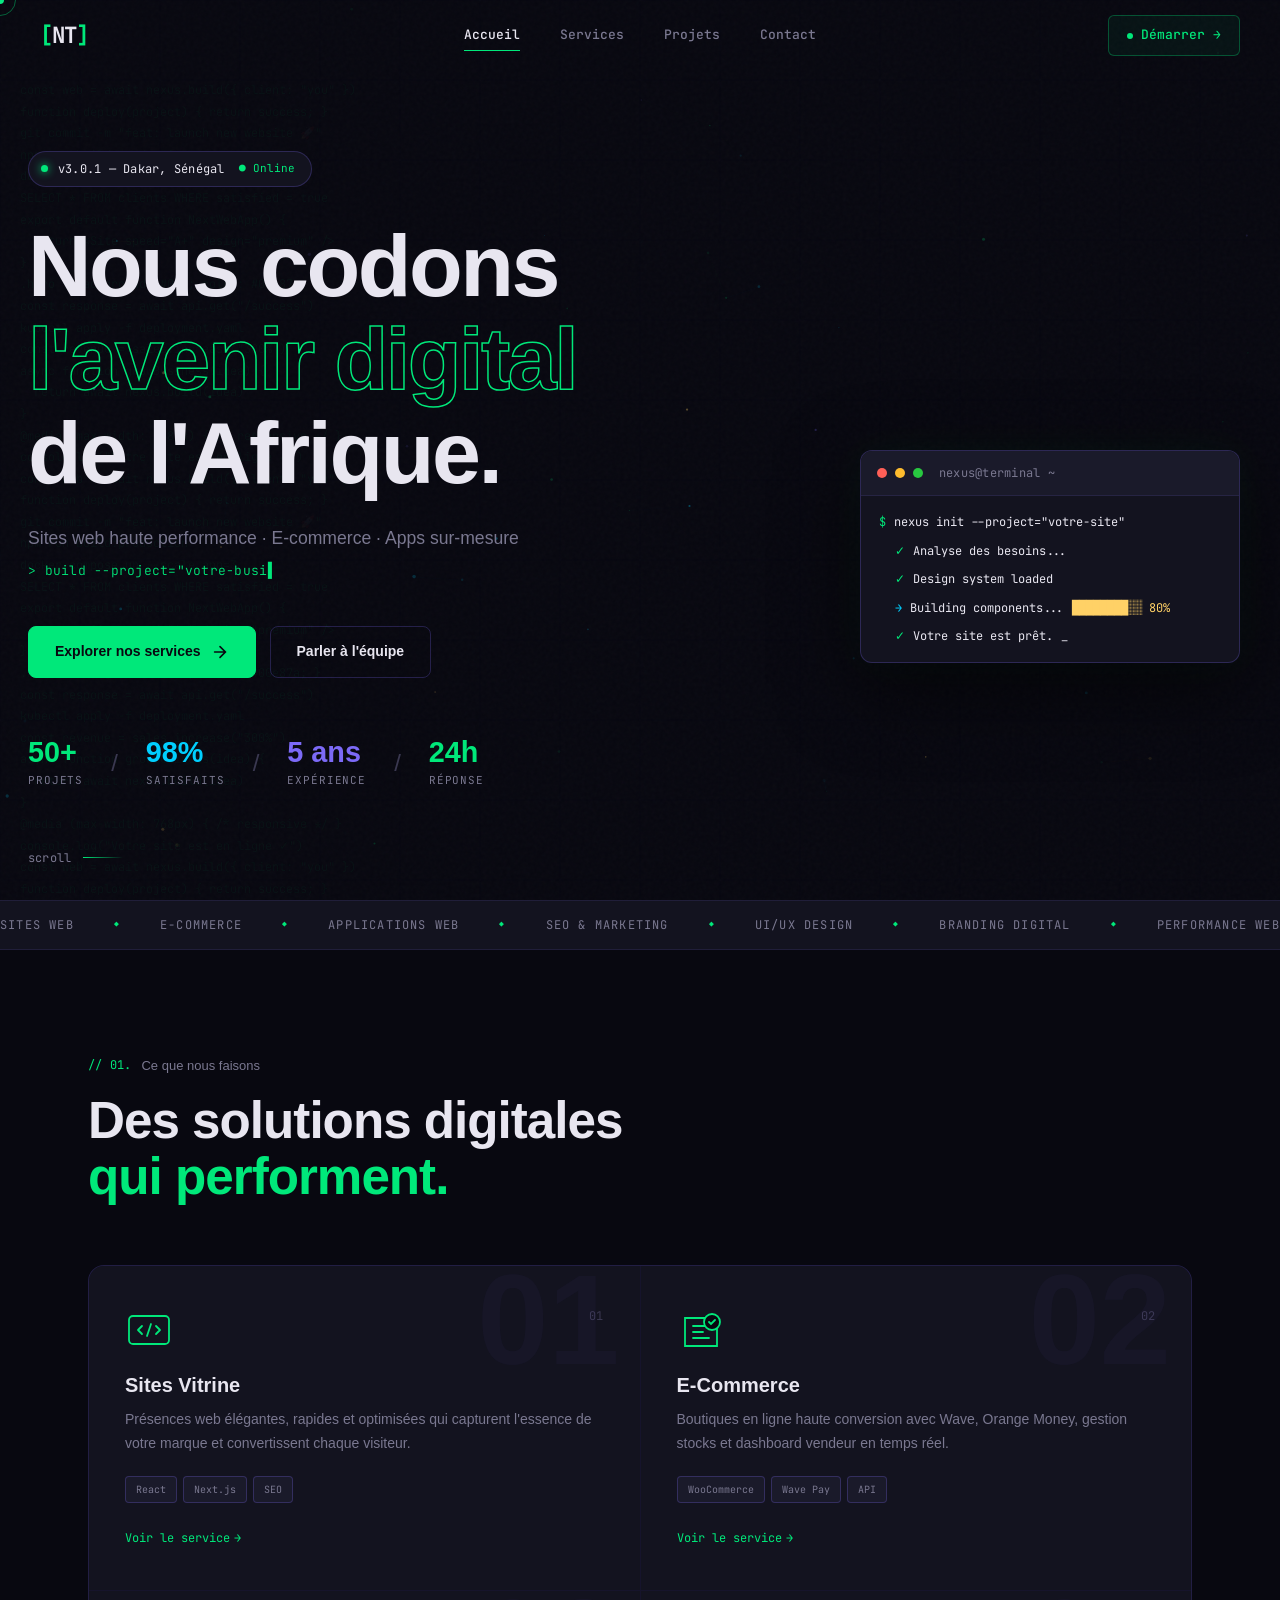
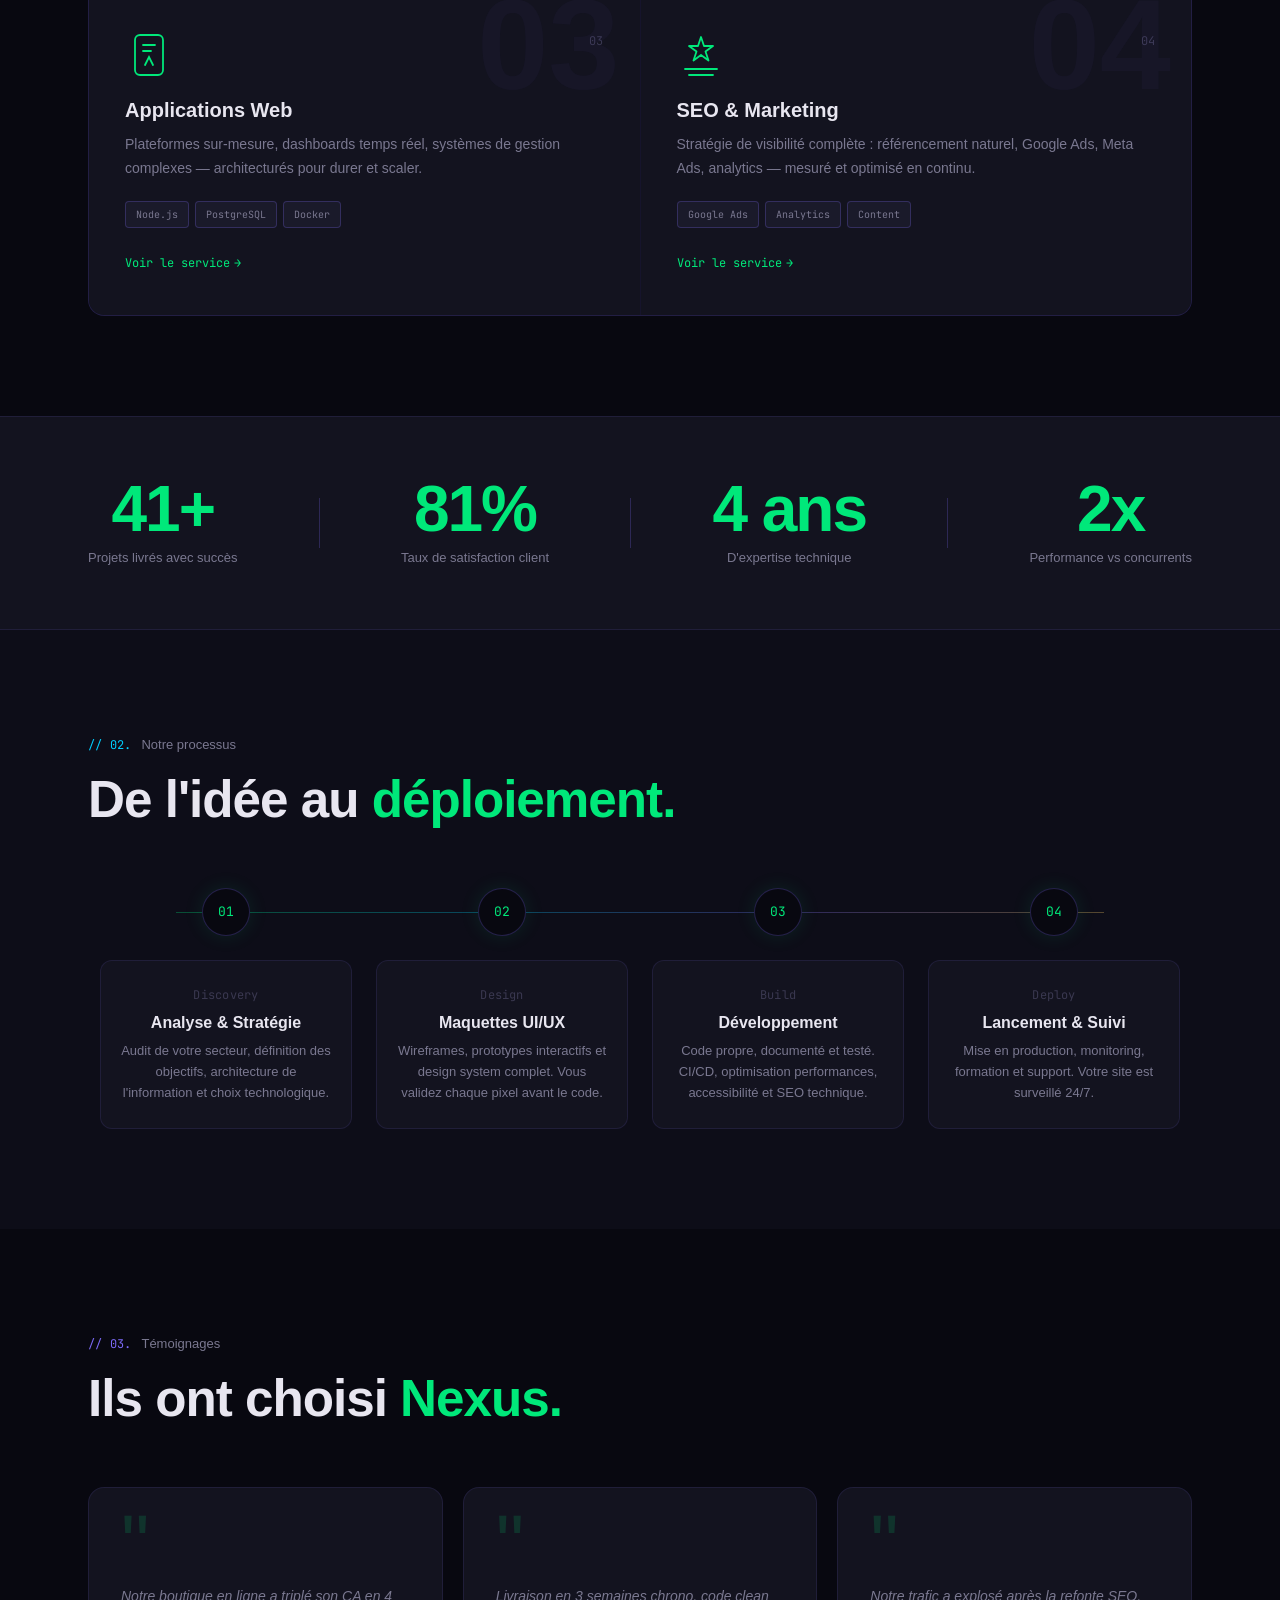
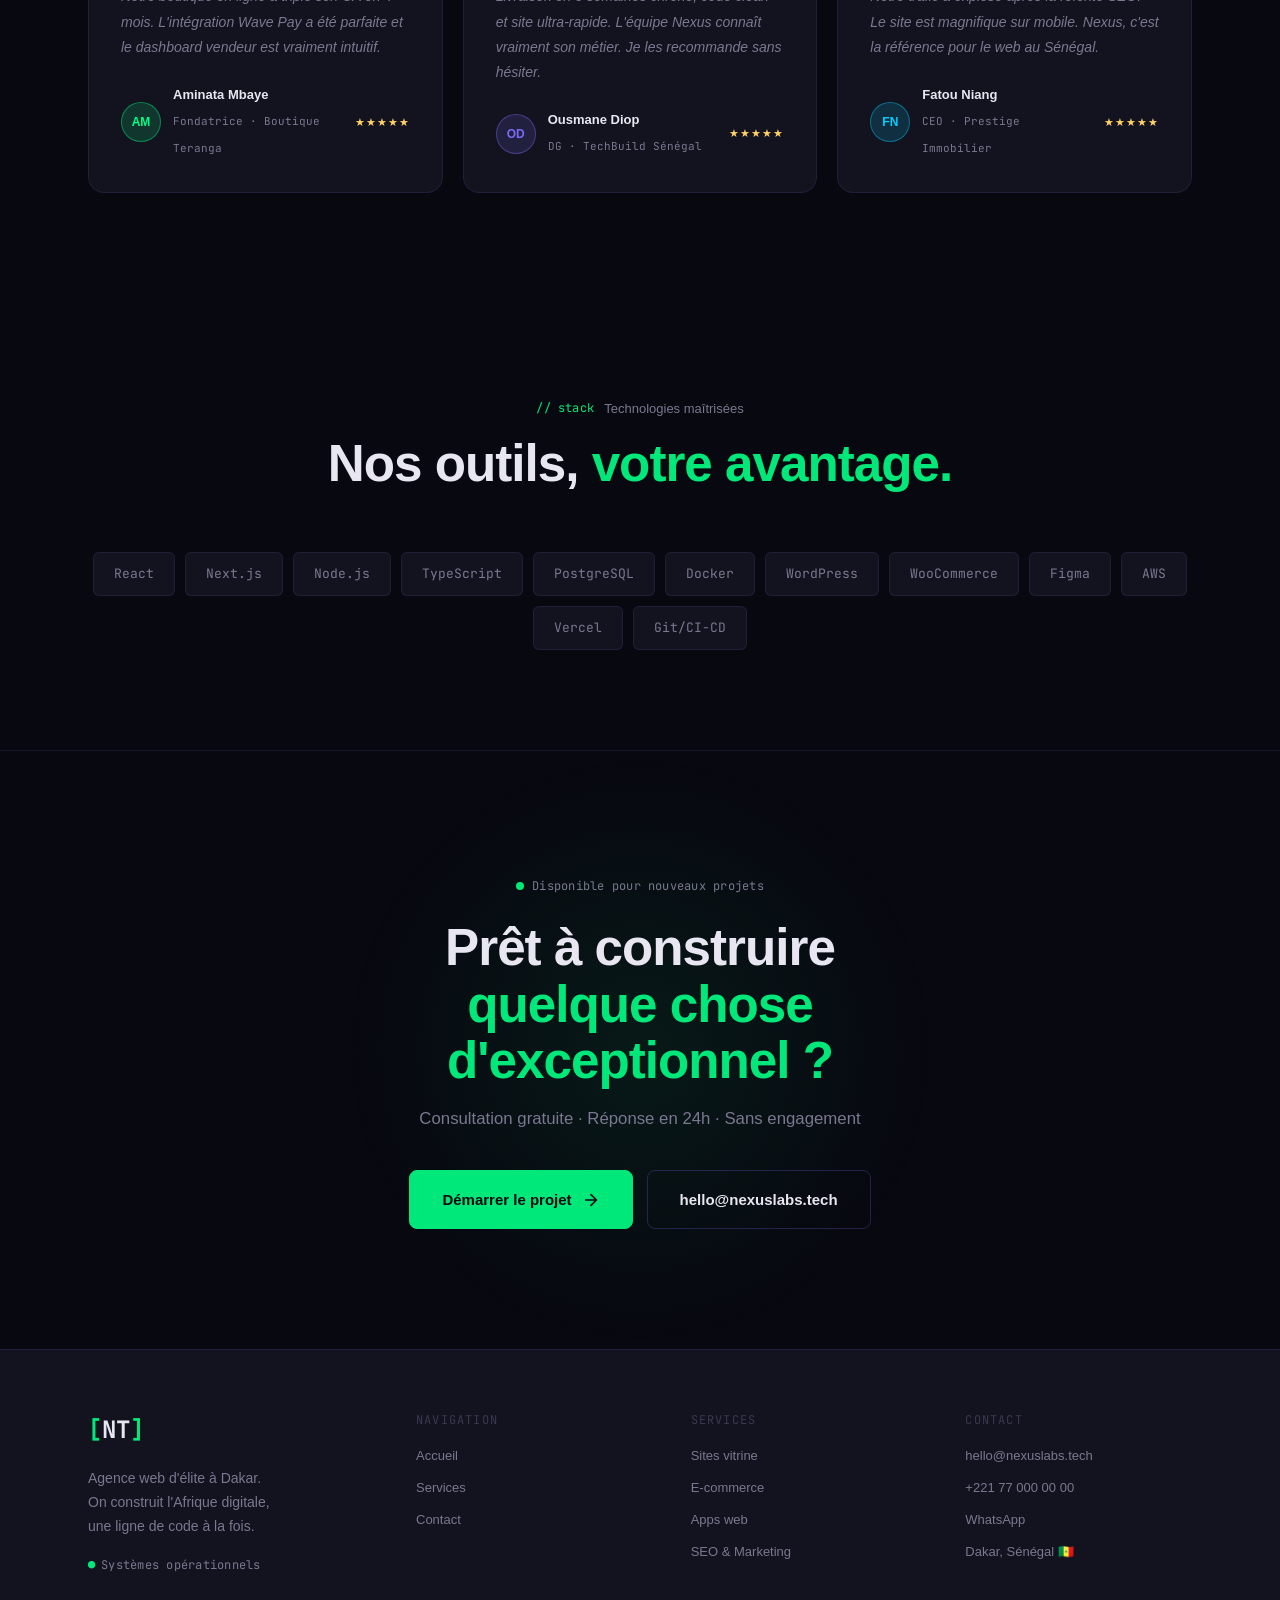
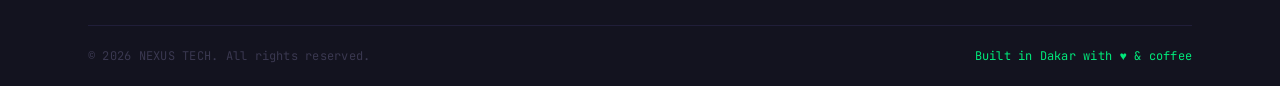
<file: index.html>
<!DOCTYPE html>
<html lang="fr">
<head>
  <meta charset="UTF-8"/>
  <meta name="viewport" content="width=device-width, initial-scale=1.0"/>
  <title>NEXUS TECH — Agence Web d'Élite · Dakar</title>
  <link rel="icon" type="image/png" href="logo-nt.png">
  <link rel="stylesheet" href="style.css"/>
  <link href="https://fonts.googleapis.com/css2?family=JetBrains+Mono:wght@300;400;500;700&family=Clash+Display:wght@400;500;600;700&family=Cabinet+Grotesk:wght@300;400;500;700;800&display=swap" rel="stylesheet"/>
  <!-- Fallback for Clash Display -->
  <link href="https://api.fontshare.com/v2/css?f[]=clash-display@400,500,600,700&f[]=cabinet-grotesk@300,400,500,700,800&display=swap" rel="stylesheet"/>
</head>
<body>

<!-- CUSTOM CURSOR -->
<div class="cursor" id="cursor"></div>
<div class="cursor-follower" id="cursorFollower"></div>

<!-- CANVAS BACKGROUND -->
<canvas id="bgCanvas"></canvas>

<!-- NOISE OVERLAY -->
<div class="noise"></div>

<!-- NAV -->
<nav class="nav" id="nav">
  <a href="index.html" class="nav-logo">
    <span class="logo-bracket">[</span>NT<span class="logo-bracket">]</span>
  </a>
  <div class="nav-center">
    <a href="index.html" class="nav-link active" data-text="Accueil">Accueil</a>
    <a href="services.html" class="nav-link" data-text="Services">Services</a>
    <a href="projets.html" class="nav-link" data-text="Projets">Projets</a>
    <a href="contact.html" class="nav-link" data-text="Contact">Contact</a>
  </div>
  <a href="contact.html" class="nav-cta">
    <span class="cta-dot"></span>
    Démarrer →
  </a>
  <button class="burger" id="burger">
    <div class="burger-lines">
      <span></span><span></span><span></span>
    </div>
  </button>
</nav>

<!-- MOBILE MENU -->
<div class="mobile-menu" id="mobileMenu">
  <div class="mobile-menu-inner">
    <a href="index.html" class="mob-link">
      <span class="mob-num">01.</span> Accueil
    </a>
    <a href="services.html" class="mob-link">
      <span class="mob-num">02.</span> Services
    </a>
    <a href="contact.html" class="mob-link">
      <span class="mob-num">03.</span> Contact
    </a>
    <a href="contact.html" class="mob-cta">Démarrer un projet →</a>
    <div class="mob-footer">
      <span class="mono-sm">hello@nexuslabs.tech</span>
      <span class="mono-sm">+221 77 000 00 00</span>
    </div>
  </div>
</div>

<!-- ===== HERO ===== -->
<section class="hero" id="hero">
  <div class="hero-code-bg" id="codeBg"></div>

  <div class="hero-content">
    <div class="hero-tag reveal">
      <span class="tag-dot"></span>
      <span class="mono-sm">v3.0.1 — Dakar, Sénégal</span>
      <span class="tag-status">● Online</span>
    </div>

    <div class="glitch-wrapper reveal delay-1">
      <h1 class="hero-title" data-text="Nous codons">Nous codons</h1>
      <h1 class="hero-title accent-line" data-text="l'avenir digital">l'avenir digital</h1>
      <h1 class="hero-title" data-text="de l'Afrique.">de l'Afrique.</h1>
    </div>

    <p class="hero-sub reveal delay-2">
      Sites web haute performance · E-commerce · Apps sur-mesure<br/>
      <span class="mono-sm typed-text" id="typedText"></span>
    </p>

    <div class="hero-actions reveal delay-3">
      <a href="services.html" class="btn btn-primary">
        <span>Explorer nos services</span>
        <svg viewBox="0 0 20 20" fill="none"><path d="M4 10h12M10 4l6 6-6 6" stroke="currentColor" stroke-width="1.8" stroke-linecap="round"/></svg>
      </a>
      <a href="contact.html" class="btn btn-outline">
        <span>Parler à l'équipe</span>
      </a>
    </div>
  </div>

  <div class="hero-terminal reveal delay-4">
    <div class="terminal">
      <div class="term-bar">
        <span class="term-dot red"></span>
        <span class="term-dot yellow"></span>
        <span class="term-dot green"></span>
        <span class="term-title mono-sm">nexus@terminal ~ </span>
      </div>
      <div class="term-body" id="termBody">
        <div class="term-line"><span class="term-prompt">$</span> <span class="term-cmd">nexus init --project="votre-site"</span></div>
        <div class="term-line out"><span class="c-green">✓</span> Analyse des besoins...</div>
        <div class="term-line out"><span class="c-green">✓</span> Design system loaded</div>
        <div class="term-line out"><span class="c-cyan">→</span> Building components... <span class="c-yellow">████████░░ 80%</span></div>
        <div class="term-line out blink-line"><span class="c-green">✓</span> Votre site est prêt. <span class="term-blink">_</span></div>
      </div>
    </div>
  </div>

  <div class="hero-metrics reveal delay-4">
    <div class="metric-pill">
      <span class="mpill-n c-green">50+</span>
      <span class="mpill-l">Projets</span>
    </div>
    <div class="metric-sep">/</div>
    <div class="metric-pill">
      <span class="mpill-n c-cyan">98%</span>
      <span class="mpill-l">Satisfaits</span>
    </div>
    <div class="metric-sep">/</div>
    <div class="metric-pill">
      <span class="mpill-n c-violet">5 ans</span>
      <span class="mpill-l">Expérience</span>
    </div>
    <div class="metric-sep">/</div>
    <div class="metric-pill">
      <span class="mpill-n c-green">24h</span>
      <span class="mpill-l">Réponse</span>
    </div>
  </div>

  <div class="scroll-hint">
    <span class="mono-sm">scroll</span>
    <div class="scroll-line"></div>
  </div>
</section>

<!-- ===== MARQUEE ===== -->
<div class="marquee-wrap">
  <div class="marquee-track">
    <span>Sites Web</span><span class="sep">◆</span>
    <span>E-Commerce</span><span class="sep">◆</span>
    <span>Applications Web</span><span class="sep">◆</span>
    <span>SEO & Marketing</span><span class="sep">◆</span>
    <span>UI/UX Design</span><span class="sep">◆</span>
    <span>Branding Digital</span><span class="sep">◆</span>
    <span>Performance Web</span><span class="sep">◆</span>
    <span>Sites Web</span><span class="sep">◆</span>
    <span>E-Commerce</span><span class="sep">◆</span>
    <span>Applications Web</span><span class="sep">◆</span>
    <span>SEO & Marketing</span><span class="sep">◆</span>
    <span>UI/UX Design</span><span class="sep">◆</span>
    <span>Branding Digital</span><span class="sep">◆</span>
    <span>Performance Web</span><span class="sep">◆</span>
  </div>
</div>

<!-- ===== SERVICES ===== -->
<section class="section services" id="services">
  <div class="container">
    <div class="section-head">
      <div class="section-label reveal">
        <span class="mono-sm c-green">// 01.</span>
        <span>Ce que nous faisons</span>
      </div>
      <h2 class="section-title reveal delay-1">
        Des solutions digitales<br/><em>qui performent.</em>
      </h2>
    </div>

    <div class="srv-grid">
      <div class="srv-card reveal" data-index="01">
        <div class="srv-top">
          <div class="srv-icon">
            <svg viewBox="0 0 48 48" fill="none"><rect x="4" y="10" width="40" height="28" rx="4" stroke="currentColor" stroke-width="1.8"/><path d="M17 28l-4-4 4-4M31 20l4 4-4 4M22 30l4-12" stroke="currentColor" stroke-width="1.8" stroke-linecap="round" stroke-linejoin="round"/></svg>
          </div>
          <span class="srv-num mono-sm">01</span>
        </div>
        <h3>Sites Vitrine</h3>
        <p>Présences web élégantes, rapides et optimisées qui capturent l'essence de votre marque et convertissent chaque visiteur.</p>
        <div class="srv-tags">
          <span>React</span><span>Next.js</span><span>SEO</span>
        </div>
        <a href="services.html" class="srv-link">Voir le service <span>→</span></a>
      </div>

      <div class="srv-card reveal delay-1" data-index="02">
        <div class="srv-top">
          <div class="srv-icon">
            <svg viewBox="0 0 48 48" fill="none"><path d="M8 12h32v28H8z" rx="3" stroke="currentColor" stroke-width="1.8"/><path d="M16 20h16M16 26h10M32 32H16" stroke="currentColor" stroke-width="1.8" stroke-linecap="round"/><circle cx="35" cy="16" r="8" fill="var(--bg)" stroke="currentColor" stroke-width="1.8"/><path d="M32 16l2 2 4-4" stroke="currentColor" stroke-width="1.8" stroke-linecap="round"/></svg>
          </div>
          <span class="srv-num mono-sm">02</span>
        </div>
        <h3>E-Commerce</h3>
        <p>Boutiques en ligne haute conversion avec Wave, Orange Money, gestion stocks et dashboard vendeur en temps réel.</p>
        <div class="srv-tags">
          <span>WooCommerce</span><span>Wave Pay</span><span>API</span>
        </div>
        <a href="services.html" class="srv-link">Voir le service <span>→</span></a>
      </div>

      <div class="srv-card reveal delay-2" data-index="03">
        <div class="srv-top">
          <div class="srv-icon">
            <svg viewBox="0 0 48 48" fill="none"><rect x="10" y="4" width="28" height="40" rx="5" stroke="currentColor" stroke-width="1.8"/><path d="M18 14h12M18 20h8M20 34l4-8 4 8" stroke="currentColor" stroke-width="1.8" stroke-linecap="round"/></svg>
          </div>
          <span class="srv-num mono-sm">03</span>
        </div>
        <h3>Applications Web</h3>
        <p>Plateformes sur-mesure, dashboards temps réel, systèmes de gestion complexes — architecturés pour durer et scaler.</p>
        <div class="srv-tags">
          <span>Node.js</span><span>PostgreSQL</span><span>Docker</span>
        </div>
        <a href="services.html" class="srv-link">Voir le service <span>→</span></a>
      </div>

      <div class="srv-card reveal delay-3" data-index="04">
        <div class="srv-top">
          <div class="srv-icon">
            <svg viewBox="0 0 48 48" fill="none"><path d="M24 6l3 9h9l-7.5 5.5 3 9L24 24l-7.5 5.5 3-9L12 15h9z" stroke="currentColor" stroke-width="1.8" stroke-linejoin="round"/><path d="M8 38h32M12 44h24" stroke="currentColor" stroke-width="1.8" stroke-linecap="round"/></svg>
          </div>
          <span class="srv-num mono-sm">04</span>
        </div>
        <h3>SEO & Marketing</h3>
        <p>Stratégie de visibilité complète : référencement naturel, Google Ads, Meta Ads, analytics — mesuré et optimisé en continu.</p>
        <div class="srv-tags">
          <span>Google Ads</span><span>Analytics</span><span>Content</span>
        </div>
        <a href="services.html" class="srv-link">Voir le service <span>→</span></a>
      </div>
    </div>
  </div>
</section>

<!-- ===== STATS BAND ===== -->
<div class="stats-band">
  <div class="container">
    <div class="stats-row">
      <div class="stat-block reveal">
        <div class="stat-num" data-count="50" data-suffix="+">0+</div>
        <div class="stat-lbl">Projets livrés avec succès</div>
      </div>
      <div class="stat-divider"></div>
      <div class="stat-block reveal delay-1">
        <div class="stat-num" data-count="98" data-suffix="%">0%</div>
        <div class="stat-lbl">Taux de satisfaction client</div>
      </div>
      <div class="stat-divider"></div>
      <div class="stat-block reveal delay-2">
        <div class="stat-num" data-count="5" data-suffix=" ans">0 ans</div>
        <div class="stat-lbl">D'expertise technique</div>
      </div>
      <div class="stat-divider"></div>
      <div class="stat-block reveal delay-3">
        <div class="stat-num" data-count="3" data-suffix="x">0x</div>
        <div class="stat-lbl">Performance vs concurrents</div>
      </div>
    </div>
  </div>
</div>

<!-- ===== PROCESS ===== -->
<section class="section process">
  <div class="container">
    <div class="section-head">
      <div class="section-label reveal">
        <span class="mono-sm c-cyan">// 02.</span>
        <span>Notre processus</span>
      </div>
      <h2 class="section-title reveal delay-1">
        De l'idée au <em>déploiement.</em>
      </h2>
    </div>

    <div class="process-timeline">
      <div class="process-line"></div>
      <div class="proc-step reveal">
        <div class="proc-num">01</div>
        <div class="proc-card">
          <span class="proc-tag mono-sm">Discovery</span>
          <h4>Analyse & Stratégie</h4>
          <p>Audit de votre secteur, définition des objectifs, architecture de l'information et choix technologique.</p>
        </div>
      </div>
      <div class="proc-step reveal delay-1">
        <div class="proc-num">02</div>
        <div class="proc-card">
          <span class="proc-tag mono-sm">Design</span>
          <h4>Maquettes UI/UX</h4>
          <p>Wireframes, prototypes interactifs et design system complet. Vous validez chaque pixel avant le code.</p>
        </div>
      </div>
      <div class="proc-step reveal delay-2">
        <div class="proc-num">03</div>
        <div class="proc-card">
          <span class="proc-tag mono-sm">Build</span>
          <h4>Développement</h4>
          <p>Code propre, documenté et testé. CI/CD, optimisation performances, accessibilité et SEO technique.</p>
        </div>
      </div>
      <div class="proc-step reveal delay-3">
        <div class="proc-num">04</div>
        <div class="proc-card">
          <span class="proc-tag mono-sm">Deploy</span>
          <h4>Lancement & Suivi</h4>
          <p>Mise en production, monitoring, formation et support. Votre site est surveillé 24/7.</p>
        </div>
      </div>
    </div>
  </div>
</section>

<!-- ===== TESTIMONIALS ===== -->
<section class="section testi-section">
  <div class="container">
    <div class="section-head">
      <div class="section-label reveal">
        <span class="mono-sm c-violet">// 03.</span>
        <span>Témoignages</span>
      </div>
      <h2 class="section-title reveal delay-1">Ils ont choisi <em>Nexus.</em></h2>
    </div>
    <div class="testi-grid">
      <div class="testi-card reveal">
        <div class="testi-quote">"</div>
        <p>Notre boutique en ligne a triplé son CA en 4 mois. L'intégration Wave Pay a été parfaite et le dashboard vendeur est vraiment intuitif.</p>
        <div class="testi-meta">
          <div class="testi-av" style="--av-color:#00ff88">AM</div>
          <div>
            <strong>Aminata Mbaye</strong>
            <span>Fondatrice · Boutique Teranga</span>
          </div>
          <div class="stars">★★★★★</div>
        </div>
      </div>
      <div class="testi-card reveal delay-1">
        <div class="testi-quote">"</div>
        <p>Livraison en 3 semaines chrono, code clean et site ultra-rapide. L'équipe Nexus connaît vraiment son métier. Je les recommande sans hésiter.</p>
        <div class="testi-meta">
          <div class="testi-av" style="--av-color:#7c6af7">OD</div>
          <div>
            <strong>Ousmane Diop</strong>
            <span>DG · TechBuild Sénégal</span>
          </div>
          <div class="stars">★★★★★</div>
        </div>
      </div>
      <div class="testi-card reveal delay-2">
        <div class="testi-quote">"</div>
        <p>Notre trafic a explosé après la refonte SEO. Le site est magnifique sur mobile. Nexus, c'est la référence pour le web au Sénégal.</p>
        <div class="testi-meta">
          <div class="testi-av" style="--av-color:#00cfff">FN</div>
          <div>
            <strong>Fatou Niang</strong>
            <span>CEO · Prestige Immobilier</span>
          </div>
          <div class="stars">★★★★★</div>
        </div>
      </div>
    </div>
  </div>
</section>

<!-- ===== TECH STACK ===== -->
<section class="section tech-section">
  <div class="container">
    <div class="section-head center">
      <div class="section-label reveal">
        <span class="mono-sm c-green">// stack</span>
        <span>Technologies maîtrisées</span>
      </div>
      <h2 class="section-title reveal delay-1">Nos outils, <em>votre avantage.</em></h2>
    </div>
    <div class="tech-grid reveal delay-2">
      <div class="tech-item">React</div>
      <div class="tech-item">Next.js</div>
      <div class="tech-item">Node.js</div>
      <div class="tech-item">TypeScript</div>
      <div class="tech-item">PostgreSQL</div>
      <div class="tech-item">Docker</div>
      <div class="tech-item">WordPress</div>
      <div class="tech-item">WooCommerce</div>
      <div class="tech-item">Figma</div>
      <div class="tech-item">AWS</div>
      <div class="tech-item">Vercel</div>
      <div class="tech-item">Git/CI-CD</div>
    </div>
  </div>
</section>

<!-- ===== CTA ===== -->
<section class="cta-section">
  <div class="cta-glow"></div>
  <div class="container">
    <div class="cta-inner reveal">
      <div class="cta-tag mono-sm">
        <span class="cta-dot pulsing"></span> Disponible pour nouveaux projets
      </div>
      <h2>Prêt à construire<br/><em>quelque chose d'exceptionnel ?</em></h2>
      <p>Consultation gratuite · Réponse en 24h · Sans engagement</p>
      <div class="cta-actions">
        <a href="contact.html" class="btn btn-primary btn-lg">
          <span>Démarrer le projet</span>
          <svg viewBox="0 0 20 20" fill="none"><path d="M4 10h12M10 4l6 6-6 6" stroke="currentColor" stroke-width="1.8" stroke-linecap="round"/></svg>
        </a>
        <a href="mailto:hello@nexuslabs.tech" class="btn btn-outline btn-lg">
          hello@nexuslabs.tech
        </a>
      </div>
    </div>
  </div>
</section>

<!-- ===== FOOTER ===== -->
<footer class="footer">
  <div class="container">
    <div class="footer-grid">
      <div class="footer-brand">
        <div class="foot-logo">
          <span class="logo-bracket">[</span>NT<span class="logo-bracket">]</span>
        </div>
        <p>Agence web d'élite à Dakar.<br/>On construit l'Afrique digitale,<br/>une ligne de code à la fois.</p>
        <div class="foot-badge mono-sm">
          <span class="c-green">●</span> Systèmes opérationnels
        </div>
      </div>
      <div class="footer-col">
        <div class="foot-label mono-sm">Navigation</div>
        <a href="index.html">Accueil</a>
        <a href="services.html">Services</a>
        <a href="contact.html">Contact</a>
      </div>
      <div class="footer-col">
        <div class="foot-label mono-sm">Services</div>
        <a href="services.html">Sites vitrine</a>
        <a href="services.html">E-commerce</a>
        <a href="services.html">Apps web</a>
        <a href="services.html">SEO & Marketing</a>
      </div>
      <div class="footer-col">
        <div class="foot-label mono-sm">Contact</div>
        <a href="mailto:hello@nexuslabs.tech">hello@nexuslabs.tech</a>
        <a href="tel:+221770000000">+221 77 000 00 00</a>
        <a href="#">WhatsApp</a>
        <span>Dakar, Sénégal 🇸🇳</span>
      </div>
    </div>
    <div class="footer-bottom">
      <span class="mono-sm">© 2026 NEXUS TECH. All rights reserved.</span>
      <span class="mono-sm c-green">Built in Dakar with ♥ &amp; coffee</span>
    </div>
  </div>
</footer>

<script src="main.js"></script>
</body>
</html>
</file>
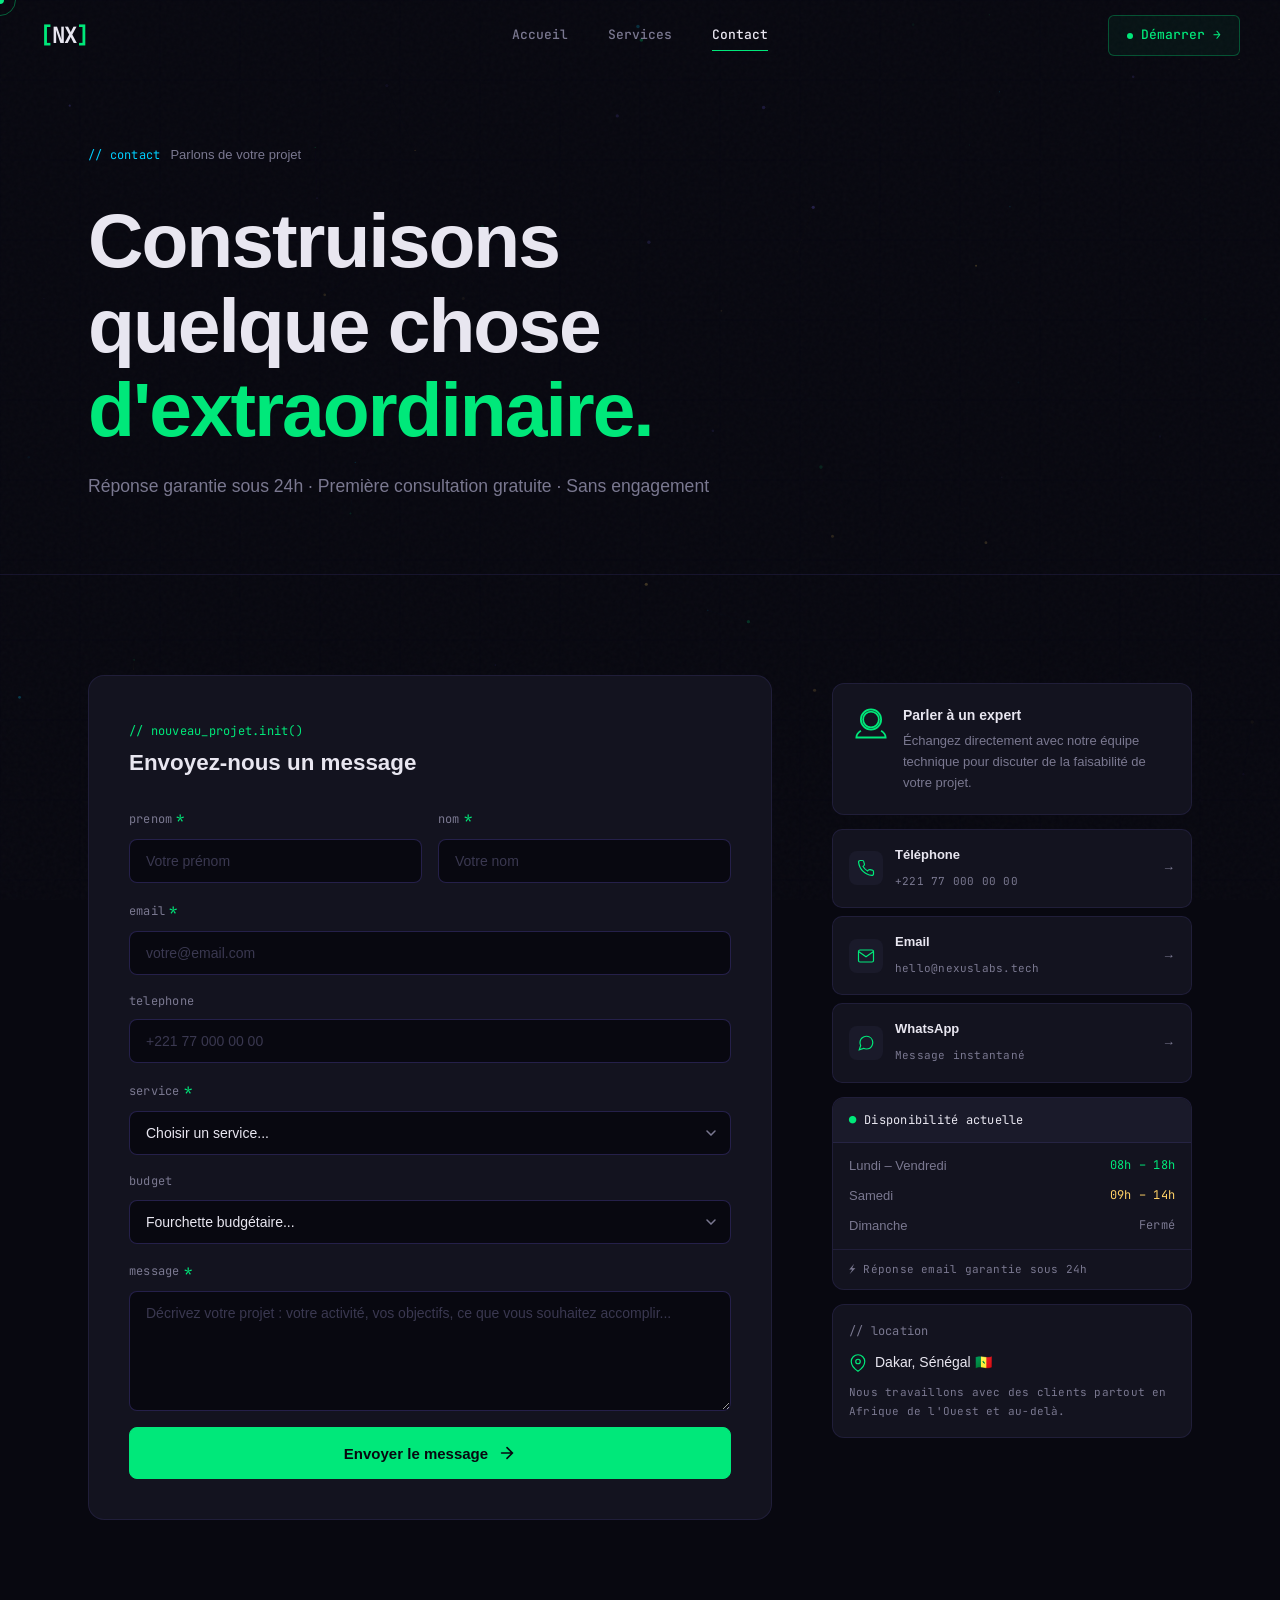
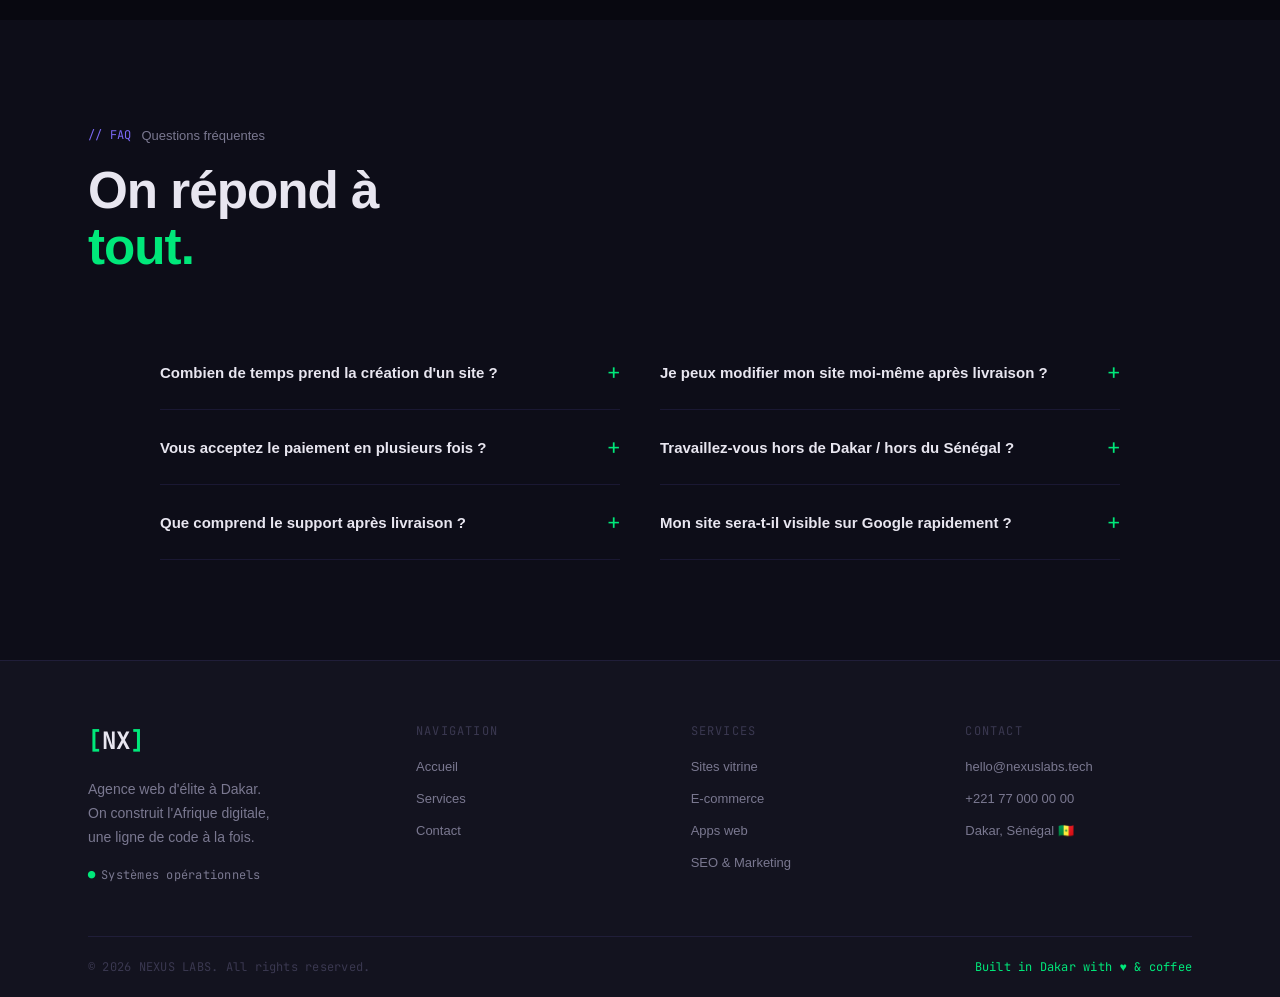
<file: Contact.html>
<!DOCTYPE html>
<html lang="fr">
<head>
  <meta charset="UTF-8"/>
  <meta name="viewport" content="width=device-width, initial-scale=1.0"/>
  <title>Contact — NEXUS LABS · Agence Web Dakar</title>
  <link rel="stylesheet" href="style.css"/>
  <link href="https://api.fontshare.com/v2/css?f[]=clash-display@400,500,600,700&f[]=cabinet-grotesk@300,400,500,700,800&display=swap" rel="stylesheet"/>
  <link href="https://fonts.googleapis.com/css2?family=JetBrains+Mono:wght@300;400;500;700&display=swap" rel="stylesheet"/>
</head>
<body>

<div class="cursor" id="cursor"></div>
<div class="cursor-follower" id="cursorFollower"></div>
<canvas id="bgCanvas"></canvas>
<div class="noise"></div>

<nav class="nav" id="nav">
  <a href="index.html" class="nav-logo"><span class="logo-bracket">[</span>NX<span class="logo-bracket">]</span></a>
  <div class="nav-center">
    <a href="index.html" class="nav-link">Accueil</a>
    <a href="services.html" class="nav-link">Services</a>
    <a href="contact.html" class="nav-link active">Contact</a>
  </div>
  <a href="contact.html" class="nav-cta"><span class="cta-dot"></span>Démarrer →</a>
  <button class="burger" id="burger">
    <div class="burger-lines"><span></span><span></span><span></span></div>
  </button>
</nav>

<div class="mobile-menu" id="mobileMenu">
  <div class="mobile-menu-inner">
    <a href="index.html" class="mob-link"><span class="mob-num">01.</span> Accueil</a>
    <a href="services.html" class="mob-link"><span class="mob-num">02.</span> Services</a>
    <a href="projets.html" class="mob-link"><span class="mob-num">03.</span> Projets</a>
    <a href="contact.html" class="mob-link"><span class="mob-num">04.</span> Contact</a>
    <a href="contact.html" class="mob-cta">Démarrer un projet →</a>
    <div class="mob-footer"><span class="mono-sm">hello@nexuslabs.tech</span></div>
  </div>
</div>

<!-- PAGE HERO -->
<section class="page-hero">
  <div class="container">
    <div class="ph-content">
      <div class="section-label reveal">
        <span class="mono-sm c-cyan">// contact</span>
        <span>Parlons de votre projet</span>
      </div>
      <h1 class="reveal delay-1">
        Construisons quelque chose<br/><em>d'extraordinaire.</em>
      </h1>
      <p class="ph-sub reveal delay-2">
        Réponse garantie sous 24h · Première consultation gratuite · Sans engagement
      </p>
    </div>
  </div>
</section>

<!-- CONTACT MAIN -->
<section class="section contact-section">
  <div class="container">
    <div class="contact-layout">

      <!-- FORM -->
      <div class="contact-form-box reveal">
        <div class="form-header">
          <span class="mono-sm c-green">// nouveau_projet.init()</span>
          <h3>Envoyez-nous un message</h3>
        </div>

        <form class="contact-form" id="contactForm" novalidate>
          <div class="field-row">
            <div class="field-group">
              <label class="field-label">
                <span class="mono-sm c-text2">prenom</span>
                <span class="req c-green">*</span>
              </label>
              <input type="text" name="prenom" placeholder="Votre prénom" required/>
            </div>
            <div class="field-group">
              <label class="field-label">
                <span class="mono-sm c-text2">nom</span>
                <span class="req c-green">*</span>
              </label>
              <input type="text" name="nom" placeholder="Votre nom" required/>
            </div>
          </div>

          <div class="field-group">
            <label class="field-label">
              <span class="mono-sm c-text2">email</span>
              <span class="req c-green">*</span>
            </label>
            <input type="email" name="email" placeholder="votre@email.com" required/>
          </div>

          <div class="field-group">
            <label class="field-label">
              <span class="mono-sm c-text2">telephone</span>
            </label>
            <input type="tel" name="tel" placeholder="+221 77 000 00 00"/>
          </div>

          <div class="field-group">
            <label class="field-label">
              <span class="mono-sm c-text2">service</span>
              <span class="req c-green">*</span>
            </label>
            <select name="service" required>
              <option value="" disabled selected>Choisir un service...</option>
              <option>Site vitrine</option>
              <option>E-commerce</option>
              <option>Application web</option>
              <option>SEO & Marketing</option>
              <option>Je ne sais pas encore</option>
            </select>
          </div>

          <div class="field-group">
            <label class="field-label">
              <span class="mono-sm c-text2">budget</span>
            </label>
            <select name="budget">
              <option value="" disabled selected>Fourchette budgétaire...</option>
              <option>250 000 – 500 000 FCFA</option>
              <option>500 000 – 1 000 000 FCFA</option>
              <option>Plus de 1 000 000 FCFA</option>
              <option>Je ne sais pas encore</option>
            </select>
          </div>

          <div class="field-group">
            <label class="field-label">
              <span class="mono-sm c-text2">message</span>
              <span class="req c-green">*</span>
            </label>
            <textarea name="message" rows="5" placeholder="Décrivez votre projet : votre activité, vos objectifs, ce que vous souhaitez accomplir..." required></textarea>
          </div>

          <button type="submit" class="btn btn-primary btn-full btn-lg" id="submitBtn">
            <span id="btnText">Envoyer le message</span>
            <svg viewBox="0 0 20 20" fill="none"><path d="M4 10h12M10 4l6 6-6 6" stroke="currentColor" stroke-width="1.8" stroke-linecap="round"/></svg>
          </button>
        </form>

        <div class="form-success" id="formSuccess">
          <div class="success-ring">
            <svg viewBox="0 0 60 60" fill="none"><circle cx="30" cy="30" r="28" stroke="var(--green)" stroke-width="2"/><path d="M18 30l9 9 15-18" stroke="var(--green)" stroke-width="2.5" stroke-linecap="round" stroke-linejoin="round"/></svg>
          </div>
          <h3>Message envoyé !</h3>
          <p>Notre équipe vous répondra dans les <span class="c-green">24 heures</span>. On a hâte de travailler avec vous.</p>
          <a href="index.html" class="btn btn-outline" style="margin-top:2rem">Retour à l'accueil</a>
        </div>
      </div>

      <!-- INFOS -->
      <div class="contact-sidebar">
        <div class="contact-info-block reveal delay-1">
          <div class="cib-icon">
            <svg viewBox="0 0 32 32" fill="none"><path d="M16 3a9 9 0 100 18A9 9 0 0016 3zm0 2a7 7 0 110 14A7 7 0 0116 5zM7 22c-2.8 1.8-4 4-4 6h26c0-2-1.2-4.2-4-6" stroke="currentColor" stroke-width="1.6"/></svg>
          </div>
          <div>
            <strong>Parler à un expert</strong>
            <p>Échangez directement avec notre équipe technique pour discuter de la faisabilité de votre projet.</p>
          </div>
        </div>

        <div class="contact-channels reveal delay-2">
          <a href="tel:+221770000000" class="channel-btn">
            <div class="channel-icon">
              <svg viewBox="0 0 24 24" fill="none"><path d="M22 16.9v3a2 2 0 01-2.2 2A19.8 19.8 0 012.1 4.2 2 2 0 014.1 2h3a2 2 0 012 1.7c.1 1 .4 2 .7 2.8a2 2 0 01-.4 2.1L8.1 9.9a16 16 0 006 6l1.3-1.3a2 2 0 012.1-.4c.8.4 1.8.6 2.8.7A2 2 0 0122 16.9z" stroke="currentColor" stroke-width="1.6"/></svg>
            </div>
            <div>
              <strong>Téléphone</strong>
              <span class="mono-sm">+221 77 000 00 00</span>
            </div>
            <span class="channel-arrow">→</span>
          </a>

          <a href="mailto:hello@nexuslabs.tech" class="channel-btn">
            <div class="channel-icon">
              <svg viewBox="0 0 24 24" fill="none"><path d="M4 4h16c1.1 0 2 .9 2 2v12c0 1.1-.9 2-2 2H4c-1.1 0-2-.9-2-2V6c0-1.1.9-2 2-2z" stroke="currentColor" stroke-width="1.6"/><path d="M22 6l-10 7L2 6" stroke="currentColor" stroke-width="1.6"/></svg>
            </div>
            <div>
              <strong>Email</strong>
              <span class="mono-sm">hello@nexuslabs.tech</span>
            </div>
            <span class="channel-arrow">→</span>
          </a>

          <a href="#" class="channel-btn">
            <div class="channel-icon">
              <svg viewBox="0 0 24 24" fill="none"><path d="M21 11.5a8.4 8.4 0 01-.9 3.8 8.5 8.5 0 01-7.6 4.7 8.4 8.4 0 01-3.8-.9L3 21l1.9-5.7a8.4 8.4 0 01-.9-3.8 8.5 8.5 0 014.7-7.6 8.4 8.4 0 013.8-.9h.5a8.5 8.5 0 018 8v.5z" stroke="currentColor" stroke-width="1.6"/></svg>
            </div>
            <div>
              <strong>WhatsApp</strong>
              <span class="mono-sm">Message instantané</span>
            </div>
            <span class="channel-arrow">→</span>
          </a>
        </div>

        <div class="availability-card reveal delay-3">
          <div class="avail-header mono-sm">
            <span class="c-green">●</span> Disponibilité actuelle
          </div>
          <div class="avail-body">
            <div class="avail-row">
              <span>Lundi – Vendredi</span>
              <span class="c-green mono-sm">08h – 18h</span>
            </div>
            <div class="avail-row">
              <span>Samedi</span>
              <span class="c-yellow mono-sm">09h – 14h</span>
            </div>
            <div class="avail-row">
              <span>Dimanche</span>
              <span class="c-text2 mono-sm">Fermé</span>
            </div>
          </div>
          <div class="avail-note mono-sm">
            ⚡ Réponse email garantie sous 24h
          </div>
        </div>

        <div class="location-card reveal delay-4">
          <div class="loc-header mono-sm c-text2">// location</div>
          <div class="loc-body">
            <svg viewBox="0 0 24 24" fill="none" width="18" height="18"><path d="M21 10c0 7-9 13-9 13s-9-6-9-13a9 9 0 1118 0z" stroke="var(--green)" stroke-width="1.6"/><circle cx="12" cy="10" r="3" stroke="var(--green)" stroke-width="1.6"/></svg>
            <span>Dakar, Sénégal 🇸🇳</span>
          </div>
          <p class="mono-sm" style="font-size:11px;color:var(--text2);margin-top:8px">Nous travaillons avec des clients partout en Afrique de l'Ouest et au-delà.</p>
        </div>
      </div>
    </div>
  </div>
</section>

<!-- FAQ -->
<section class="section faq-section">
  <div class="container">
    <div class="section-head">
      <div class="section-label reveal">
        <span class="mono-sm c-violet">// FAQ</span>
        <span>Questions fréquentes</span>
      </div>
      <h2 class="section-title reveal delay-1">On répond à<br/><em>tout.</em></h2>
    </div>
    <div class="faq-grid">
      <div class="faq-item reveal">
        <button class="faq-q" onclick="toggleFaq(this)">
          Combien de temps prend la création d'un site ?
          <span class="faq-ico">+</span>
        </button>
        <div class="faq-ans">
          <p>Site vitrine : 2–3 semaines. E-commerce : 3–5 semaines. Application sur-mesure : défini lors du kick-off. On respecte toujours les délais contractuels — c'est notre réputation.</p>
        </div>
      </div>
      <div class="faq-item reveal delay-1">
        <button class="faq-q" onclick="toggleFaq(this)">
          Je peux modifier mon site moi-même après livraison ?
          <span class="faq-ico">+</span>
        </button>
        <div class="faq-ans">
          <p>Absolument. Chaque site est livré avec un CMS intuitif. Formation complète incluse dans tous les forfaits. Vous n'avez besoin d'aucune compétence technique pour mettre à jour vos contenus.</p>
        </div>
      </div>
      <div class="faq-item reveal delay-2">
        <button class="faq-q" onclick="toggleFaq(this)">
          Vous acceptez le paiement en plusieurs fois ?
          <span class="faq-ico">+</span>
        </button>
        <div class="faq-ans">
          <p>Oui. Acompte 50% au démarrage, solde à la livraison. Pour les projets importants, un échelonnement en 3 paiements peut être négocié. On accepte Wave, Orange Money et virement bancaire.</p>
        </div>
      </div>
      <div class="faq-item reveal delay-3">
        <button class="faq-q" onclick="toggleFaq(this)">
          Travaillez-vous hors de Dakar / hors du Sénégal ?
          <span class="faq-ico">+</span>
        </button>
        <div class="faq-ans">
          <p>Oui. On travaille avec des clients dans tout le Sénégal et en Afrique de l'Ouest. Toute la coordination se fait via WhatsApp, Zoom ou Notion. La distance n'a jamais été un obstacle.</p>
        </div>
      </div>
      <div class="faq-item reveal delay-4">
        <button class="faq-q" onclick="toggleFaq(this)">
          Que comprend le support après livraison ?
          <span class="faq-ico">+</span>
        </button>
        <div class="faq-ans">
          <p>Chaque forfait inclut une période de support (1, 3 ou 12 mois selon le plan). On propose ensuite des contrats de maintenance mensuelle : mises à jour sécurité, backups, hébergement et modifications mineures.</p>
        </div>
      </div>
      <div class="faq-item reveal delay-5">
        <button class="faq-q" onclick="toggleFaq(this)">
          Mon site sera-t-il visible sur Google rapidement ?
          <span class="faq-ico">+</span>
        </button>
        <div class="faq-ans">
          <p>Le SEO de base est inclus dans tous les forfaits (structure, balises, sitemap, vitesse). Pour des résultats en première page, notre service SEO mensuel optimise et propulse votre site progressivement.</p>
        </div>
      </div>
    </div>
  </div>
</section>

<footer class="footer">
  <div class="container">
    <div class="footer-grid">
      <div class="footer-brand">
        <div class="foot-logo"><span class="logo-bracket">[</span>NX<span class="logo-bracket">]</span></div>
        <p>Agence web d'élite à Dakar.<br/>On construit l'Afrique digitale,<br/>une ligne de code à la fois.</p>
        <div class="foot-badge mono-sm"><span class="c-green">●</span> Systèmes opérationnels</div>
      </div>
      <div class="footer-col">
        <div class="foot-label mono-sm">Navigation</div>
        <a href="index.html">Accueil</a><a href="services.html">Services</a><a href="contact.html">Contact</a>
      </div>
      <div class="footer-col">
        <div class="foot-label mono-sm">Services</div>
        <a href="services.html">Sites vitrine</a><a href="services.html">E-commerce</a><a href="services.html">Apps web</a><a href="services.html">SEO & Marketing</a>
      </div>
      <div class="footer-col">
        <div class="foot-label mono-sm">Contact</div>
        <a href="mailto:hello@nexuslabs.tech">hello@nexuslabs.tech</a>
        <a href="tel:+221770000000">+221 77 000 00 00</a>
        <span>Dakar, Sénégal 🇸🇳</span>
      </div>
    </div>
    <div class="footer-bottom">
      <span class="mono-sm">© 2026 NEXUS LABS. All rights reserved.</span>
      <span class="mono-sm c-green">Built in Dakar with ♥ &amp; coffee</span>
    </div>
  </div>
</footer>

<script src="main.js"></script>
</body>
</html>
</file>
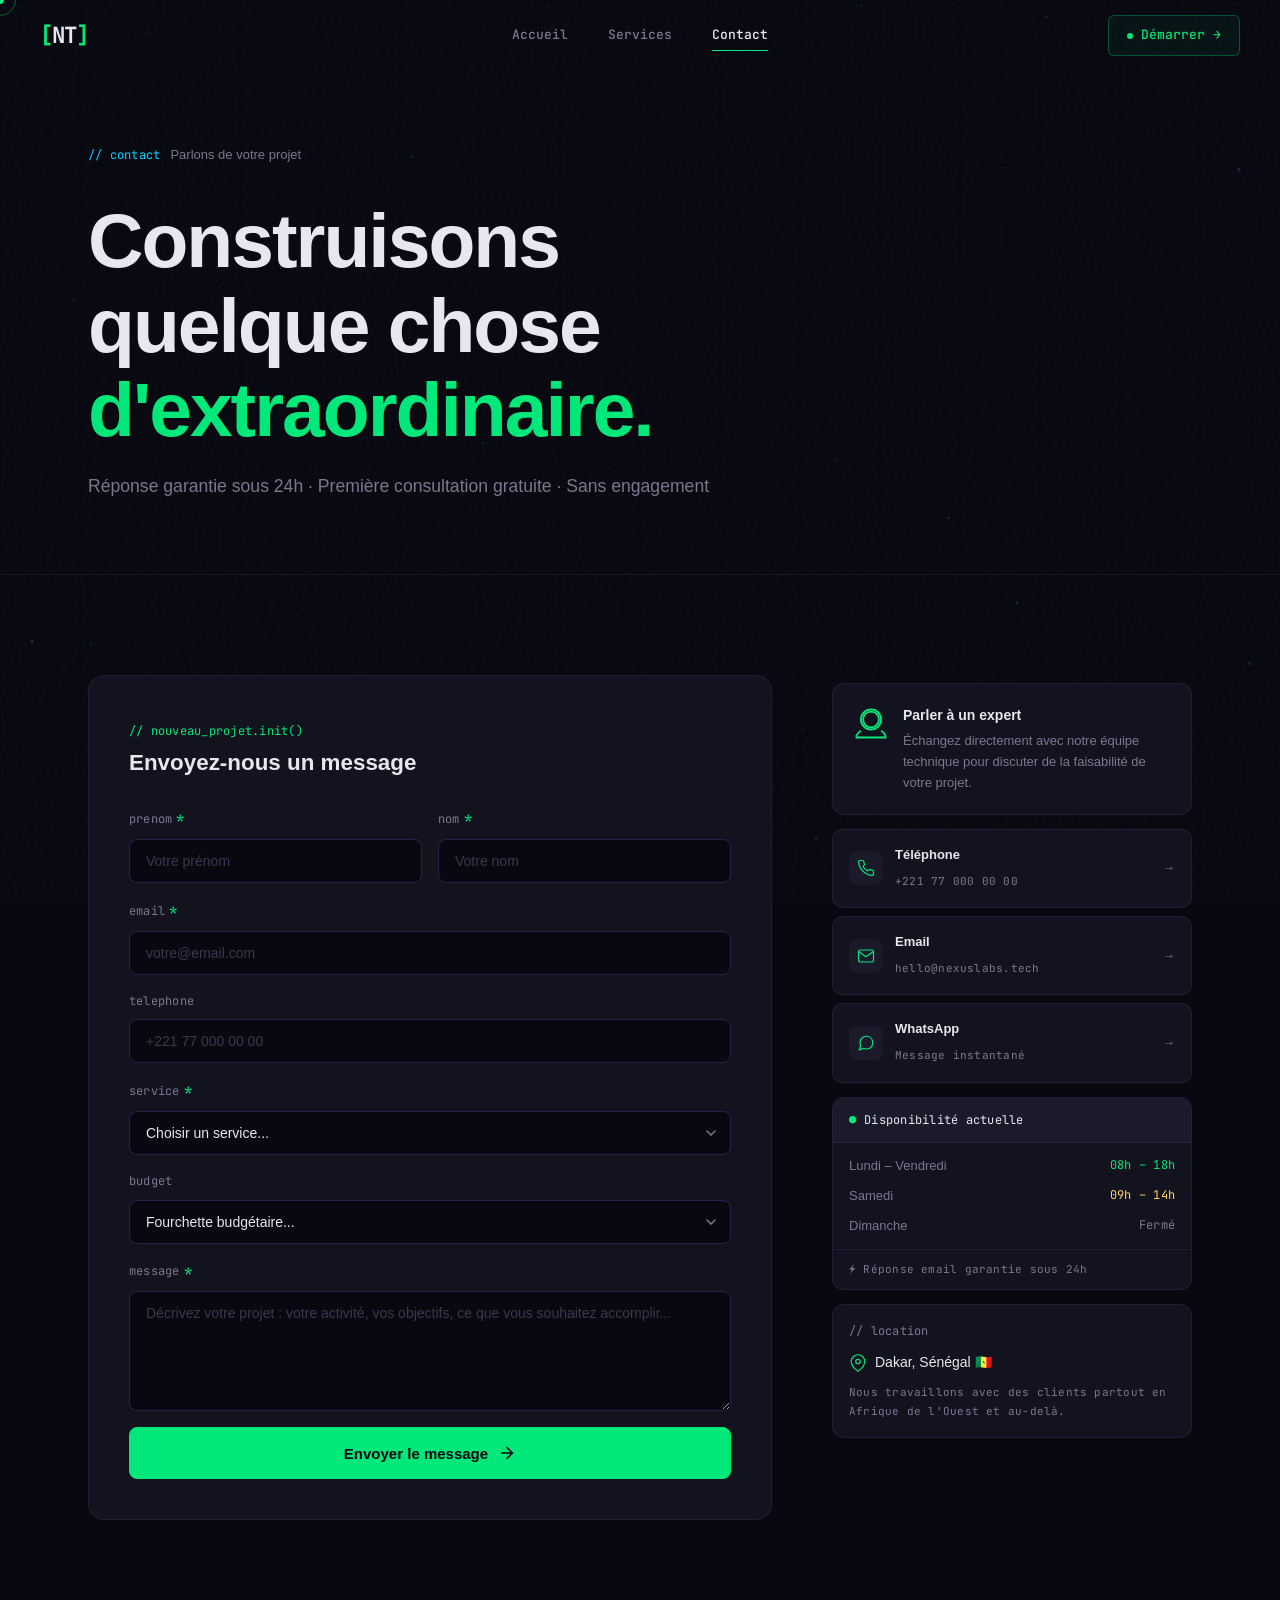
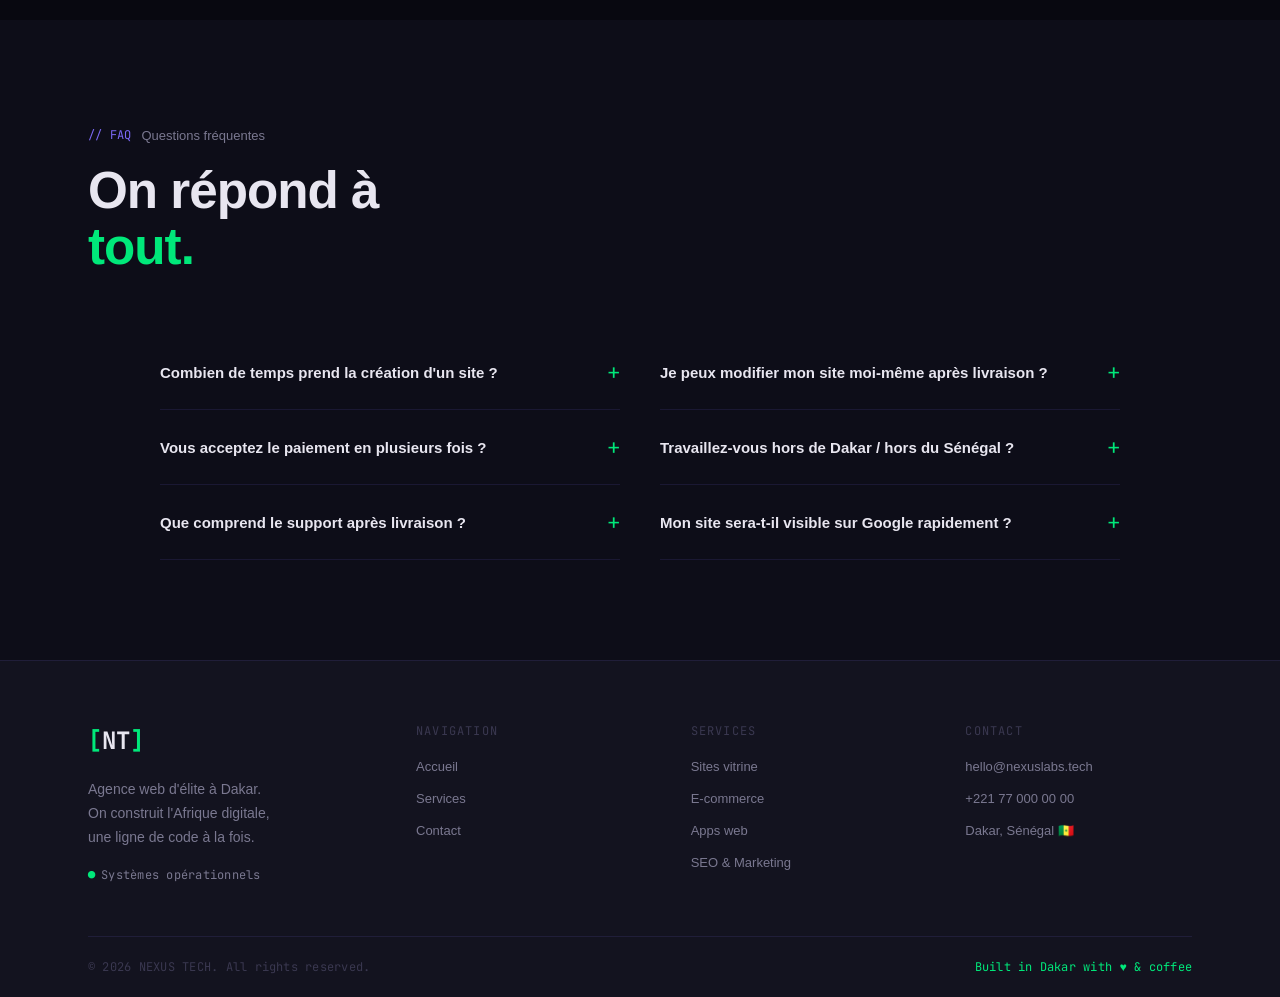
<file: contact.html>
<!DOCTYPE html>
<html lang="fr">
<head>
  <meta charset="UTF-8"/>
  <meta name="viewport" content="width=device-width, initial-scale=1.0"/>
  <title>Contact — NEXUS TECH · Agence Web Dakar</title>
  <link rel="icon" type="image/png" href="logo-nt.png">
  <link rel="stylesheet" href="style.css"/>
  <link href="https://api.fontshare.com/v2/css?f[]=clash-display@400,500,600,700&f[]=cabinet-grotesk@300,400,500,700,800&display=swap" rel="stylesheet"/>
  <link href="https://fonts.googleapis.com/css2?family=JetBrains+Mono:wght@300;400;500;700&display=swap" rel="stylesheet"/>
</head>
<body>

<div class="cursor" id="cursor"></div>
<div class="cursor-follower" id="cursorFollower"></div>
<canvas id="bgCanvas"></canvas>
<div class="noise"></div>

<nav class="nav" id="nav">
  <a href="index.html" class="nav-logo"><span class="logo-bracket">[</span>NT<span class="logo-bracket">]</span></a>
  <div class="nav-center">
    <a href="index.html" class="nav-link">Accueil</a>
    <a href="services.html" class="nav-link">Services</a>
    <a href="contact.html" class="nav-link active">Contact</a>
  </div>
  <a href="contact.html" class="nav-cta"><span class="cta-dot"></span>Démarrer →</a>
  <button class="burger" id="burger">
    <div class="burger-lines"><span></span><span></span><span></span></div>
  </button>
</nav>

<div class="mobile-menu" id="mobileMenu">
  <div class="mobile-menu-inner">
    <a href="index.html" class="mob-link"><span class="mob-num">01.</span> Accueil</a>
    <a href="services.html" class="mob-link"><span class="mob-num">02.</span> Services</a>
    <a href="projets.html" class="mob-link"><span class="mob-num">03.</span> Projets</a>
    <a href="contact.html" class="mob-link"><span class="mob-num">04.</span> Contact</a>
    <a href="contact.html" class="mob-cta">Démarrer un projet →</a>
    <div class="mob-footer"><span class="mono-sm">hello@nexuslabs.tech</span></div>
  </div>
</div>

<!-- PAGE HERO -->
<section class="page-hero">
  <div class="container">
    <div class="ph-content">
      <div class="section-label reveal">
        <span class="mono-sm c-cyan">// contact</span>
        <span>Parlons de votre projet</span>
      </div>
      <h1 class="reveal delay-1">
        Construisons quelque chose<br/><em>d'extraordinaire.</em>
      </h1>
      <p class="ph-sub reveal delay-2">
        Réponse garantie sous 24h · Première consultation gratuite · Sans engagement
      </p>
    </div>
  </div>
</section>

<!-- CONTACT MAIN -->
<section class="section contact-section">
  <div class="container">
    <div class="contact-layout">

      <!-- FORM -->
      <div class="contact-form-box reveal">
        <div class="form-header">
          <span class="mono-sm c-green">// nouveau_projet.init()</span>
          <h3>Envoyez-nous un message</h3>
        </div>

        <form class="contact-form" id="contactForm" novalidate>
          <div class="field-row">
            <div class="field-group">
              <label class="field-label">
                <span class="mono-sm c-text2">prenom</span>
                <span class="req c-green">*</span>
              </label>
              <input type="text" name="prenom" placeholder="Votre prénom" required/>
            </div>
            <div class="field-group">
              <label class="field-label">
                <span class="mono-sm c-text2">nom</span>
                <span class="req c-green">*</span>
              </label>
              <input type="text" name="nom" placeholder="Votre nom" required/>
            </div>
          </div>

          <div class="field-group">
            <label class="field-label">
              <span class="mono-sm c-text2">email</span>
              <span class="req c-green">*</span>
            </label>
            <input type="email" name="email" placeholder="votre@email.com" required/>
          </div>

          <div class="field-group">
            <label class="field-label">
              <span class="mono-sm c-text2">telephone</span>
            </label>
            <input type="tel" name="tel" placeholder="+221 77 000 00 00"/>
          </div>

          <div class="field-group">
            <label class="field-label">
              <span class="mono-sm c-text2">service</span>
              <span class="req c-green">*</span>
            </label>
            <select name="service" required>
              <option value="" disabled selected>Choisir un service...</option>
              <option>Site vitrine</option>
              <option>E-commerce</option>
              <option>Application web</option>
              <option>SEO & Marketing</option>
              <option>Je ne sais pas encore</option>
            </select>
          </div>

          <div class="field-group">
            <label class="field-label">
              <span class="mono-sm c-text2">budget</span>
            </label>
            <select name="budget">
              <option value="" disabled selected>Fourchette budgétaire...</option>
              <option>250 000 – 500 000 FCFA</option>
              <option>500 000 – 1 000 000 FCFA</option>
              <option>Plus de 1 000 000 FCFA</option>
              <option>Je ne sais pas encore</option>
            </select>
          </div>

          <div class="field-group">
            <label class="field-label">
              <span class="mono-sm c-text2">message</span>
              <span class="req c-green">*</span>
            </label>
            <textarea name="message" rows="5" placeholder="Décrivez votre projet : votre activité, vos objectifs, ce que vous souhaitez accomplir..." required></textarea>
          </div>

          <button type="submit" class="btn btn-primary btn-full btn-lg" id="submitBtn">
            <span id="btnText">Envoyer le message</span>
            <svg viewBox="0 0 20 20" fill="none"><path d="M4 10h12M10 4l6 6-6 6" stroke="currentColor" stroke-width="1.8" stroke-linecap="round"/></svg>
          </button>
        </form>

        <div class="form-success" id="formSuccess">
          <div class="success-ring">
            <svg viewBox="0 0 60 60" fill="none"><circle cx="30" cy="30" r="28" stroke="var(--green)" stroke-width="2"/><path d="M18 30l9 9 15-18" stroke="var(--green)" stroke-width="2.5" stroke-linecap="round" stroke-linejoin="round"/></svg>
          </div>
          <h3>Message envoyé !</h3>
          <p>Notre équipe vous répondra dans les <span class="c-green">24 heures</span>. On a hâte de travailler avec vous.</p>
          <a href="index.html" class="btn btn-outline" style="margin-top:2rem">Retour à l'accueil</a>
        </div>
      </div>

      <!-- INFOS -->
      <div class="contact-sidebar">
        <div class="contact-info-block reveal delay-1">
          <div class="cib-icon">
            <svg viewBox="0 0 32 32" fill="none"><path d="M16 3a9 9 0 100 18A9 9 0 0016 3zm0 2a7 7 0 110 14A7 7 0 0116 5zM7 22c-2.8 1.8-4 4-4 6h26c0-2-1.2-4.2-4-6" stroke="currentColor" stroke-width="1.6"/></svg>
          </div>
          <div>
            <strong>Parler à un expert</strong>
            <p>Échangez directement avec notre équipe technique pour discuter de la faisabilité de votre projet.</p>
          </div>
        </div>

        <div class="contact-channels reveal delay-2">
          <a href="tel:+221770000000" class="channel-btn">
            <div class="channel-icon">
              <svg viewBox="0 0 24 24" fill="none"><path d="M22 16.9v3a2 2 0 01-2.2 2A19.8 19.8 0 012.1 4.2 2 2 0 014.1 2h3a2 2 0 012 1.7c.1 1 .4 2 .7 2.8a2 2 0 01-.4 2.1L8.1 9.9a16 16 0 006 6l1.3-1.3a2 2 0 012.1-.4c.8.4 1.8.6 2.8.7A2 2 0 0122 16.9z" stroke="currentColor" stroke-width="1.6"/></svg>
            </div>
            <div>
              <strong>Téléphone</strong>
              <span class="mono-sm">+221 77 000 00 00</span>
            </div>
            <span class="channel-arrow">→</span>
          </a>

          <a href="mailto:hello@nexuslabs.tech" class="channel-btn">
            <div class="channel-icon">
              <svg viewBox="0 0 24 24" fill="none"><path d="M4 4h16c1.1 0 2 .9 2 2v12c0 1.1-.9 2-2 2H4c-1.1 0-2-.9-2-2V6c0-1.1.9-2 2-2z" stroke="currentColor" stroke-width="1.6"/><path d="M22 6l-10 7L2 6" stroke="currentColor" stroke-width="1.6"/></svg>
            </div>
            <div>
              <strong>Email</strong>
              <span class="mono-sm">hello@nexuslabs.tech</span>
            </div>
            <span class="channel-arrow">→</span>
          </a>

          <a href="#" class="channel-btn">
            <div class="channel-icon">
              <svg viewBox="0 0 24 24" fill="none"><path d="M21 11.5a8.4 8.4 0 01-.9 3.8 8.5 8.5 0 01-7.6 4.7 8.4 8.4 0 01-3.8-.9L3 21l1.9-5.7a8.4 8.4 0 01-.9-3.8 8.5 8.5 0 014.7-7.6 8.4 8.4 0 013.8-.9h.5a8.5 8.5 0 018 8v.5z" stroke="currentColor" stroke-width="1.6"/></svg>
            </div>
            <div>
              <strong>WhatsApp</strong>
              <span class="mono-sm">Message instantané</span>
            </div>
            <span class="channel-arrow">→</span>
          </a>
        </div>

        <div class="availability-card reveal delay-3">
          <div class="avail-header mono-sm">
            <span class="c-green">●</span> Disponibilité actuelle
          </div>
          <div class="avail-body">
            <div class="avail-row">
              <span>Lundi – Vendredi</span>
              <span class="c-green mono-sm">08h – 18h</span>
            </div>
            <div class="avail-row">
              <span>Samedi</span>
              <span class="c-yellow mono-sm">09h – 14h</span>
            </div>
            <div class="avail-row">
              <span>Dimanche</span>
              <span class="c-text2 mono-sm">Fermé</span>
            </div>
          </div>
          <div class="avail-note mono-sm">
            ⚡ Réponse email garantie sous 24h
          </div>
        </div>

        <div class="location-card reveal delay-4">
          <div class="loc-header mono-sm c-text2">// location</div>
          <div class="loc-body">
            <svg viewBox="0 0 24 24" fill="none" width="18" height="18"><path d="M21 10c0 7-9 13-9 13s-9-6-9-13a9 9 0 1118 0z" stroke="var(--green)" stroke-width="1.6"/><circle cx="12" cy="10" r="3" stroke="var(--green)" stroke-width="1.6"/></svg>
            <span>Dakar, Sénégal 🇸🇳</span>
          </div>
          <p class="mono-sm" style="font-size:11px;color:var(--text2);margin-top:8px">Nous travaillons avec des clients partout en Afrique de l'Ouest et au-delà.</p>
        </div>
      </div>
    </div>
  </div>
</section>

<!-- FAQ -->
<section class="section faq-section">
  <div class="container">
    <div class="section-head">
      <div class="section-label reveal">
        <span class="mono-sm c-violet">// FAQ</span>
        <span>Questions fréquentes</span>
      </div>
      <h2 class="section-title reveal delay-1">On répond à<br/><em>tout.</em></h2>
    </div>
    <div class="faq-grid">
      <div class="faq-item reveal">
        <button class="faq-q" onclick="toggleFaq(this)">
          Combien de temps prend la création d'un site ?
          <span class="faq-ico">+</span>
        </button>
        <div class="faq-ans">
          <p>Site vitrine : 2–3 semaines. E-commerce : 3–5 semaines. Application sur-mesure : défini lors du kick-off. On respecte toujours les délais contractuels — c'est notre réputation.</p>
        </div>
      </div>
      <div class="faq-item reveal delay-1">
        <button class="faq-q" onclick="toggleFaq(this)">
          Je peux modifier mon site moi-même après livraison ?
          <span class="faq-ico">+</span>
        </button>
        <div class="faq-ans">
          <p>Absolument. Chaque site est livré avec un CMS intuitif. Formation complète incluse dans tous les forfaits. Vous n'avez besoin d'aucune compétence technique pour mettre à jour vos contenus.</p>
        </div>
      </div>
      <div class="faq-item reveal delay-2">
        <button class="faq-q" onclick="toggleFaq(this)">
          Vous acceptez le paiement en plusieurs fois ?
          <span class="faq-ico">+</span>
        </button>
        <div class="faq-ans">
          <p>Oui. Acompte 50% au démarrage, solde à la livraison. Pour les projets importants, un échelonnement en 3 paiements peut être négocié. On accepte Wave, Orange Money et virement bancaire.</p>
        </div>
      </div>
      <div class="faq-item reveal delay-3">
        <button class="faq-q" onclick="toggleFaq(this)">
          Travaillez-vous hors de Dakar / hors du Sénégal ?
          <span class="faq-ico">+</span>
        </button>
        <div class="faq-ans">
          <p>Oui. On travaille avec des clients dans tout le Sénégal et en Afrique de l'Ouest. Toute la coordination se fait via WhatsApp, Zoom ou Notion. La distance n'a jamais été un obstacle.</p>
        </div>
      </div>
      <div class="faq-item reveal delay-4">
        <button class="faq-q" onclick="toggleFaq(this)">
          Que comprend le support après livraison ?
          <span class="faq-ico">+</span>
        </button>
        <div class="faq-ans">
          <p>Chaque forfait inclut une période de support (1, 3 ou 12 mois selon le plan). On propose ensuite des contrats de maintenance mensuelle : mises à jour sécurité, backups, hébergement et modifications mineures.</p>
        </div>
      </div>
      <div class="faq-item reveal delay-5">
        <button class="faq-q" onclick="toggleFaq(this)">
          Mon site sera-t-il visible sur Google rapidement ?
          <span class="faq-ico">+</span>
        </button>
        <div class="faq-ans">
          <p>Le SEO de base est inclus dans tous les forfaits (structure, balises, sitemap, vitesse). Pour des résultats en première page, notre service SEO mensuel optimise et propulse votre site progressivement.</p>
        </div>
      </div>
    </div>
  </div>
</section>

<footer class="footer">
  <div class="container">
    <div class="footer-grid">
      <div class="footer-brand">
        <div class="foot-logo"><span class="logo-bracket">[</span>NT<span class="logo-bracket">]</span></div>
        <p>Agence web d'élite à Dakar.<br/>On construit l'Afrique digitale,<br/>une ligne de code à la fois.</p>
        <div class="foot-badge mono-sm"><span class="c-green">●</span> Systèmes opérationnels</div>
      </div>
      <div class="footer-col">
        <div class="foot-label mono-sm">Navigation</div>
        <a href="index.html">Accueil</a><a href="services.html">Services</a><a href="contact.html">Contact</a>
      </div>
      <div class="footer-col">
        <div class="foot-label mono-sm">Services</div>
        <a href="services.html">Sites vitrine</a><a href="services.html">E-commerce</a><a href="services.html">Apps web</a><a href="services.html">SEO & Marketing</a>
      </div>
      <div class="footer-col">
        <div class="foot-label mono-sm">Contact</div>
        <a href="mailto:hello@nexuslabs.tech">hello@nexuslabs.tech</a>
        <a href="tel:+221770000000">+221 77 000 00 00</a>
        <span>Dakar, Sénégal 🇸🇳</span>
      </div>
    </div>
    <div class="footer-bottom">
      <span class="mono-sm">© 2026 NEXUS TECH. All rights reserved.</span>
      <span class="mono-sm c-green">Built in Dakar with ♥ &amp; coffee</span>
    </div>
  </div>
</footer>

<script src="main.js"></script>
</body>
</html>
</file>
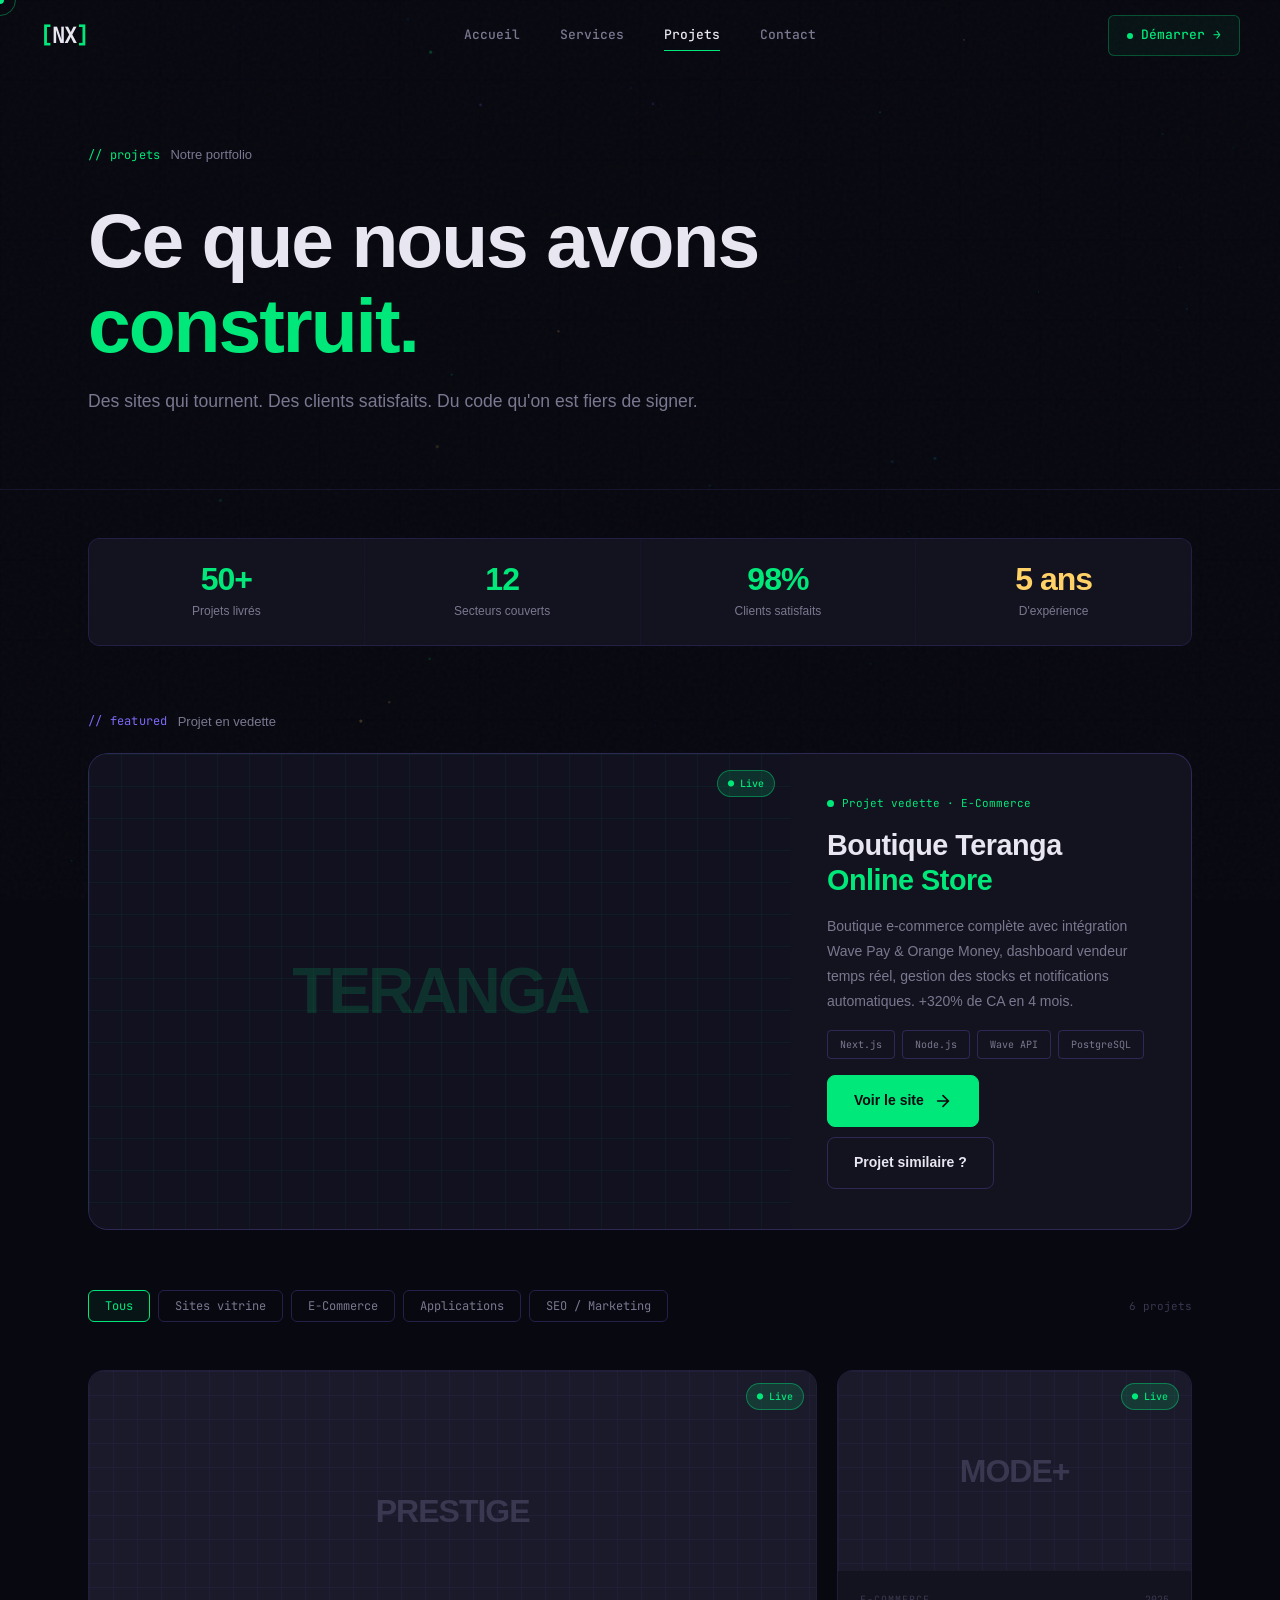
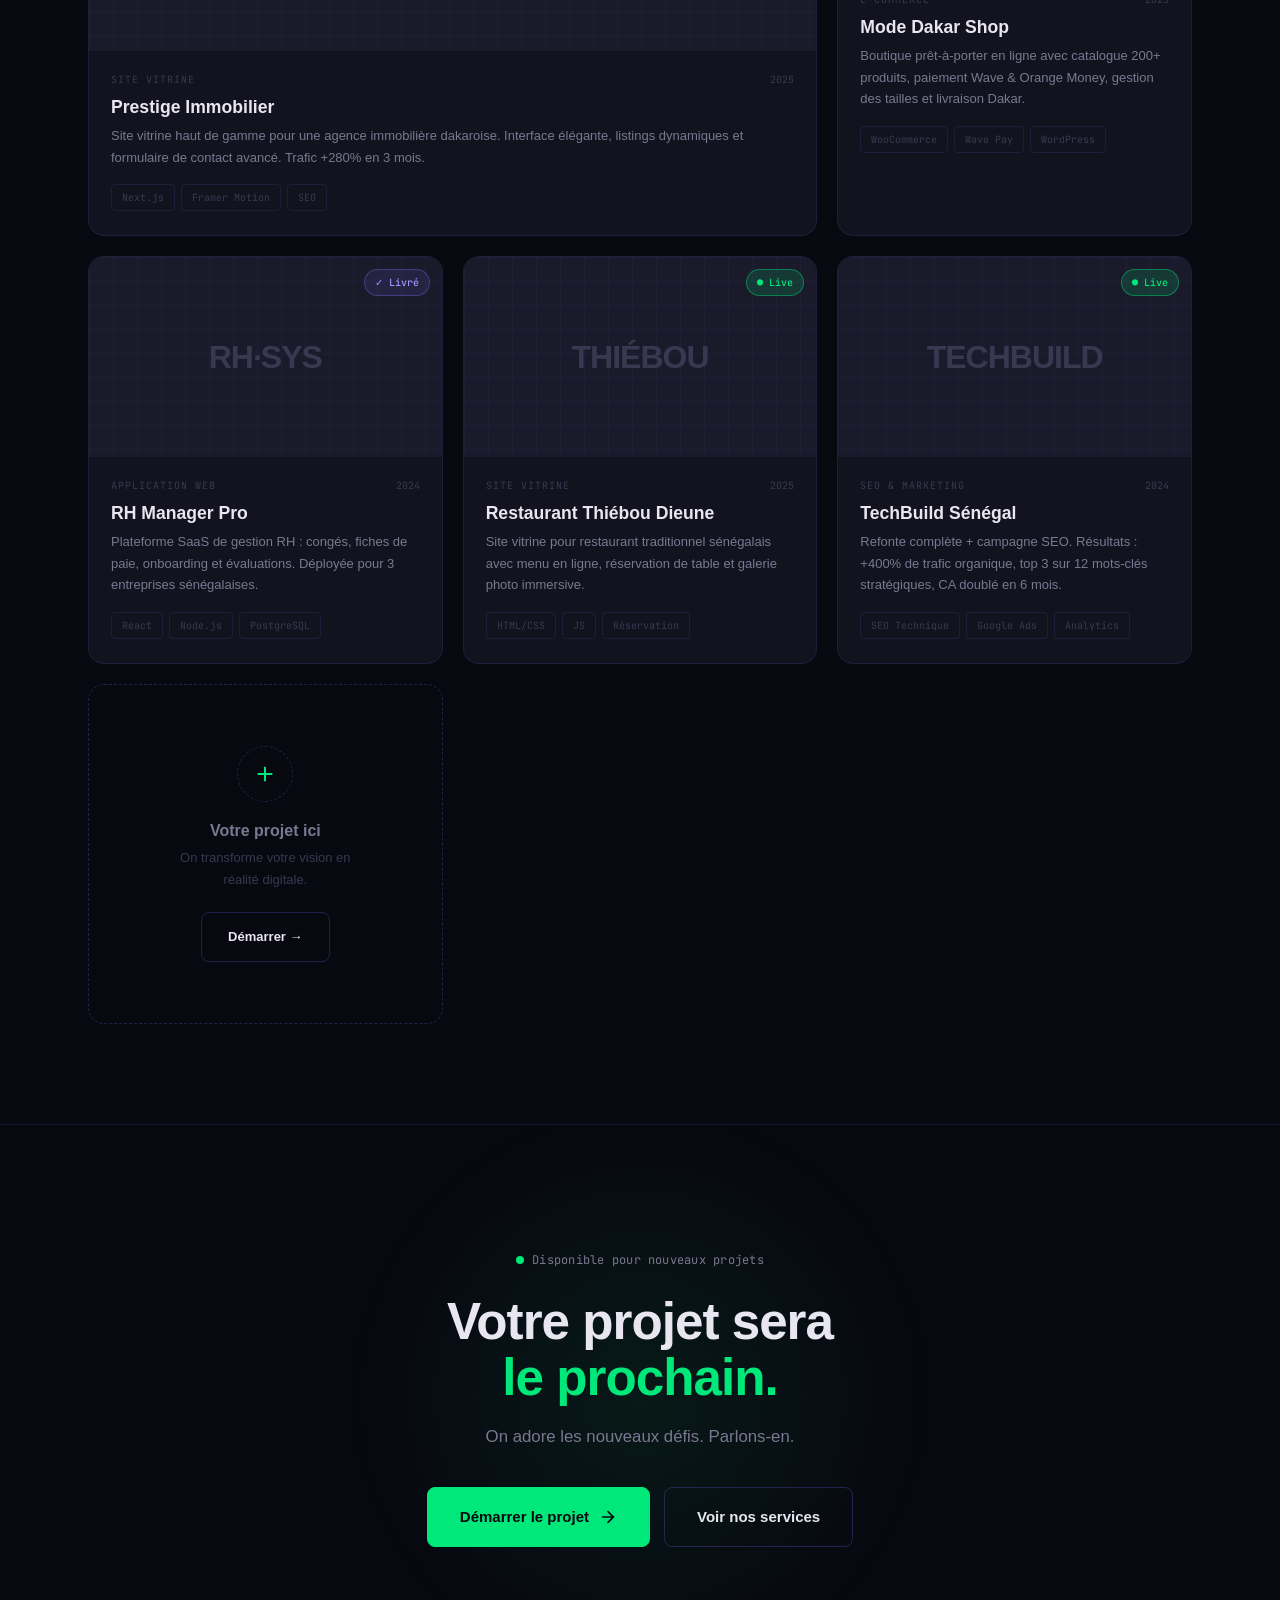
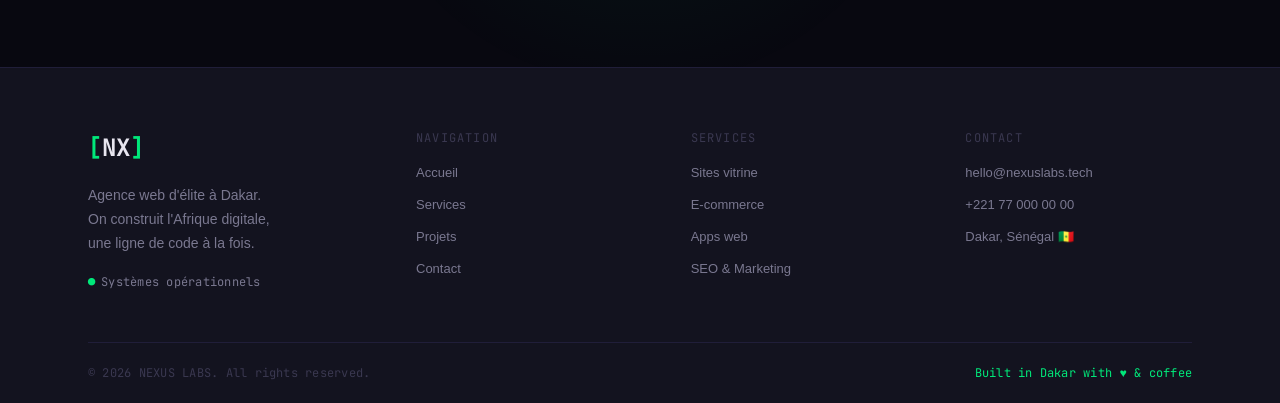
<file: Projets.html>
<!DOCTYPE html>
<html lang="fr">
<head>
  <meta charset="UTF-8"/>
  <meta name="viewport" content="width=device-width, initial-scale=1.0"/>
  <title>Projets — NEXUS LABS · Agence Web Dakar</title>
  <link rel="stylesheet" href="style.css"/>
  <link href="https://api.fontshare.com/v2/css?f[]=clash-display@400,500,600,700&f[]=cabinet-grotesk@300,400,500,700,800&display=swap" rel="stylesheet"/>
  <link href="https://fonts.googleapis.com/css2?family=JetBrains+Mono:wght@300;400;500;700&display=swap" rel="stylesheet"/>
  <style>
    /* ===== PAGE PROJETS ===== */
    .filter-bar {
      display: flex;
      align-items: center;
      gap: 8px;
      flex-wrap: wrap;
      margin-bottom: 48px;
    }
    .filter-btn {
      font-family: 'JetBrains Mono', monospace;
      font-size: 12px;
      padding: 7px 16px;
      border: 1px solid var(--border2);
      border-radius: 6px;
      background: transparent;
      color: var(--text2);
      cursor: pointer;
      transition: all 0.2s;
    }
    .filter-btn:hover,
    .filter-btn.active {
      border-color: var(--green);
      color: var(--green);
      background: rgba(0,232,122,0.06);
    }
    .filter-count {
      font-family: 'JetBrains Mono', monospace;
      font-size: 11px;
      color: var(--text3);
      margin-left: auto;
    }

    /* PROJECTS GRID */
    .projects-grid {
      display: grid;
      grid-template-columns: repeat(3, 1fr);
      gap: 20px;
    }

    .proj-card {
      background: var(--surface);
      border: 1px solid var(--border);
      border-radius: 16px;
      overflow: hidden;
      transition: transform 0.3s, border-color 0.3s, box-shadow 0.3s;
      position: relative;
    }
    .proj-card:hover {
      transform: translateY(-6px);
      border-color: var(--border2);
      box-shadow: 0 24px 60px rgba(0,0,0,0.5), 0 0 0 1px rgba(124,106,247,0.08);
    }

    /* THUMBNAIL */
    .proj-thumb {
      position: relative;
      height: 200px;
      overflow: hidden;
      background: var(--surface2);
    }
    .proj-thumb img {
      width: 100%;
      height: 100%;
      object-fit: cover;
      transition: transform 0.5s ease;
      display: block;
    }
    .proj-card:hover .proj-thumb img { transform: scale(1.05); }

    /* Placeholder thumbnail when no image */
    .proj-thumb-placeholder {
      width: 100%;
      height: 100%;
      display: flex;
      align-items: center;
      justify-content: center;
      font-family: 'JetBrains Mono', monospace;
      font-size: 11px;
      color: var(--text3);
      position: relative;
      overflow: hidden;
    }
    .proj-thumb-placeholder::before {
      content: '';
      position: absolute;
      inset: 0;
      background-image:
        linear-gradient(rgba(124,106,247,0.06) 1px, transparent 1px),
        linear-gradient(90deg, rgba(124,106,247,0.06) 1px, transparent 1px);
      background-size: 24px 24px;
    }
    .proj-thumb-placeholder .ph-logo {
      font-family: 'Clash Display', sans-serif;
      font-size: 2rem;
      font-weight: 700;
      color: var(--text3);
      position: relative;
      z-index: 1;
      letter-spacing: -1px;
    }

    /* Overlay on hover */
    .proj-overlay {
      position: absolute;
      inset: 0;
      background: rgba(8,8,16,0.85);
      display: flex;
      align-items: center;
      justify-content: center;
      gap: 12px;
      opacity: 0;
      transition: opacity 0.3s;
    }
    .proj-card:hover .proj-overlay { opacity: 1; }

    .overlay-btn {
      display: inline-flex;
      align-items: center;
      gap: 7px;
      font-family: 'JetBrains Mono', monospace;
      font-size: 12px;
      font-weight: 500;
      padding: 9px 18px;
      border-radius: 6px;
      border: 1px solid;
      transition: all 0.2s;
      text-decoration: none;
    }
    .overlay-btn.live {
      border-color: var(--green);
      color: var(--green);
      background: rgba(0,232,122,0.08);
    }
    .overlay-btn.live:hover { background: rgba(0,232,122,0.18); }
    .overlay-btn.code {
      border-color: var(--border2);
      color: var(--text2);
    }
    .overlay-btn.code:hover { border-color: var(--violet); color: var(--violet); }

    /* STATUS BADGE */
    .proj-status {
      position: absolute;
      top: 12px;
      right: 12px;
      font-family: 'JetBrains Mono', monospace;
      font-size: 10px;
      font-weight: 500;
      padding: 4px 10px;
      border-radius: 100px;
      z-index: 2;
    }
    .proj-status.live-badge {
      background: rgba(0,232,122,0.15);
      border: 1px solid rgba(0,232,122,0.4);
      color: var(--green);
    }
    .proj-status.wip-badge {
      background: rgba(255,209,102,0.12);
      border: 1px solid rgba(255,209,102,0.35);
      color: var(--yellow);
    }
    .proj-status.done-badge {
      background: rgba(124,106,247,0.12);
      border: 1px solid rgba(124,106,247,0.35);
      color: var(--violet2);
    }

    /* CARD BODY */
    .proj-body {
      padding: 20px 22px 24px;
    }
    .proj-meta {
      display: flex;
      align-items: center;
      justify-content: space-between;
      margin-bottom: 10px;
    }
    .proj-cat {
      font-family: 'JetBrains Mono', monospace;
      font-size: 10px;
      color: var(--text3);
      text-transform: uppercase;
      letter-spacing: 0.1em;
    }
    .proj-year {
      font-family: 'JetBrains Mono', monospace;
      font-size: 10px;
      color: var(--text3);
    }
    .proj-body h3 {
      font-size: 1.1rem;
      font-weight: 600;
      margin-bottom: 8px;
      transition: color 0.2s;
    }
    .proj-card:hover .proj-body h3 { color: var(--green); }
    .proj-body p {
      font-size: 13px;
      color: var(--text2);
      line-height: 1.65;
      margin-bottom: 16px;
    }
    .proj-tags {
      display: flex;
      gap: 6px;
      flex-wrap: wrap;
    }
    .proj-tag {
      font-family: 'JetBrains Mono', monospace;
      font-size: 10px;
      padding: 4px 10px;
      border: 1px solid var(--border);
      border-radius: 4px;
      color: var(--text3);
    }

    /* FEATURED CARD (spans 2 cols) */
    .proj-card.featured {
      grid-column: span 2;
    }
    .proj-card.featured .proj-thumb {
      height: 280px;
    }

    /* HIDDEN STATE */
    .proj-card.hidden {
      display: none;
    }

    /* ===== FEATURED PROJECT ===== */
    .featured-project {
      background: var(--surface);
      border: 1px solid var(--border2);
      border-radius: 20px;
      overflow: hidden;
      margin-bottom: 60px;
      display: grid;
      grid-template-columns: 1fr 400px;
    }
    .feat-thumb {
      position: relative;
      overflow: hidden;
      background: var(--surface2);
      min-height: 320px;
    }
    .feat-thumb img {
      width: 100%; height: 100%;
      object-fit: cover;
      transition: transform 0.6s ease;
    }
    .featured-project:hover .feat-thumb img { transform: scale(1.04); }
    .feat-placeholder {
      width: 100%; height: 100%;
      display: flex;
      align-items: center;
      justify-content: center;
      background: var(--bg3);
      position: relative;
      overflow: hidden;
    }
    .feat-placeholder::before {
      content: '';
      position: absolute;
      inset: 0;
      background-image:
        linear-gradient(rgba(0,232,122,0.05) 1px, transparent 1px),
        linear-gradient(90deg, rgba(0,232,122,0.05) 1px, transparent 1px);
      background-size: 32px 32px;
    }
    .feat-placeholder .feat-logo {
      font-family: 'Clash Display', sans-serif;
      font-size: 4rem;
      font-weight: 700;
      color: rgba(0,232,122,0.15);
      position: relative;
      z-index: 1;
      letter-spacing: -3px;
    }
    .feat-body {
      padding: 40px 36px;
      display: flex;
      flex-direction: column;
      justify-content: center;
      gap: 16px;
    }
    .feat-label {
      display: inline-flex;
      align-items: center;
      gap: 8px;
      font-family: 'JetBrains Mono', monospace;
      font-size: 11px;
      color: var(--green);
    }
    .feat-body h2 {
      font-size: 1.8rem;
      letter-spacing: -0.5px;
      line-height: 1.2;
    }
    .feat-body p { font-size: 14px; color: var(--text2); line-height: 1.8; }
    .feat-tags { display: flex; gap: 7px; flex-wrap: wrap; }
    .feat-tag {
      font-family: 'JetBrains Mono', monospace;
      font-size: 10px;
      padding: 5px 12px;
      border: 1px solid var(--border2);
      border-radius: 4px;
      color: var(--text2);
    }
    .feat-actions { display: flex; gap: 10px; flex-wrap: wrap; }

    /* ===== STATS ROW ===== */
    .proj-stats {
      display: grid;
      grid-template-columns: repeat(4, 1fr);
      gap: 1px;
      background: var(--border);
      border: 1px solid var(--border);
      border-radius: 12px;
      overflow: hidden;
      margin-bottom: 60px;
    }
    .pstat {
      background: var(--surface);
      padding: 24px 20px;
      text-align: center;
    }
    .pstat-n {
      font-family: 'Clash Display', sans-serif;
      font-size: 2rem;
      font-weight: 700;
      color: var(--green);
      line-height: 1;
      letter-spacing: -1px;
    }
    .pstat-l {
      font-size: 12px;
      color: var(--text2);
      margin-top: 6px;
    }

    /* RESPONSIVE */
    @media (max-width: 960px) {
      .projects-grid { grid-template-columns: repeat(2, 1fr); }
      .proj-card.featured { grid-column: span 2; }
      .featured-project { grid-template-columns: 1fr; }
      .feat-thumb { min-height: 220px; }
    }
    @media (max-width: 600px) {
      .projects-grid { grid-template-columns: 1fr; }
      .proj-card.featured { grid-column: span 1; }
      .proj-stats { grid-template-columns: repeat(2, 1fr); }
    }
  </style>
</head>
<body>

<div class="cursor" id="cursor"></div>
<div class="cursor-follower" id="cursorFollower"></div>
<canvas id="bgCanvas"></canvas>
<div class="noise"></div>

<nav class="nav" id="nav">
  <a href="index.html" class="nav-logo"><span class="logo-bracket">[</span>NX<span class="logo-bracket">]</span></a>
  <div class="nav-center">
    <a href="index.html" class="nav-link">Accueil</a>
    <a href="services.html" class="nav-link">Services</a>
    <a href="projets.html" class="nav-link active">Projets</a>
    <a href="contact.html" class="nav-link">Contact</a>
  </div>
  <a href="contact.html" class="nav-cta"><span class="cta-dot"></span>Démarrer →</a>
  <button class="burger" id="burger">
    <div class="burger-lines"><span></span><span></span><span></span></div>
  </button>
</nav>

<div class="mobile-menu" id="mobileMenu">
  <div class="mobile-menu-inner">
    <a href="index.html" class="mob-link"><span class="mob-num">01.</span> Accueil</a>
    <a href="services.html" class="mob-link"><span class="mob-num">02.</span> Services</a>
    <a href="projets.html" class="mob-link"><span class="mob-num">03.</span> Projets</a>
    <a href="contact.html" class="mob-link"><span class="mob-num">04.</span> Contact</a>
    <a href="contact.html" class="mob-cta">Démarrer un projet →</a>
    <div class="mob-footer"><span class="mono-sm">hello@nexuslabs.tech</span></div>
  </div>
</div>

<!-- PAGE HERO -->
<section class="page-hero">
  <div class="container">
    <div class="ph-content">
      <div class="section-label reveal">
        <span class="mono-sm c-green">// projets</span>
        <span>Notre portfolio</span>
      </div>
      <h1 class="reveal delay-1">Ce que nous avons<br/><em>construit.</em></h1>
      <p class="ph-sub reveal delay-2">
        Des sites qui tournent. Des clients satisfaits. Du code qu'on est fiers de signer.
      </p>
    </div>
  </div>
</section>

<!-- MAIN CONTENT -->
<section class="section" style="padding-top: 48px;">
  <div class="container">

    <!-- STATS -->
    <div class="proj-stats reveal">
      <div class="pstat">
        <div class="pstat-n c-green">50+</div>
        <div class="pstat-l">Projets livrés</div>
      </div>
      <div class="pstat">
        <div class="pstat-n c-cyan">12</div>
        <div class="pstat-l">Secteurs couverts</div>
      </div>
      <div class="pstat">
        <div class="pstat-n c-violet">98%</div>
        <div class="pstat-l">Clients satisfaits</div>
      </div>
      <div class="pstat">
        <div class="pstat-n" style="color:var(--yellow)">5 ans</div>
        <div class="pstat-l">D'expérience</div>
      </div>
    </div>

    <!-- PROJET EN VEDETTE -->
    <div class="section-label reveal" style="margin-bottom:20px">
      <span class="mono-sm c-violet">// featured</span>
      <span>Projet en vedette</span>
    </div>

    <div class="featured-project reveal delay-1">
      <div class="feat-thumb">
        <!-- Remplacez src par l'URL de votre screenshot -->
        <!-- <img src="screenshot-projet1.jpg" alt="Boutique Teranga"/> -->
        <div class="feat-placeholder">
          <span class="feat-logo">TERANGA</span>
        </div>
        <span class="proj-status live-badge" style="top:16px;right:16px">● Live</span>
      </div>
      <div class="feat-body">
        <div class="feat-label">
          <span class="pulsing" style="width:7px;height:7px;flex-shrink:0"></span>
          Projet vedette · E-Commerce
        </div>
        <h2>Boutique Teranga<br/><em>Online Store</em></h2>
        <p>Boutique e-commerce complète avec intégration Wave Pay & Orange Money, dashboard vendeur temps réel, gestion des stocks et notifications automatiques. +320% de CA en 4 mois.</p>
        <div class="feat-tags">
          <span class="feat-tag">Next.js</span>
          <span class="feat-tag">Node.js</span>
          <span class="feat-tag">Wave API</span>
          <span class="feat-tag">PostgreSQL</span>
        </div>
        <div class="feat-actions">
          <!-- Remplacez # par l'URL du site -->
          <a href="#" class="btn btn-primary" target="_blank" rel="noopener">
            Voir le site
            <svg viewBox="0 0 20 20" fill="none" width="16" height="16"><path d="M4 10h12M10 4l6 6-6 6" stroke="currentColor" stroke-width="1.8" stroke-linecap="round"/></svg>
          </a>
          <a href="contact.html" class="btn btn-outline">Projet similaire ?</a>
        </div>
      </div>
    </div>

    <!-- FILTER BAR -->
    <div class="filter-bar reveal">
      <button class="filter-btn active" data-filter="all">Tous</button>
      <button class="filter-btn" data-filter="vitrine">Sites vitrine</button>
      <button class="filter-btn" data-filter="ecommerce">E-Commerce</button>
      <button class="filter-btn" data-filter="app">Applications</button>
      <button class="filter-btn" data-filter="seo">SEO / Marketing</button>
      <span class="filter-count" id="filterCount">6 projets</span>
    </div>

    <!-- PROJECTS GRID -->
    <div class="projects-grid" id="projectsGrid">

      <!-- PROJET 1 -->
      <div class="proj-card featured reveal" data-cat="vitrine">
        <div class="proj-thumb">
          <!-- <img src="screenshot-prestige.jpg" alt="Prestige Immobilier"/> -->
          <div class="proj-thumb-placeholder">
            <span class="ph-logo">PRESTIGE</span>
          </div>
          <span class="proj-status live-badge">● Live</span>
          <div class="proj-overlay">
            <a href="#" class="overlay-btn live" target="_blank" rel="noopener">
              <svg viewBox="0 0 16 16" fill="none" width="13" height="13"><path d="M2 8s3-5 6-5 6 5 6 5-3 5-6 5-6-5-6-5z" stroke="currentColor" stroke-width="1.4"/><circle cx="8" cy="8" r="2" stroke="currentColor" stroke-width="1.4"/></svg>
              Voir le site
            </a>
            <!-- <a href="#" class="overlay-btn code" target="_blank">
              <svg viewBox="0 0 16 16" fill="none" width="13" height="13"><path d="M5 4l-4 4 4 4M11 4l4 4-4 4" stroke="currentColor" stroke-width="1.4" stroke-linecap="round"/></svg>
              Code
            </a> -->
          </div>
        </div>
        <div class="proj-body">
          <div class="proj-meta">
            <span class="proj-cat">Site Vitrine</span>
            <span class="proj-year">2025</span>
          </div>
          <h3>Prestige Immobilier</h3>
          <p>Site vitrine haut de gamme pour une agence immobilière dakaroise. Interface élégante, listings dynamiques et formulaire de contact avancé. Trafic +280% en 3 mois.</p>
          <div class="proj-tags">
            <span class="proj-tag">Next.js</span>
            <span class="proj-tag">Framer Motion</span>
            <span class="proj-tag">SEO</span>
          </div>
        </div>
      </div>

      <!-- PROJET 2 -->
      <div class="proj-card reveal delay-1" data-cat="ecommerce">
        <div class="proj-thumb">
          <!-- <img src="screenshot-mode.jpg" alt="Mode Dakar"/> -->
          <div class="proj-thumb-placeholder">
            <span class="ph-logo">MODE+</span>
          </div>
          <span class="proj-status live-badge">● Live</span>
          <div class="proj-overlay">
            <a href="#" class="overlay-btn live" target="_blank" rel="noopener">
              <svg viewBox="0 0 16 16" fill="none" width="13" height="13"><path d="M2 8s3-5 6-5 6 5 6 5-3 5-6 5-6-5-6-5z" stroke="currentColor" stroke-width="1.4"/><circle cx="8" cy="8" r="2" stroke="currentColor" stroke-width="1.4"/></svg>
              Voir le site
            </a>
          </div>
        </div>
        <div class="proj-body">
          <div class="proj-meta">
            <span class="proj-cat">E-Commerce</span>
            <span class="proj-year">2025</span>
          </div>
          <h3>Mode Dakar Shop</h3>
          <p>Boutique prêt-à-porter en ligne avec catalogue 200+ produits, paiement Wave & Orange Money, gestion des tailles et livraison Dakar.</p>
          <div class="proj-tags">
            <span class="proj-tag">WooCommerce</span>
            <span class="proj-tag">Wave Pay</span>
            <span class="proj-tag">WordPress</span>
          </div>
        </div>
      </div>

      <!-- PROJET 3 -->
      <div class="proj-card reveal delay-2" data-cat="app">
        <div class="proj-thumb">
          <!-- <img src="screenshot-rh.jpg" alt="RH Dashboard"/> -->
          <div class="proj-thumb-placeholder">
            <span class="ph-logo">RH·SYS</span>
          </div>
          <span class="proj-status done-badge">✓ Livré</span>
          <div class="proj-overlay">
            <a href="#" class="overlay-btn live" target="_blank" rel="noopener">
              <svg viewBox="0 0 16 16" fill="none" width="13" height="13"><path d="M2 8s3-5 6-5 6 5 6 5-3 5-6 5-6-5-6-5z" stroke="currentColor" stroke-width="1.4"/><circle cx="8" cy="8" r="2" stroke="currentColor" stroke-width="1.4"/></svg>
              Démo
            </a>
          </div>
        </div>
        <div class="proj-body">
          <div class="proj-meta">
            <span class="proj-cat">Application Web</span>
            <span class="proj-year">2024</span>
          </div>
          <h3>RH Manager Pro</h3>
          <p>Plateforme SaaS de gestion RH : congés, fiches de paie, onboarding et évaluations. Déployée pour 3 entreprises sénégalaises.</p>
          <div class="proj-tags">
            <span class="proj-tag">React</span>
            <span class="proj-tag">Node.js</span>
            <span class="proj-tag">PostgreSQL</span>
          </div>
        </div>
      </div>

      <!-- PROJET 4 -->
      <div class="proj-card reveal delay-1" data-cat="vitrine">
        <div class="proj-thumb">
          <!-- <img src="screenshot-resto.jpg" alt="Restaurant Thiébou"/> -->
          <div class="proj-thumb-placeholder">
            <span class="ph-logo">THIÉBOU</span>
          </div>
          <span class="proj-status live-badge">● Live</span>
          <div class="proj-overlay">
            <a href="#" class="overlay-btn live" target="_blank" rel="noopener">
              <svg viewBox="0 0 16 16" fill="none" width="13" height="13"><path d="M2 8s3-5 6-5 6 5 6 5-3 5-6 5-6-5-6-5z" stroke="currentColor" stroke-width="1.4"/><circle cx="8" cy="8" r="2" stroke="currentColor" stroke-width="1.4"/></svg>
              Voir le site
            </a>
          </div>
        </div>
        <div class="proj-body">
          <div class="proj-meta">
            <span class="proj-cat">Site Vitrine</span>
            <span class="proj-year">2025</span>
          </div>
          <h3>Restaurant Thiébou Dieune</h3>
          <p>Site vitrine pour restaurant traditionnel sénégalais avec menu en ligne, réservation de table et galerie photo immersive.</p>
          <div class="proj-tags">
            <span class="proj-tag">HTML/CSS</span>
            <span class="proj-tag">JS</span>
            <span class="proj-tag">Réservation</span>
          </div>
        </div>
      </div>

      <!-- PROJET 5 -->
      <div class="proj-card reveal delay-2" data-cat="seo">
        <div class="proj-thumb">
          <!-- <img src="screenshot-techbuild.jpg" alt="TechBuild"/> -->
          <div class="proj-thumb-placeholder">
            <span class="ph-logo">TECHBUILD</span>
          </div>
          <span class="proj-status live-badge">● Live</span>
          <div class="proj-overlay">
            <a href="#" class="overlay-btn live" target="_blank" rel="noopener">
              <svg viewBox="0 0 16 16" fill="none" width="13" height="13"><path d="M2 8s3-5 6-5 6 5 6 5-3 5-6 5-6-5-6-5z" stroke="currentColor" stroke-width="1.4"/><circle cx="8" cy="8" r="2" stroke="currentColor" stroke-width="1.4"/></svg>
              Voir le site
            </a>
          </div>
        </div>
        <div class="proj-body">
          <div class="proj-meta">
            <span class="proj-cat">SEO & Marketing</span>
            <span class="proj-year">2024</span>
          </div>
          <h3>TechBuild Sénégal</h3>
          <p>Refonte complète + campagne SEO. Résultats : +400% de trafic organique, top 3 sur 12 mots-clés stratégiques, CA doublé en 6 mois.</p>
          <div class="proj-tags">
            <span class="proj-tag">SEO Technique</span>
            <span class="proj-tag">Google Ads</span>
            <span class="proj-tag">Analytics</span>
          </div>
        </div>
      </div>

      <!-- PROJET 6 — VOTRE PROCHAIN PROJET -->
      <div class="proj-card reveal delay-3" id="nextProject" style="border-style:dashed;border-color:var(--border2);display:flex;flex-direction:column;align-items:center;justify-content:center;min-height:340px;text-align:center;padding:40px 24px;background:transparent;">
        <div style="width:56px;height:56px;border:1px dashed var(--border2);border-radius:50%;display:flex;align-items:center;justify-content:center;margin-bottom:20px;">
          <svg viewBox="0 0 20 20" fill="none" width="22" height="22"><path d="M10 4v12M4 10h12" stroke="var(--green)" stroke-width="1.8" stroke-linecap="round"/></svg>
        </div>
        <h3 style="font-size:1rem;color:var(--text2);margin-bottom:8px">Votre projet ici</h3>
        <p style="font-size:13px;color:var(--text3);margin-bottom:20px;max-width:200px">On transforme votre vision en réalité digitale.</p>
        <a href="contact.html" class="btn btn-outline" style="font-size:13px">Démarrer →</a>
      </div>

    </div>
    <!-- END GRID -->

  </div>
</section>

<!-- CTA -->
<section class="cta-section">
  <div class="cta-glow"></div>
  <div class="container">
    <div class="cta-inner reveal">
      <div class="cta-tag mono-sm"><span class="cta-dot pulsing"></span> Disponible pour nouveaux projets</div>
      <h2>Votre projet sera<br/><em>le prochain.</em></h2>
      <p>On adore les nouveaux défis. Parlons-en.</p>
      <div class="cta-actions">
        <a href="contact.html" class="btn btn-primary btn-lg">
          Démarrer le projet
          <svg viewBox="0 0 20 20" fill="none" width="18" height="18"><path d="M4 10h12M10 4l6 6-6 6" stroke="currentColor" stroke-width="1.8" stroke-linecap="round"/></svg>
        </a>
        <a href="services.html" class="btn btn-outline btn-lg">Voir nos services</a>
      </div>
    </div>
  </div>
</section>

<footer class="footer">
  <div class="container">
    <div class="footer-grid">
      <div class="footer-brand">
        <div class="foot-logo"><span class="logo-bracket">[</span>NX<span class="logo-bracket">]</span></div>
        <p>Agence web d'élite à Dakar.<br/>On construit l'Afrique digitale,<br/>une ligne de code à la fois.</p>
        <div class="foot-badge mono-sm"><span class="c-green">●</span> Systèmes opérationnels</div>
      </div>
      <div class="footer-col">
        <div class="foot-label mono-sm">Navigation</div>
        <a href="index.html">Accueil</a>
        <a href="services.html">Services</a>
        <a href="projets.html">Projets</a>
        <a href="contact.html">Contact</a>
      </div>
      <div class="footer-col">
        <div class="foot-label mono-sm">Services</div>
        <a href="services.html">Sites vitrine</a>
        <a href="services.html">E-commerce</a>
        <a href="services.html">Apps web</a>
        <a href="services.html">SEO & Marketing</a>
      </div>
      <div class="footer-col">
        <div class="foot-label mono-sm">Contact</div>
        <a href="mailto:hello@nexuslabs.tech">hello@nexuslabs.tech</a>
        <a href="tel:+221770000000">+221 77 000 00 00</a>
        <span>Dakar, Sénégal 🇸🇳</span>
      </div>
    </div>
    <div class="footer-bottom">
      <span class="mono-sm">© 2026 NEXUS LABS. All rights reserved.</span>
      <span class="mono-sm c-green">Built in Dakar with ♥ &amp; coffee</span>
    </div>
  </div>
</footer>

<script src="main.js"></script>
<script>
  // ===== FILTER LOGIC =====
  const filterBtns = document.querySelectorAll('.filter-btn');
  const cards = document.querySelectorAll('#projectsGrid .proj-card:not(#nextProject)');
  const countEl = document.getElementById('filterCount');

  filterBtns.forEach(btn => {
    btn.addEventListener('click', () => {
      filterBtns.forEach(b => b.classList.remove('active'));
      btn.classList.add('active');

      const filter = btn.dataset.filter;
      let visible = 0;

      cards.forEach(card => {
        const cat = card.dataset.cat;
        const show = filter === 'all' || cat === filter;
        card.classList.toggle('hidden', !show);
        if (show) visible++;
      });

      // Always show "next project" card
      const next = document.getElementById('nextProject');
      if (next) next.classList.remove('hidden');

      countEl.textContent = visible + ' projet' + (visible > 1 ? 's' : '');
    });
  });
</script>
</body>
</html>
</file>
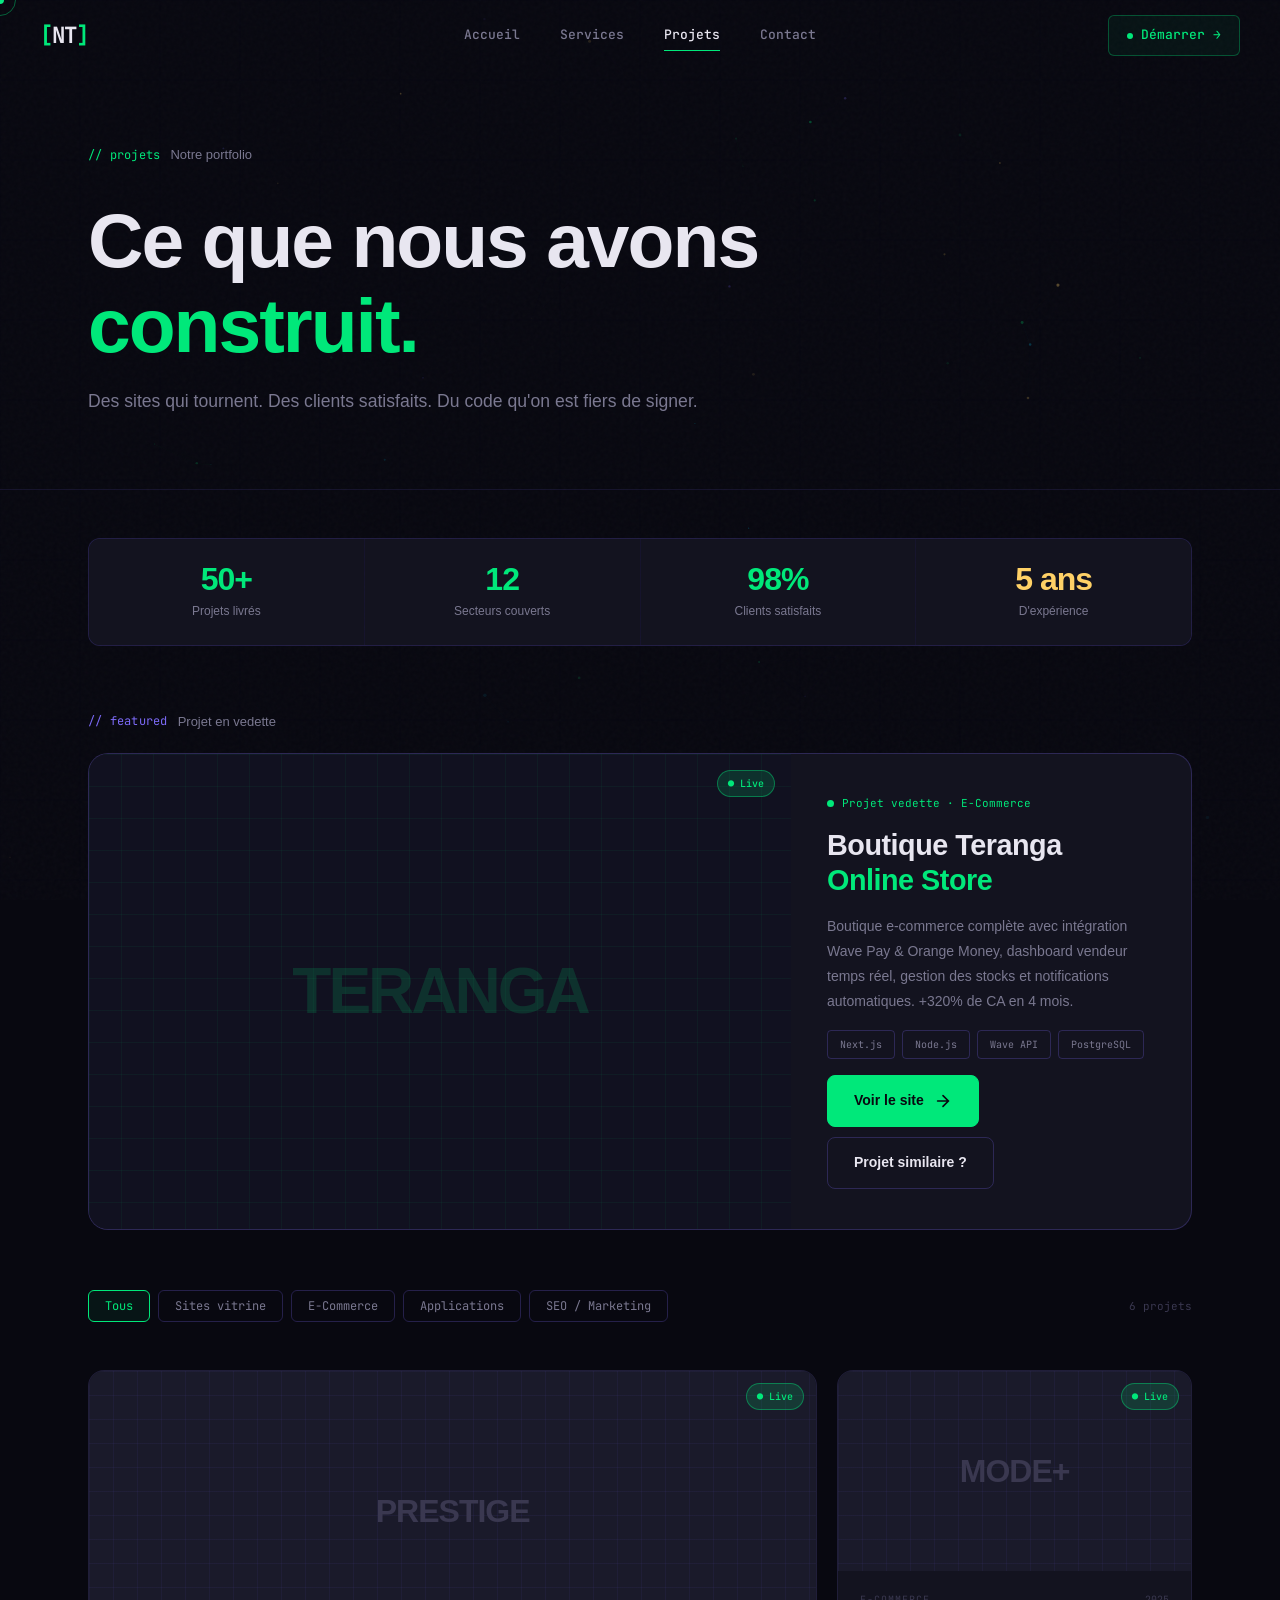
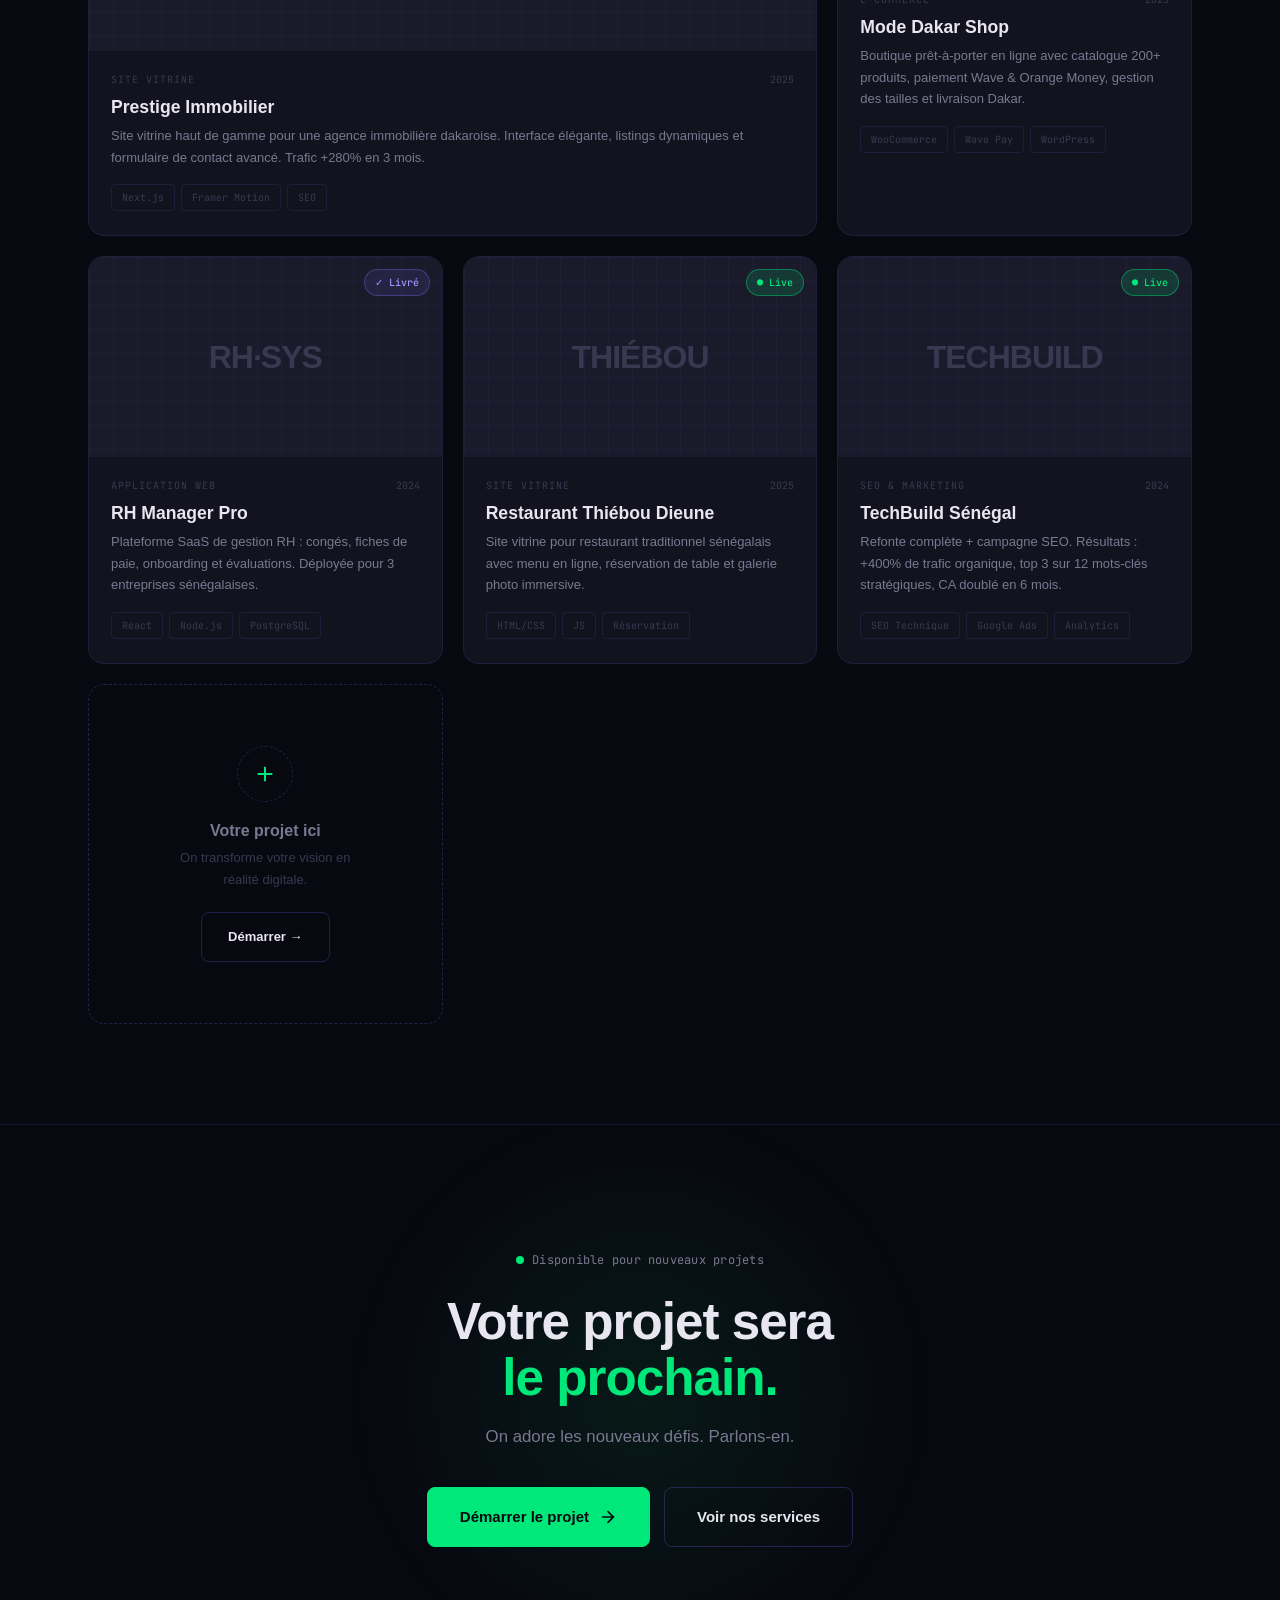
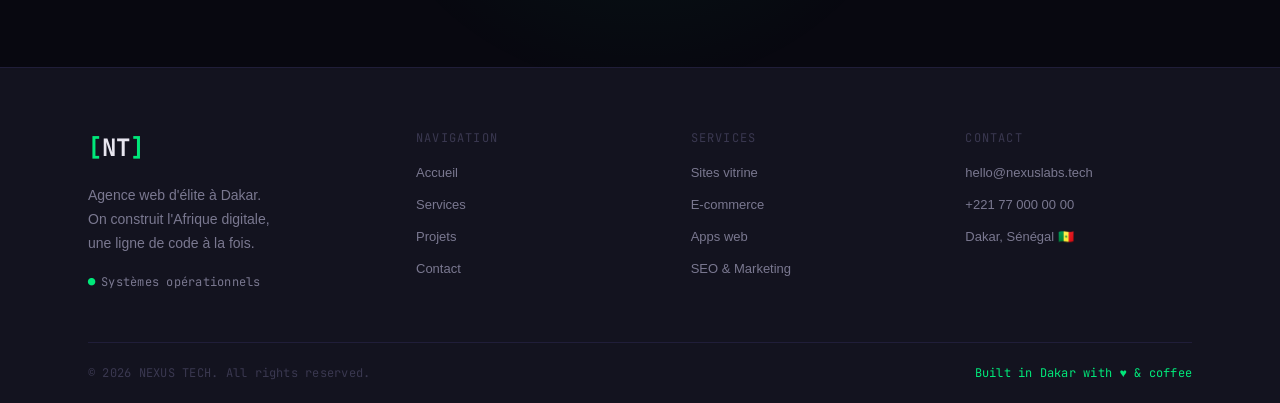
<file: projets.html>
<!DOCTYPE html>
<html lang="fr">
<head>
  <meta charset="UTF-8"/>
  <meta name="viewport" content="width=device-width, initial-scale=1.0"/>
  <title>Projets — NEXUS TECH · Agence Web Dakar</title>
  <link rel="icon" type="image/png" href="logo-nt.png">
  <link rel="stylesheet" href="style.css"/>
  <link href="https://api.fontshare.com/v2/css?f[]=clash-display@400,500,600,700&f[]=cabinet-grotesk@300,400,500,700,800&display=swap" rel="stylesheet"/>
  <link href="https://fonts.googleapis.com/css2?family=JetBrains+Mono:wght@300;400;500;700&display=swap" rel="stylesheet"/>
  <style>
    /* ===== PAGE PROJETS ===== */
    .filter-bar {
      display: flex;
      align-items: center;
      gap: 8px;
      flex-wrap: wrap;
      margin-bottom: 48px;
    }
    .filter-btn {
      font-family: 'JetBrains Mono', monospace;
      font-size: 12px;
      padding: 7px 16px;
      border: 1px solid var(--border2);
      border-radius: 6px;
      background: transparent;
      color: var(--text2);
      cursor: pointer;
      transition: all 0.2s;
    }
    .filter-btn:hover,
    .filter-btn.active {
      border-color: var(--green);
      color: var(--green);
      background: rgba(0,232,122,0.06);
    }
    .filter-count {
      font-family: 'JetBrains Mono', monospace;
      font-size: 11px;
      color: var(--text3);
      margin-left: auto;
    }

    /* PROJECTS GRID */
    .projects-grid {
      display: grid;
      grid-template-columns: repeat(3, 1fr);
      gap: 20px;
    }

    .proj-card {
      background: var(--surface);
      border: 1px solid var(--border);
      border-radius: 16px;
      overflow: hidden;
      transition: transform 0.3s, border-color 0.3s, box-shadow 0.3s;
      position: relative;
    }
    .proj-card:hover {
      transform: translateY(-6px);
      border-color: var(--border2);
      box-shadow: 0 24px 60px rgba(0,0,0,0.5), 0 0 0 1px rgba(124,106,247,0.08);
    }

    /* THUMBNAIL */
    .proj-thumb {
      position: relative;
      height: 200px;
      overflow: hidden;
      background: var(--surface2);
    }
    .proj-thumb img {
      width: 100%;
      height: 100%;
      object-fit: cover;
      transition: transform 0.5s ease;
      display: block;
    }
    .proj-card:hover .proj-thumb img { transform: scale(1.05); }

    /* Placeholder thumbnail when no image */
    .proj-thumb-placeholder {
      width: 100%;
      height: 100%;
      display: flex;
      align-items: center;
      justify-content: center;
      font-family: 'JetBrains Mono', monospace;
      font-size: 11px;
      color: var(--text3);
      position: relative;
      overflow: hidden;
    }
    .proj-thumb-placeholder::before {
      content: '';
      position: absolute;
      inset: 0;
      background-image:
        linear-gradient(rgba(124,106,247,0.06) 1px, transparent 1px),
        linear-gradient(90deg, rgba(124,106,247,0.06) 1px, transparent 1px);
      background-size: 24px 24px;
    }
    .proj-thumb-placeholder .ph-logo {
      font-family: 'Clash Display', sans-serif;
      font-size: 2rem;
      font-weight: 700;
      color: var(--text3);
      position: relative;
      z-index: 1;
      letter-spacing: -1px;
    }

    /* Overlay on hover */
    .proj-overlay {
      position: absolute;
      inset: 0;
      background: rgba(8,8,16,0.85);
      display: flex;
      align-items: center;
      justify-content: center;
      gap: 12px;
      opacity: 0;
      transition: opacity 0.3s;
    }
    .proj-card:hover .proj-overlay { opacity: 1; }

    .overlay-btn {
      display: inline-flex;
      align-items: center;
      gap: 7px;
      font-family: 'JetBrains Mono', monospace;
      font-size: 12px;
      font-weight: 500;
      padding: 9px 18px;
      border-radius: 6px;
      border: 1px solid;
      transition: all 0.2s;
      text-decoration: none;
    }
    .overlay-btn.live {
      border-color: var(--green);
      color: var(--green);
      background: rgba(0,232,122,0.08);
    }
    .overlay-btn.live:hover { background: rgba(0,232,122,0.18); }
    .overlay-btn.code {
      border-color: var(--border2);
      color: var(--text2);
    }
    .overlay-btn.code:hover { border-color: var(--violet); color: var(--violet); }

    /* STATUS BADGE */
    .proj-status {
      position: absolute;
      top: 12px;
      right: 12px;
      font-family: 'JetBrains Mono', monospace;
      font-size: 10px;
      font-weight: 500;
      padding: 4px 10px;
      border-radius: 100px;
      z-index: 2;
    }
    .proj-status.live-badge {
      background: rgba(0,232,122,0.15);
      border: 1px solid rgba(0,232,122,0.4);
      color: var(--green);
    }
    .proj-status.wip-badge {
      background: rgba(255,209,102,0.12);
      border: 1px solid rgba(255,209,102,0.35);
      color: var(--yellow);
    }
    .proj-status.done-badge {
      background: rgba(124,106,247,0.12);
      border: 1px solid rgba(124,106,247,0.35);
      color: var(--violet2);
    }

    /* CARD BODY */
    .proj-body {
      padding: 20px 22px 24px;
    }
    .proj-meta {
      display: flex;
      align-items: center;
      justify-content: space-between;
      margin-bottom: 10px;
    }
    .proj-cat {
      font-family: 'JetBrains Mono', monospace;
      font-size: 10px;
      color: var(--text3);
      text-transform: uppercase;
      letter-spacing: 0.1em;
    }
    .proj-year {
      font-family: 'JetBrains Mono', monospace;
      font-size: 10px;
      color: var(--text3);
    }
    .proj-body h3 {
      font-size: 1.1rem;
      font-weight: 600;
      margin-bottom: 8px;
      transition: color 0.2s;
    }
    .proj-card:hover .proj-body h3 { color: var(--green); }
    .proj-body p {
      font-size: 13px;
      color: var(--text2);
      line-height: 1.65;
      margin-bottom: 16px;
    }
    .proj-tags {
      display: flex;
      gap: 6px;
      flex-wrap: wrap;
    }
    .proj-tag {
      font-family: 'JetBrains Mono', monospace;
      font-size: 10px;
      padding: 4px 10px;
      border: 1px solid var(--border);
      border-radius: 4px;
      color: var(--text3);
    }

    /* FEATURED CARD (spans 2 cols) */
    .proj-card.featured {
      grid-column: span 2;
    }
    .proj-card.featured .proj-thumb {
      height: 280px;
    }

    /* HIDDEN STATE */
    .proj-card.hidden {
      display: none;
    }

    /* ===== FEATURED PROJECT ===== */
    .featured-project {
      background: var(--surface);
      border: 1px solid var(--border2);
      border-radius: 20px;
      overflow: hidden;
      margin-bottom: 60px;
      display: grid;
      grid-template-columns: 1fr 400px;
    }
    .feat-thumb {
      position: relative;
      overflow: hidden;
      background: var(--surface2);
      min-height: 320px;
    }
    .feat-thumb img {
      width: 100%; height: 100%;
      object-fit: cover;
      transition: transform 0.6s ease;
    }
    .featured-project:hover .feat-thumb img { transform: scale(1.04); }
    .feat-placeholder {
      width: 100%; height: 100%;
      display: flex;
      align-items: center;
      justify-content: center;
      background: var(--bg3);
      position: relative;
      overflow: hidden;
    }
    .feat-placeholder::before {
      content: '';
      position: absolute;
      inset: 0;
      background-image:
        linear-gradient(rgba(0,232,122,0.05) 1px, transparent 1px),
        linear-gradient(90deg, rgba(0,232,122,0.05) 1px, transparent 1px);
      background-size: 32px 32px;
    }
    .feat-placeholder .feat-logo {
      font-family: 'Clash Display', sans-serif;
      font-size: 4rem;
      font-weight: 700;
      color: rgba(0,232,122,0.15);
      position: relative;
      z-index: 1;
      letter-spacing: -3px;
    }
    .feat-body {
      padding: 40px 36px;
      display: flex;
      flex-direction: column;
      justify-content: center;
      gap: 16px;
    }
    .feat-label {
      display: inline-flex;
      align-items: center;
      gap: 8px;
      font-family: 'JetBrains Mono', monospace;
      font-size: 11px;
      color: var(--green);
    }
    .feat-body h2 {
      font-size: 1.8rem;
      letter-spacing: -0.5px;
      line-height: 1.2;
    }
    .feat-body p { font-size: 14px; color: var(--text2); line-height: 1.8; }
    .feat-tags { display: flex; gap: 7px; flex-wrap: wrap; }
    .feat-tag {
      font-family: 'JetBrains Mono', monospace;
      font-size: 10px;
      padding: 5px 12px;
      border: 1px solid var(--border2);
      border-radius: 4px;
      color: var(--text2);
    }
    .feat-actions { display: flex; gap: 10px; flex-wrap: wrap; }

    /* ===== STATS ROW ===== */
    .proj-stats {
      display: grid;
      grid-template-columns: repeat(4, 1fr);
      gap: 1px;
      background: var(--border);
      border: 1px solid var(--border);
      border-radius: 12px;
      overflow: hidden;
      margin-bottom: 60px;
    }
    .pstat {
      background: var(--surface);
      padding: 24px 20px;
      text-align: center;
    }
    .pstat-n {
      font-family: 'Clash Display', sans-serif;
      font-size: 2rem;
      font-weight: 700;
      color: var(--green);
      line-height: 1;
      letter-spacing: -1px;
    }
    .pstat-l {
      font-size: 12px;
      color: var(--text2);
      margin-top: 6px;
    }

    /* RESPONSIVE */
    @media (max-width: 960px) {
      .projects-grid { grid-template-columns: repeat(2, 1fr); }
      .proj-card.featured { grid-column: span 2; }
      .featured-project { grid-template-columns: 1fr; }
      .feat-thumb { min-height: 220px; }
    }
    @media (max-width: 600px) {
      .projects-grid { grid-template-columns: 1fr; }
      .proj-card.featured { grid-column: span 1; }
      .proj-stats { grid-template-columns: repeat(2, 1fr); }
    }
  </style>
</head>
<body>

<div class="cursor" id="cursor"></div>
<div class="cursor-follower" id="cursorFollower"></div>
<canvas id="bgCanvas"></canvas>
<div class="noise"></div>

<nav class="nav" id="nav">
  <a href="index.html" class="nav-logo"><span class="logo-bracket">[</span>NT<span class="logo-bracket">]</span></a>
  <div class="nav-center">
    <a href="index.html" class="nav-link">Accueil</a>
    <a href="services.html" class="nav-link">Services</a>
    <a href="projets.html" class="nav-link active">Projets</a>
    <a href="contact.html" class="nav-link">Contact</a>
  </div>
  <a href="contact.html" class="nav-cta"><span class="cta-dot"></span>Démarrer →</a>
  <button class="burger" id="burger">
    <div class="burger-lines"><span></span><span></span><span></span></div>
  </button>
</nav>

<div class="mobile-menu" id="mobileMenu">
  <div class="mobile-menu-inner">
    <a href="index.html" class="mob-link"><span class="mob-num">01.</span> Accueil</a>
    <a href="services.html" class="mob-link"><span class="mob-num">02.</span> Services</a>
    <a href="projets.html" class="mob-link"><span class="mob-num">03.</span> Projets</a>
    <a href="contact.html" class="mob-link"><span class="mob-num">04.</span> Contact</a>
    <a href="contact.html" class="mob-cta">Démarrer un projet →</a>
    <div class="mob-footer"><span class="mono-sm">hello@nexuslabs.tech</span></div>
  </div>
</div>

<!-- PAGE HERO -->
<section class="page-hero">
  <div class="container">
    <div class="ph-content">
      <div class="section-label reveal">
        <span class="mono-sm c-green">// projets</span>
        <span>Notre portfolio</span>
      </div>
      <h1 class="reveal delay-1">Ce que nous avons<br/><em>construit.</em></h1>
      <p class="ph-sub reveal delay-2">
        Des sites qui tournent. Des clients satisfaits. Du code qu'on est fiers de signer.
      </p>
    </div>
  </div>
</section>

<!-- MAIN CONTENT -->
<section class="section" style="padding-top: 48px;">
  <div class="container">

    <!-- STATS -->
    <div class="proj-stats reveal">
      <div class="pstat">
        <div class="pstat-n c-green">50+</div>
        <div class="pstat-l">Projets livrés</div>
      </div>
      <div class="pstat">
        <div class="pstat-n c-cyan">12</div>
        <div class="pstat-l">Secteurs couverts</div>
      </div>
      <div class="pstat">
        <div class="pstat-n c-violet">98%</div>
        <div class="pstat-l">Clients satisfaits</div>
      </div>
      <div class="pstat">
        <div class="pstat-n" style="color:var(--yellow)">5 ans</div>
        <div class="pstat-l">D'expérience</div>
      </div>
    </div>

    <!-- PROJET EN VEDETTE -->
    <div class="section-label reveal" style="margin-bottom:20px">
      <span class="mono-sm c-violet">// featured</span>
      <span>Projet en vedette</span>
    </div>

    <div class="featured-project reveal delay-1">
      <div class="feat-thumb">
        <!-- Remplacez src par l'URL de votre screenshot -->
        <!-- <img src="screenshot-projet1.jpg" alt="Boutique Teranga"/> -->
        <div class="feat-placeholder">
          <span class="feat-logo">TERANGA</span>
        </div>
        <span class="proj-status live-badge" style="top:16px;right:16px">● Live</span>
      </div>
      <div class="feat-body">
        <div class="feat-label">
          <span class="pulsing" style="width:7px;height:7px;flex-shrink:0"></span>
          Projet vedette · E-Commerce
        </div>
        <h2>Boutique Teranga<br/><em>Online Store</em></h2>
        <p>Boutique e-commerce complète avec intégration Wave Pay & Orange Money, dashboard vendeur temps réel, gestion des stocks et notifications automatiques. +320% de CA en 4 mois.</p>
        <div class="feat-tags">
          <span class="feat-tag">Next.js</span>
          <span class="feat-tag">Node.js</span>
          <span class="feat-tag">Wave API</span>
          <span class="feat-tag">PostgreSQL</span>
        </div>
        <div class="feat-actions">
          <!-- Remplacez # par l'URL du site -->
          <a href="#" class="btn btn-primary" target="_blank" rel="noopener">
            Voir le site
            <svg viewBox="0 0 20 20" fill="none" width="16" height="16"><path d="M4 10h12M10 4l6 6-6 6" stroke="currentColor" stroke-width="1.8" stroke-linecap="round"/></svg>
          </a>
          <a href="contact.html" class="btn btn-outline">Projet similaire ?</a>
        </div>
      </div>
    </div>

    <!-- FILTER BAR -->
    <div class="filter-bar reveal">
      <button class="filter-btn active" data-filter="all">Tous</button>
      <button class="filter-btn" data-filter="vitrine">Sites vitrine</button>
      <button class="filter-btn" data-filter="ecommerce">E-Commerce</button>
      <button class="filter-btn" data-filter="app">Applications</button>
      <button class="filter-btn" data-filter="seo">SEO / Marketing</button>
      <span class="filter-count" id="filterCount">6 projets</span>
    </div>

    <!-- PROJECTS GRID -->
    <div class="projects-grid" id="projectsGrid">

      <!-- PROJET 1 -->
      <div class="proj-card featured reveal" data-cat="vitrine">
        <div class="proj-thumb">
          <!-- <img src="screenshot-prestige.jpg" alt="Prestige Immobilier"/> -->
          <div class="proj-thumb-placeholder">
            <span class="ph-logo">PRESTIGE</span>
          </div>
          <span class="proj-status live-badge">● Live</span>
          <div class="proj-overlay">
            <a href="#" class="overlay-btn live" target="_blank" rel="noopener">
              <svg viewBox="0 0 16 16" fill="none" width="13" height="13"><path d="M2 8s3-5 6-5 6 5 6 5-3 5-6 5-6-5-6-5z" stroke="currentColor" stroke-width="1.4"/><circle cx="8" cy="8" r="2" stroke="currentColor" stroke-width="1.4"/></svg>
              Voir le site
            </a>
            <!-- <a href="#" class="overlay-btn code" target="_blank">
              <svg viewBox="0 0 16 16" fill="none" width="13" height="13"><path d="M5 4l-4 4 4 4M11 4l4 4-4 4" stroke="currentColor" stroke-width="1.4" stroke-linecap="round"/></svg>
              Code
            </a> -->
          </div>
        </div>
        <div class="proj-body">
          <div class="proj-meta">
            <span class="proj-cat">Site Vitrine</span>
            <span class="proj-year">2025</span>
          </div>
          <h3>Prestige Immobilier</h3>
          <p>Site vitrine haut de gamme pour une agence immobilière dakaroise. Interface élégante, listings dynamiques et formulaire de contact avancé. Trafic +280% en 3 mois.</p>
          <div class="proj-tags">
            <span class="proj-tag">Next.js</span>
            <span class="proj-tag">Framer Motion</span>
            <span class="proj-tag">SEO</span>
          </div>
        </div>
      </div>

      <!-- PROJET 2 -->
      <div class="proj-card reveal delay-1" data-cat="ecommerce">
        <div class="proj-thumb">
          <!-- <img src="screenshot-mode.jpg" alt="Mode Dakar"/> -->
          <div class="proj-thumb-placeholder">
            <span class="ph-logo">MODE+</span>
          </div>
          <span class="proj-status live-badge">● Live</span>
          <div class="proj-overlay">
            <a href="#" class="overlay-btn live" target="_blank" rel="noopener">
              <svg viewBox="0 0 16 16" fill="none" width="13" height="13"><path d="M2 8s3-5 6-5 6 5 6 5-3 5-6 5-6-5-6-5z" stroke="currentColor" stroke-width="1.4"/><circle cx="8" cy="8" r="2" stroke="currentColor" stroke-width="1.4"/></svg>
              Voir le site
            </a>
          </div>
        </div>
        <div class="proj-body">
          <div class="proj-meta">
            <span class="proj-cat">E-Commerce</span>
            <span class="proj-year">2025</span>
          </div>
          <h3>Mode Dakar Shop</h3>
          <p>Boutique prêt-à-porter en ligne avec catalogue 200+ produits, paiement Wave & Orange Money, gestion des tailles et livraison Dakar.</p>
          <div class="proj-tags">
            <span class="proj-tag">WooCommerce</span>
            <span class="proj-tag">Wave Pay</span>
            <span class="proj-tag">WordPress</span>
          </div>
        </div>
      </div>

      <!-- PROJET 3 -->
      <div class="proj-card reveal delay-2" data-cat="app">
        <div class="proj-thumb">
          <!-- <img src="screenshot-rh.jpg" alt="RH Dashboard"/> -->
          <div class="proj-thumb-placeholder">
            <span class="ph-logo">RH·SYS</span>
          </div>
          <span class="proj-status done-badge">✓ Livré</span>
          <div class="proj-overlay">
            <a href="#" class="overlay-btn live" target="_blank" rel="noopener">
              <svg viewBox="0 0 16 16" fill="none" width="13" height="13"><path d="M2 8s3-5 6-5 6 5 6 5-3 5-6 5-6-5-6-5z" stroke="currentColor" stroke-width="1.4"/><circle cx="8" cy="8" r="2" stroke="currentColor" stroke-width="1.4"/></svg>
              Démo
            </a>
          </div>
        </div>
        <div class="proj-body">
          <div class="proj-meta">
            <span class="proj-cat">Application Web</span>
            <span class="proj-year">2024</span>
          </div>
          <h3>RH Manager Pro</h3>
          <p>Plateforme SaaS de gestion RH : congés, fiches de paie, onboarding et évaluations. Déployée pour 3 entreprises sénégalaises.</p>
          <div class="proj-tags">
            <span class="proj-tag">React</span>
            <span class="proj-tag">Node.js</span>
            <span class="proj-tag">PostgreSQL</span>
          </div>
        </div>
      </div>

      <!-- PROJET 4 -->
      <div class="proj-card reveal delay-1" data-cat="vitrine">
        <div class="proj-thumb">
          <!-- <img src="screenshot-resto.jpg" alt="Restaurant Thiébou"/> -->
          <div class="proj-thumb-placeholder">
            <span class="ph-logo">THIÉBOU</span>
          </div>
          <span class="proj-status live-badge">● Live</span>
          <div class="proj-overlay">
            <a href="#" class="overlay-btn live" target="_blank" rel="noopener">
              <svg viewBox="0 0 16 16" fill="none" width="13" height="13"><path d="M2 8s3-5 6-5 6 5 6 5-3 5-6 5-6-5-6-5z" stroke="currentColor" stroke-width="1.4"/><circle cx="8" cy="8" r="2" stroke="currentColor" stroke-width="1.4"/></svg>
              Voir le site
            </a>
          </div>
        </div>
        <div class="proj-body">
          <div class="proj-meta">
            <span class="proj-cat">Site Vitrine</span>
            <span class="proj-year">2025</span>
          </div>
          <h3>Restaurant Thiébou Dieune</h3>
          <p>Site vitrine pour restaurant traditionnel sénégalais avec menu en ligne, réservation de table et galerie photo immersive.</p>
          <div class="proj-tags">
            <span class="proj-tag">HTML/CSS</span>
            <span class="proj-tag">JS</span>
            <span class="proj-tag">Réservation</span>
          </div>
        </div>
      </div>

      <!-- PROJET 5 -->
      <div class="proj-card reveal delay-2" data-cat="seo">
        <div class="proj-thumb">
          <!-- <img src="screenshot-techbuild.jpg" alt="TechBuild"/> -->
          <div class="proj-thumb-placeholder">
            <span class="ph-logo">TECHBUILD</span>
          </div>
          <span class="proj-status live-badge">● Live</span>
          <div class="proj-overlay">
            <a href="#" class="overlay-btn live" target="_blank" rel="noopener">
              <svg viewBox="0 0 16 16" fill="none" width="13" height="13"><path d="M2 8s3-5 6-5 6 5 6 5-3 5-6 5-6-5-6-5z" stroke="currentColor" stroke-width="1.4"/><circle cx="8" cy="8" r="2" stroke="currentColor" stroke-width="1.4"/></svg>
              Voir le site
            </a>
          </div>
        </div>
        <div class="proj-body">
          <div class="proj-meta">
            <span class="proj-cat">SEO & Marketing</span>
            <span class="proj-year">2024</span>
          </div>
          <h3>TechBuild Sénégal</h3>
          <p>Refonte complète + campagne SEO. Résultats : +400% de trafic organique, top 3 sur 12 mots-clés stratégiques, CA doublé en 6 mois.</p>
          <div class="proj-tags">
            <span class="proj-tag">SEO Technique</span>
            <span class="proj-tag">Google Ads</span>
            <span class="proj-tag">Analytics</span>
          </div>
        </div>
      </div>

      <!-- PROJET 6 — VOTRE PROCHAIN PROJET -->
      <div class="proj-card reveal delay-3" id="nextProject" style="border-style:dashed;border-color:var(--border2);display:flex;flex-direction:column;align-items:center;justify-content:center;min-height:340px;text-align:center;padding:40px 24px;background:transparent;">
        <div style="width:56px;height:56px;border:1px dashed var(--border2);border-radius:50%;display:flex;align-items:center;justify-content:center;margin-bottom:20px;">
          <svg viewBox="0 0 20 20" fill="none" width="22" height="22"><path d="M10 4v12M4 10h12" stroke="var(--green)" stroke-width="1.8" stroke-linecap="round"/></svg>
        </div>
        <h3 style="font-size:1rem;color:var(--text2);margin-bottom:8px">Votre projet ici</h3>
        <p style="font-size:13px;color:var(--text3);margin-bottom:20px;max-width:200px">On transforme votre vision en réalité digitale.</p>
        <a href="contact.html" class="btn btn-outline" style="font-size:13px">Démarrer →</a>
      </div>

    </div>
    <!-- END GRID -->

  </div>
</section>

<!-- CTA -->
<section class="cta-section">
  <div class="cta-glow"></div>
  <div class="container">
    <div class="cta-inner reveal">
      <div class="cta-tag mono-sm"><span class="cta-dot pulsing"></span> Disponible pour nouveaux projets</div>
      <h2>Votre projet sera<br/><em>le prochain.</em></h2>
      <p>On adore les nouveaux défis. Parlons-en.</p>
      <div class="cta-actions">
        <a href="contact.html" class="btn btn-primary btn-lg">
          Démarrer le projet
          <svg viewBox="0 0 20 20" fill="none" width="18" height="18"><path d="M4 10h12M10 4l6 6-6 6" stroke="currentColor" stroke-width="1.8" stroke-linecap="round"/></svg>
        </a>
        <a href="services.html" class="btn btn-outline btn-lg">Voir nos services</a>
      </div>
    </div>
  </div>
</section>

<footer class="footer">
  <div class="container">
    <div class="footer-grid">
      <div class="footer-brand">
        <div class="foot-logo"><span class="logo-bracket">[</span>NT<span class="logo-bracket">]</span></div>
        <p>Agence web d'élite à Dakar.<br/>On construit l'Afrique digitale,<br/>une ligne de code à la fois.</p>
        <div class="foot-badge mono-sm"><span class="c-green">●</span> Systèmes opérationnels</div>
      </div>
      <div class="footer-col">
        <div class="foot-label mono-sm">Navigation</div>
        <a href="index.html">Accueil</a>
        <a href="services.html">Services</a>
        <a href="projets.html">Projets</a>
        <a href="contact.html">Contact</a>
      </div>
      <div class="footer-col">
        <div class="foot-label mono-sm">Services</div>
        <a href="services.html">Sites vitrine</a>
        <a href="services.html">E-commerce</a>
        <a href="services.html">Apps web</a>
        <a href="services.html">SEO & Marketing</a>
      </div>
      <div class="footer-col">
        <div class="foot-label mono-sm">Contact</div>
        <a href="mailto:hello@nexuslabs.tech">hello@nexuslabs.tech</a>
        <a href="tel:+221770000000">+221 77 000 00 00</a>
        <span>Dakar, Sénégal 🇸🇳</span>
      </div>
    </div>
    <div class="footer-bottom">
      <span class="mono-sm">© 2026 NEXUS TECH. All rights reserved.</span>
      <span class="mono-sm c-green">Built in Dakar with ♥ &amp; coffee</span>
    </div>
  </div>
</footer>

<script src="main.js"></script>
<script>
  // ===== FILTER LOGIC =====
  const filterBtns = document.querySelectorAll('.filter-btn');
  const cards = document.querySelectorAll('#projectsGrid .proj-card:not(#nextProject)');
  const countEl = document.getElementById('filterCount');

  filterBtns.forEach(btn => {
    btn.addEventListener('click', () => {
      filterBtns.forEach(b => b.classList.remove('active'));
      btn.classList.add('active');

      const filter = btn.dataset.filter;
      let visible = 0;

      cards.forEach(card => {
        const cat = card.dataset.cat;
        const show = filter === 'all' || cat === filter;
        card.classList.toggle('hidden', !show);
        if (show) visible++;
      });

      // Always show "next project" card
      const next = document.getElementById('nextProject');
      if (next) next.classList.remove('hidden');

      countEl.textContent = visible + ' projet' + (visible > 1 ? 's' : '');
    });
  });
</script>
</body>
</html>
</file>
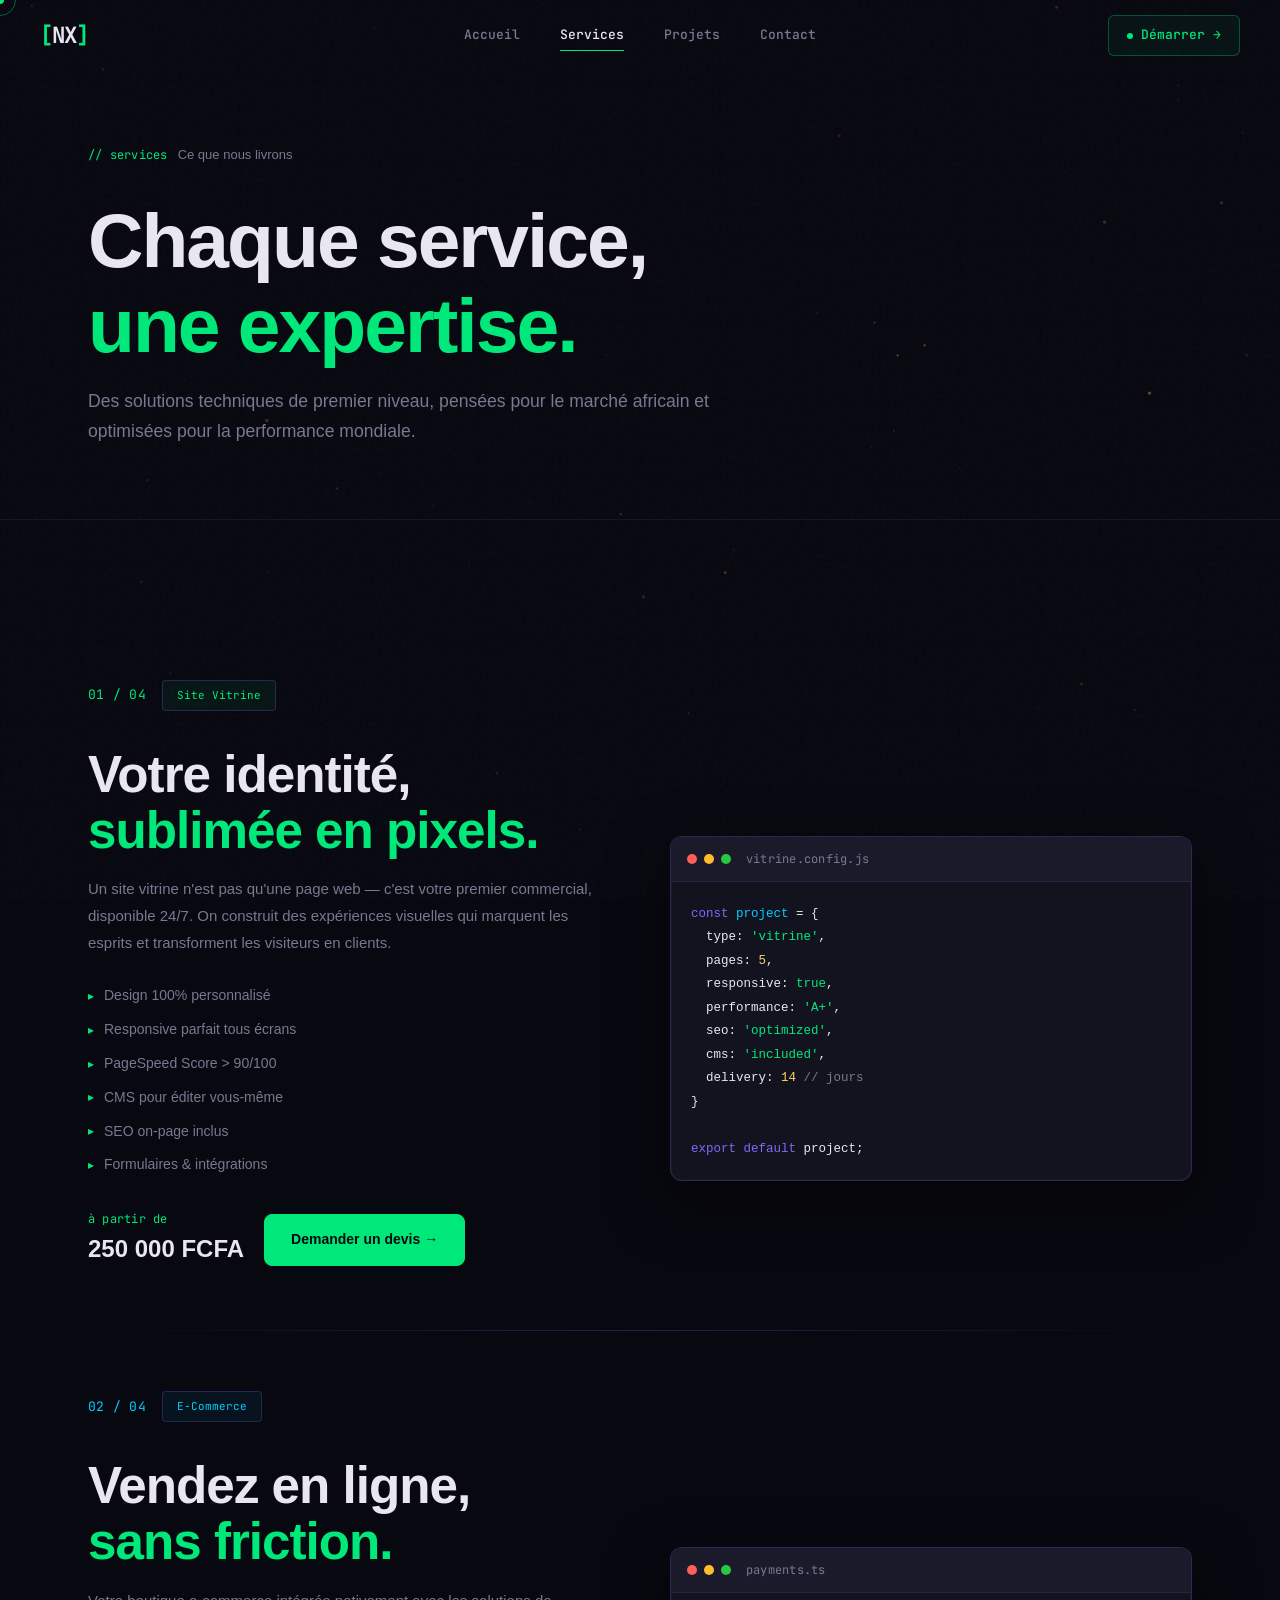
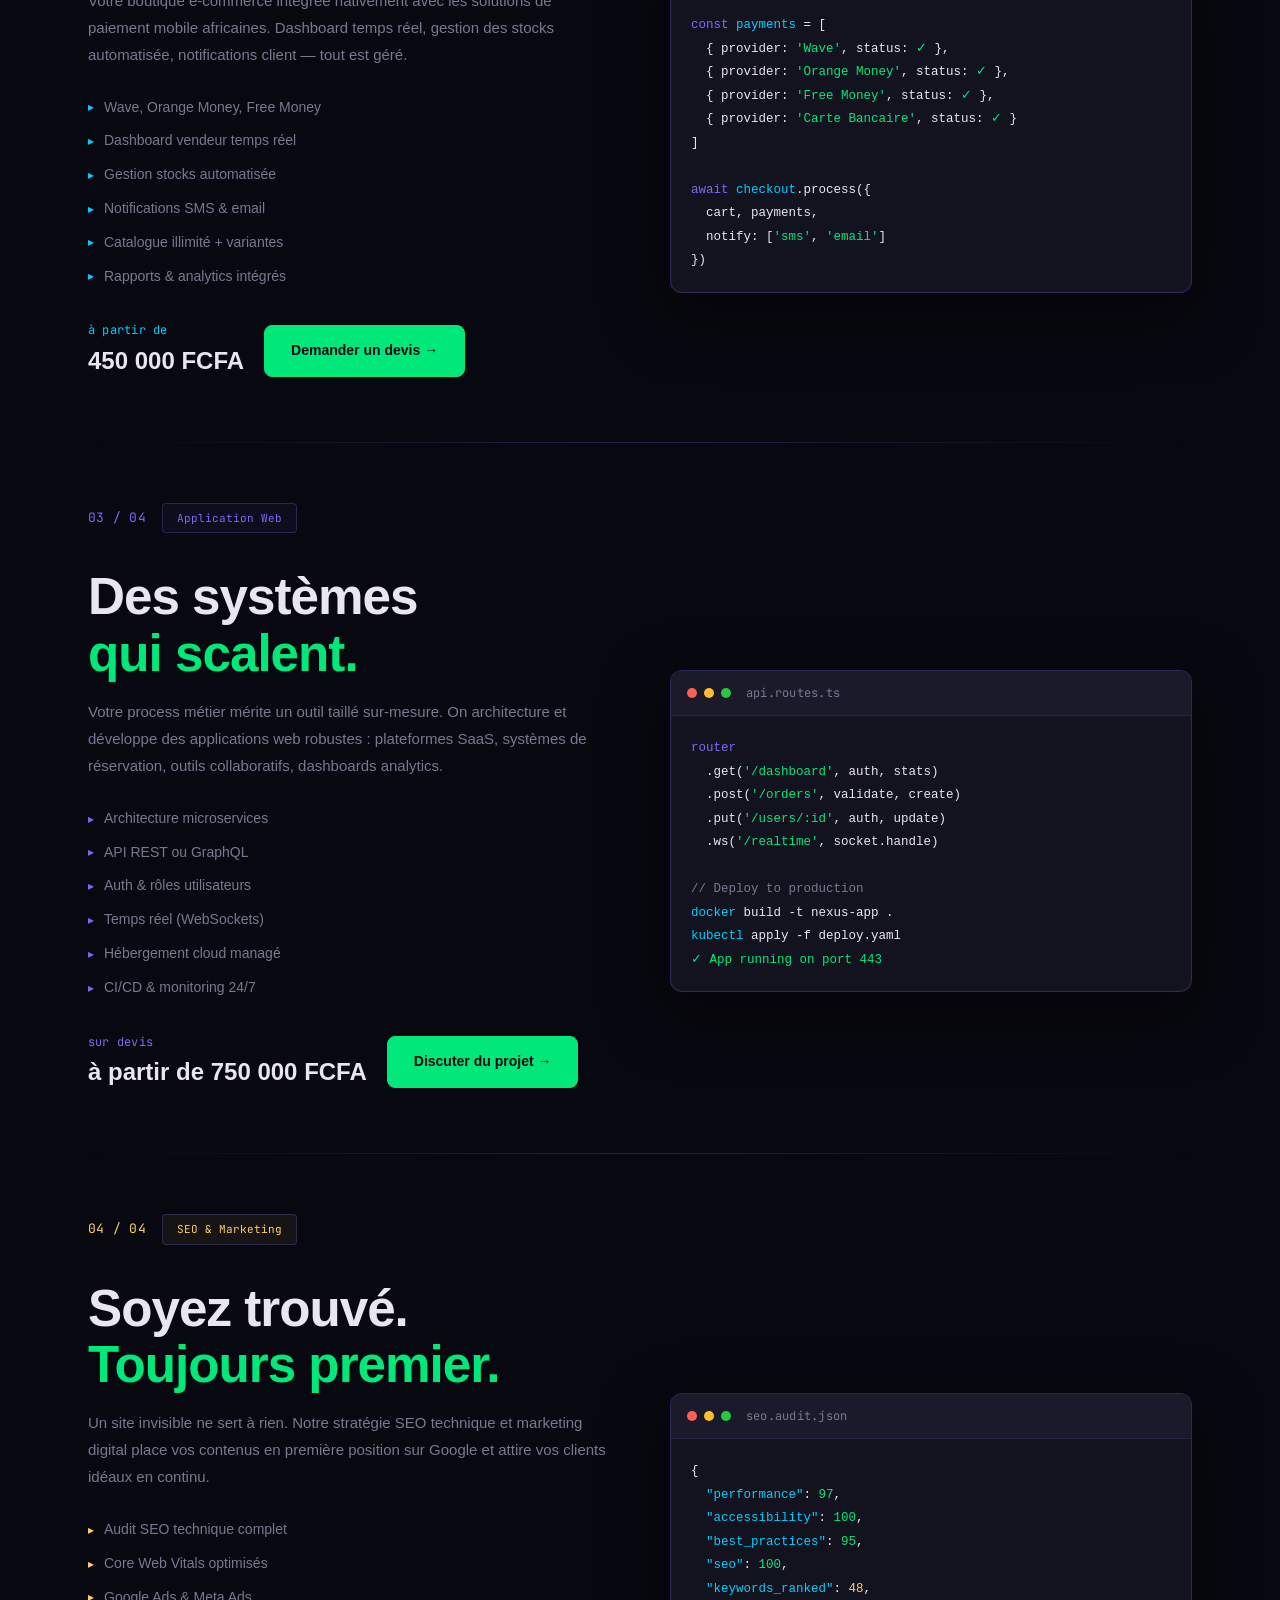
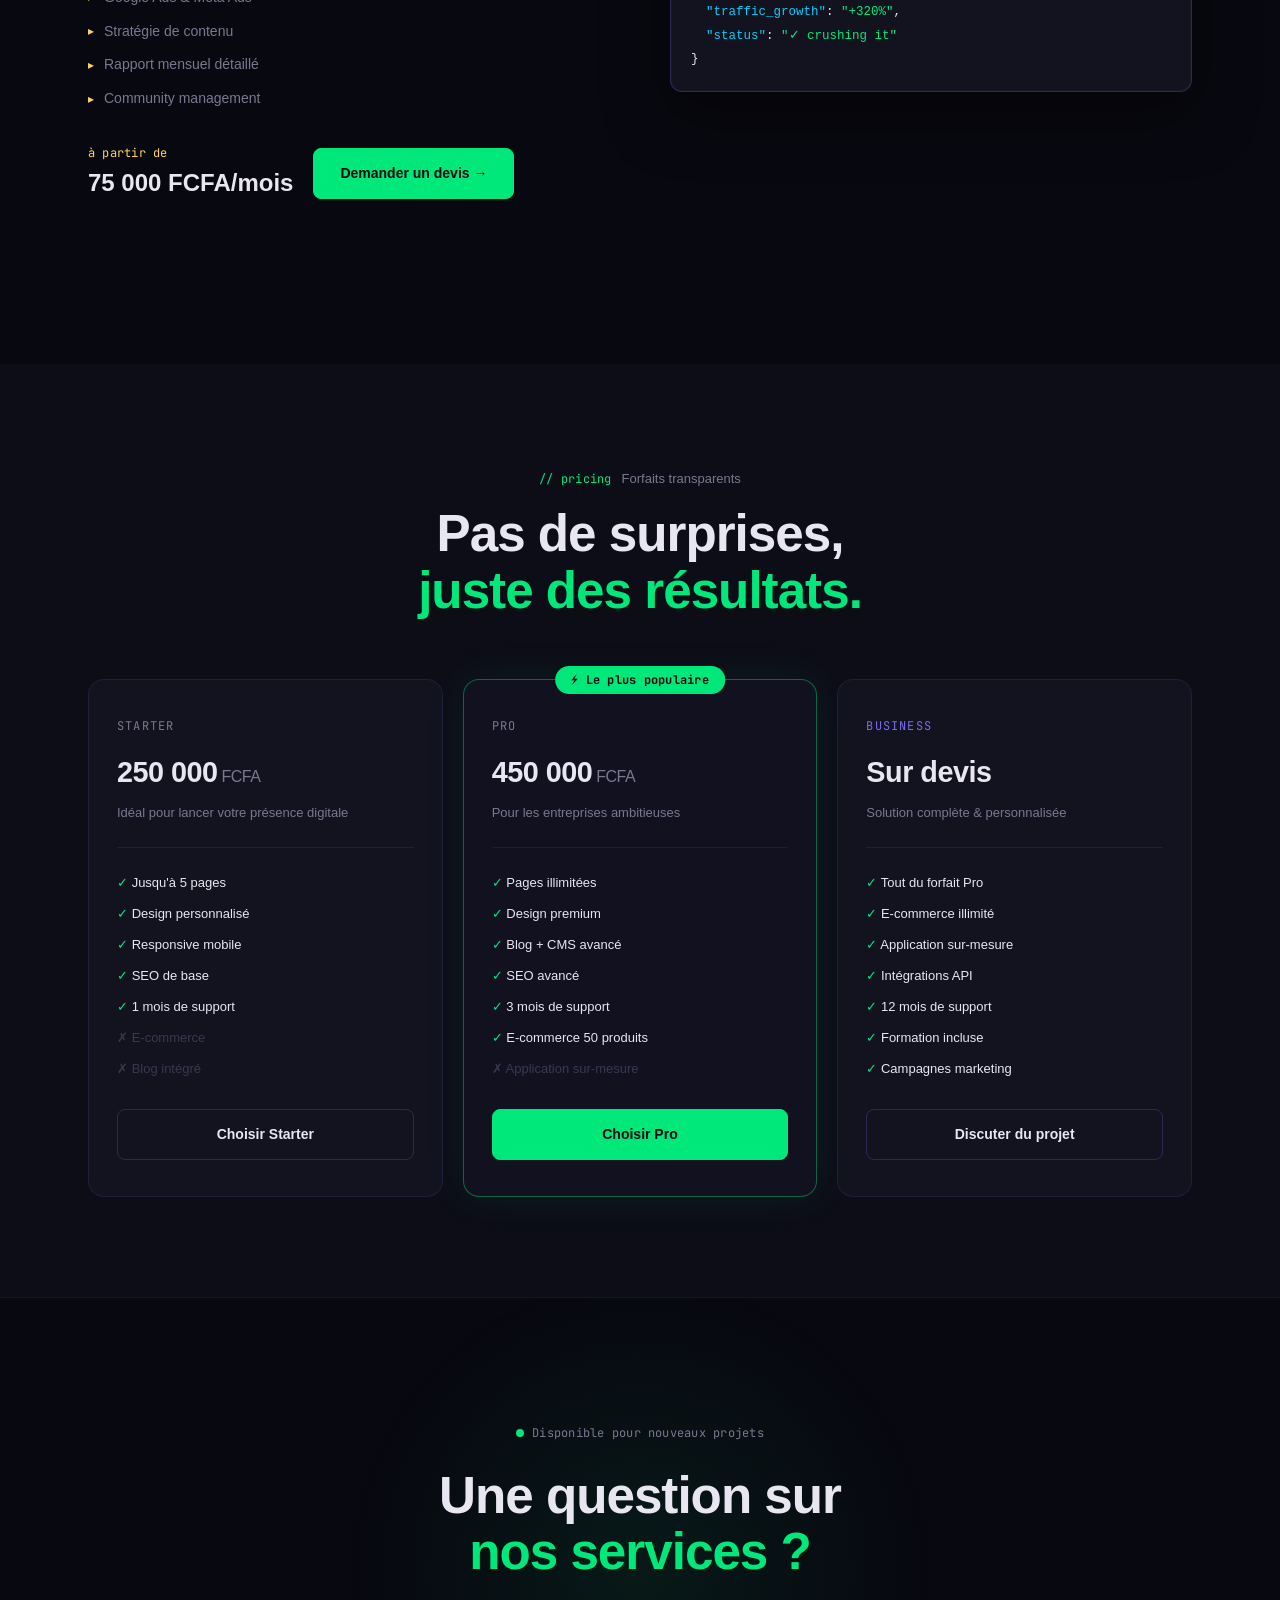
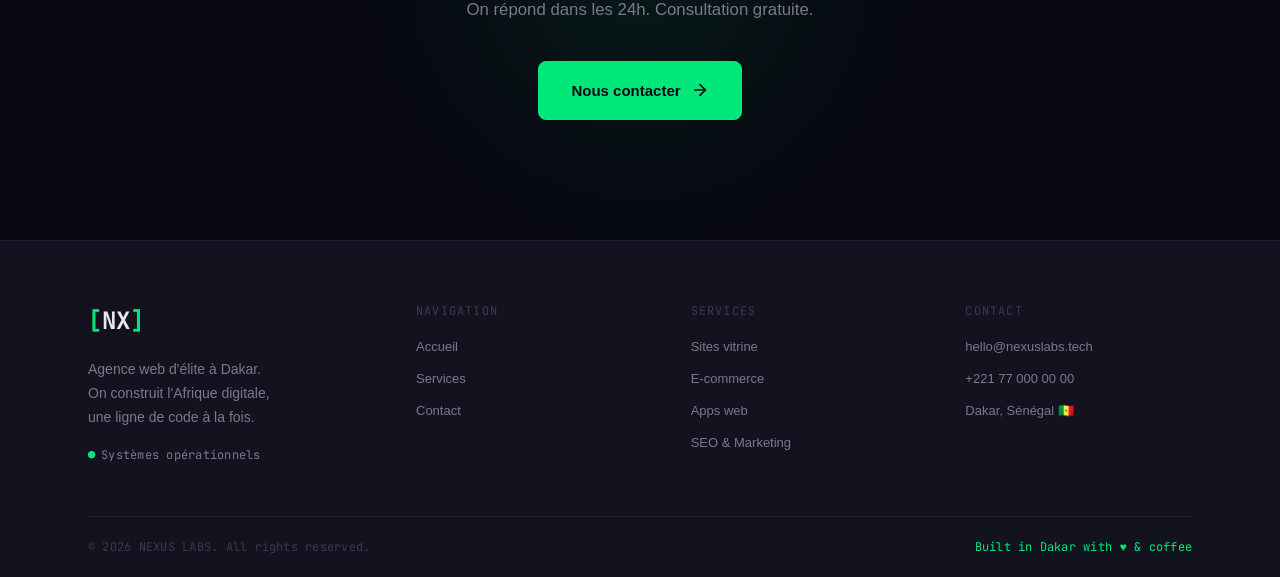
<file: Services.html>
<!DOCTYPE html>
<html lang="fr">
<head>
  <meta charset="UTF-8"/>
  <meta name="viewport" content="width=device-width, initial-scale=1.0"/>
  <title>Services — NEXUS LABS · Agence Web Dakar</title>
  <link rel="stylesheet" href="style.css"/>
  <link href="https://api.fontshare.com/v2/css?f[]=clash-display@400,500,600,700&f[]=cabinet-grotesk@300,400,500,700,800&display=swap" rel="stylesheet"/>
  <link href="https://fonts.googleapis.com/css2?family=JetBrains+Mono:wght@300;400;500;700&display=swap" rel="stylesheet"/>
</head>
<body>

<div class="cursor" id="cursor"></div>
<div class="cursor-follower" id="cursorFollower"></div>
<canvas id="bgCanvas"></canvas>
<div class="noise"></div>

<nav class="nav" id="nav">
  <a href="index.html" class="nav-logo">
    <span class="logo-bracket">[</span>NX<span class="logo-bracket">]</span>
  </a>
  <div class="nav-center">
    <a href="index.html" class="nav-link" data-text="Accueil">Accueil</a>
    <a href="services.html" class="nav-link active" data-text="Services">Services</a>
    <a href="projets.html" class="nav-link" data-text="Projets">Projets</a>
    <a href="contact.html" class="nav-link" data-text="Contact">Contact</a>
  </div>
  <a href="contact.html" class="nav-cta">
    <span class="cta-dot"></span>Démarrer →
  </a>
  <button class="burger" id="burger">
    <div class="burger-lines"><span></span><span></span><span></span></div>
  </button>
</nav>

<div class="mobile-menu" id="mobileMenu">
  <div class="mobile-menu-inner">
    <a href="index.html" class="mob-link"><span class="mob-num">01.</span> Accueil</a>
    <a href="services.html" class="mob-link"><span class="mob-num">02.</span> Services</a>
    <a href="projets.html" class="mob-link"><span class="mob-num">03.</span> Projets</a>
    <a href="contact.html" class="mob-link"><span class="mob-num">04.</span> Contact</a>
    <a href="contact.html" class="mob-cta">Démarrer un projet →</a>
    <div class="mob-footer">
      <span class="mono-sm">hello@nexuslabs.tech</span>
    </div>
  </div>
</div>

<!-- PAGE HERO -->
<section class="page-hero">
  <div class="container">
    <div class="ph-content">
      <div class="section-label reveal">
        <span class="mono-sm c-green">// services</span>
        <span>Ce que nous livrons</span>
      </div>
      <h1 class="reveal delay-1">
        Chaque service,<br/><em>une expertise.</em>
      </h1>
      <p class="ph-sub reveal delay-2">
        Des solutions techniques de premier niveau, pensées pour le marché africain et optimisées pour la performance mondiale.
      </p>
    </div>
  </div>
</section>

<!-- SERVICES DÉTAIL -->
<section class="section">
  <div class="container">

    <!-- VITRINE -->
    <div class="srv-detail reveal">
      <div class="srv-detail-header">
        <div class="srv-detail-num mono-sm c-green">01 / 04</div>
        <span class="srv-badge">Site Vitrine</span>
      </div>
      <div class="srv-detail-body">
        <div class="srv-detail-left">
          <h2>Votre identité,<br/><em>sublimée en pixels.</em></h2>
          <p>Un site vitrine n'est pas qu'une page web — c'est votre premier commercial, disponible 24/7. On construit des expériences visuelles qui marquent les esprits et transforment les visiteurs en clients.</p>
          <div class="srv-features">
            <div class="srv-feat"><span class="feat-icon c-green">▸</span> Design 100% personnalisé</div>
            <div class="srv-feat"><span class="feat-icon c-green">▸</span> Responsive parfait tous écrans</div>
            <div class="srv-feat"><span class="feat-icon c-green">▸</span> PageSpeed Score &gt; 90/100</div>
            <div class="srv-feat"><span class="feat-icon c-green">▸</span> CMS pour éditer vous-même</div>
            <div class="srv-feat"><span class="feat-icon c-green">▸</span> SEO on-page inclus</div>
            <div class="srv-feat"><span class="feat-icon c-green">▸</span> Formulaires & intégrations</div>
          </div>
          <div class="srv-price-row">
            <div class="price-tag">
              <span class="mono-sm c-green">à partir de</span>
              <strong>250 000 FCFA</strong>
            </div>
            <a href="contact.html" class="btn btn-primary">Demander un devis →</a>
          </div>
        </div>
        <div class="srv-detail-right">
          <div class="code-block">
            <div class="code-header">
              <span class="cb-dot red"></span>
              <span class="cb-dot yellow"></span>
              <span class="cb-dot green"></span>
              <span class="mono-sm">vitrine.config.js</span>
            </div>
            <pre class="code-content"><code><span class="c-violet">const</span> <span class="c-cyan">project</span> = {
  type: <span class="c-green">'vitrine'</span>,
  pages: <span class="c-yellow">5</span>,
  responsive: <span class="c-green">true</span>,
  performance: <span class="c-green">'A+'</span>,
  seo: <span class="c-green">'optimized'</span>,
  cms: <span class="c-green">'included'</span>,
  delivery: <span class="c-yellow">14</span> <span class="c-text2">// jours</span>
}

<span class="c-violet">export default</span> project;</code></pre>
          </div>
        </div>
      </div>
    </div>

    <div class="srv-divider"></div>

    <!-- ECOMMERCE -->
    <div class="srv-detail reveal">
      <div class="srv-detail-header">
        <div class="srv-detail-num mono-sm c-cyan">02 / 04</div>
        <span class="srv-badge" style="--badge-color:var(--cyan)">E-Commerce</span>
      </div>
      <div class="srv-detail-body reverse">
        <div class="srv-detail-right">
          <div class="code-block">
            <div class="code-header">
              <span class="cb-dot red"></span><span class="cb-dot yellow"></span><span class="cb-dot green"></span>
              <span class="mono-sm">payments.ts</span>
            </div>
            <pre class="code-content"><code><span class="c-violet">const</span> <span class="c-cyan">payments</span> = [
  { provider: <span class="c-green">'Wave'</span>, status: <span class="c-green">✓</span> },
  { provider: <span class="c-green">'Orange Money'</span>, status: <span class="c-green">✓</span> },
  { provider: <span class="c-green">'Free Money'</span>, status: <span class="c-green">✓</span> },
  { provider: <span class="c-green">'Carte Bancaire'</span>, status: <span class="c-green">✓</span> }
]

<span class="c-violet">await</span> <span class="c-cyan">checkout</span>.process({
  cart, payments,
  notify: [<span class="c-green">'sms'</span>, <span class="c-green">'email'</span>]
})</code></pre>
          </div>
        </div>
        <div class="srv-detail-left">
          <h2>Vendez en ligne,<br/><em>sans friction.</em></h2>
          <p>Votre boutique e-commerce intégrée nativement avec les solutions de paiement mobile africaines. Dashboard temps réel, gestion des stocks automatisée, notifications client — tout est géré.</p>
          <div class="srv-features">
            <div class="srv-feat"><span class="feat-icon c-cyan">▸</span> Wave, Orange Money, Free Money</div>
            <div class="srv-feat"><span class="feat-icon c-cyan">▸</span> Dashboard vendeur temps réel</div>
            <div class="srv-feat"><span class="feat-icon c-cyan">▸</span> Gestion stocks automatisée</div>
            <div class="srv-feat"><span class="feat-icon c-cyan">▸</span> Notifications SMS & email</div>
            <div class="srv-feat"><span class="feat-icon c-cyan">▸</span> Catalogue illimité + variantes</div>
            <div class="srv-feat"><span class="feat-icon c-cyan">▸</span> Rapports & analytics intégrés</div>
          </div>
          <div class="srv-price-row">
            <div class="price-tag">
              <span class="mono-sm c-cyan">à partir de</span>
              <strong>450 000 FCFA</strong>
            </div>
            <a href="contact.html" class="btn btn-primary">Demander un devis →</a>
          </div>
        </div>
      </div>
    </div>

    <div class="srv-divider"></div>

    <!-- APP WEB -->
    <div class="srv-detail reveal">
      <div class="srv-detail-header">
        <div class="srv-detail-num mono-sm c-violet">03 / 04</div>
        <span class="srv-badge" style="--badge-color:var(--violet)">Application Web</span>
      </div>
      <div class="srv-detail-body">
        <div class="srv-detail-left">
          <h2>Des systèmes<br/><em>qui scalent.</em></h2>
          <p>Votre process métier mérite un outil taillé sur-mesure. On architecture et développe des applications web robustes : plateformes SaaS, systèmes de réservation, outils collaboratifs, dashboards analytics.</p>
          <div class="srv-features">
            <div class="srv-feat"><span class="feat-icon c-violet">▸</span> Architecture microservices</div>
            <div class="srv-feat"><span class="feat-icon c-violet">▸</span> API REST ou GraphQL</div>
            <div class="srv-feat"><span class="feat-icon c-violet">▸</span> Auth & rôles utilisateurs</div>
            <div class="srv-feat"><span class="feat-icon c-violet">▸</span> Temps réel (WebSockets)</div>
            <div class="srv-feat"><span class="feat-icon c-violet">▸</span> Hébergement cloud managé</div>
            <div class="srv-feat"><span class="feat-icon c-violet">▸</span> CI/CD & monitoring 24/7</div>
          </div>
          <div class="srv-price-row">
            <div class="price-tag">
              <span class="mono-sm c-violet">sur devis</span>
              <strong>à partir de 750 000 FCFA</strong>
            </div>
            <a href="contact.html" class="btn btn-primary">Discuter du projet →</a>
          </div>
        </div>
        <div class="srv-detail-right">
          <div class="code-block">
            <div class="code-header">
              <span class="cb-dot red"></span><span class="cb-dot yellow"></span><span class="cb-dot green"></span>
              <span class="mono-sm">api.routes.ts</span>
            </div>
            <pre class="code-content"><code><span class="c-violet">router</span>
  .get(<span class="c-green">'/dashboard'</span>, auth, stats)
  .post(<span class="c-green">'/orders'</span>, validate, create)
  .put(<span class="c-green">'/users/:id'</span>, auth, update)
  .ws(<span class="c-green">'/realtime'</span>, socket.handle)

<span class="c-text2">// Deploy to production</span>
<span class="c-cyan">docker</span> build -t nexus-app .
<span class="c-cyan">kubectl</span> apply -f deploy.yaml
<span class="c-green">✓ App running on port 443</span></code></pre>
          </div>
        </div>
      </div>
    </div>

    <div class="srv-divider"></div>

    <!-- SEO -->
    <div class="srv-detail reveal">
      <div class="srv-detail-header">
        <div class="srv-detail-num mono-sm" style="color:var(--yellow)">04 / 04</div>
        <span class="srv-badge" style="--badge-color:var(--yellow)">SEO & Marketing</span>
      </div>
      <div class="srv-detail-body reverse">
        <div class="srv-detail-right">
          <div class="code-block">
            <div class="code-header">
              <span class="cb-dot red"></span><span class="cb-dot yellow"></span><span class="cb-dot green"></span>
              <span class="mono-sm">seo.audit.json</span>
            </div>
            <pre class="code-content"><code>{
  <span class="c-cyan">"performance"</span>: <span class="c-green">97</span>,
  <span class="c-cyan">"accessibility"</span>: <span class="c-green">100</span>,
  <span class="c-cyan">"best_practices"</span>: <span class="c-green">95</span>,
  <span class="c-cyan">"seo"</span>: <span class="c-green">100</span>,
  <span class="c-cyan">"keywords_ranked"</span>: <span class="c-yellow">48</span>,
  <span class="c-cyan">"traffic_growth"</span>: <span class="c-green">"+320%"</span>,
  <span class="c-cyan">"status"</span>: <span class="c-green">"✓ crushing it"</span>
}</code></pre>
          </div>
        </div>
        <div class="srv-detail-left">
          <h2>Soyez trouvé.<br/><em>Toujours premier.</em></h2>
          <p>Un site invisible ne sert à rien. Notre stratégie SEO technique et marketing digital place vos contenus en première position sur Google et attire vos clients idéaux en continu.</p>
          <div class="srv-features">
            <div class="srv-feat"><span class="feat-icon" style="color:var(--yellow)">▸</span> Audit SEO technique complet</div>
            <div class="srv-feat"><span class="feat-icon" style="color:var(--yellow)">▸</span> Core Web Vitals optimisés</div>
            <div class="srv-feat"><span class="feat-icon" style="color:var(--yellow)">▸</span> Google Ads & Meta Ads</div>
            <div class="srv-feat"><span class="feat-icon" style="color:var(--yellow)">▸</span> Stratégie de contenu</div>
            <div class="srv-feat"><span class="feat-icon" style="color:var(--yellow)">▸</span> Rapport mensuel détaillé</div>
            <div class="srv-feat"><span class="feat-icon" style="color:var(--yellow)">▸</span> Community management</div>
          </div>
          <div class="srv-price-row">
            <div class="price-tag">
              <span class="mono-sm" style="color:var(--yellow)">à partir de</span>
              <strong>75 000 FCFA/mois</strong>
            </div>
            <a href="contact.html" class="btn btn-primary">Demander un devis →</a>
          </div>
        </div>
      </div>
    </div>
  </div>
</section>

<!-- FORFAITS -->
<section class="section plans-section">
  <div class="container">
    <div class="section-head center">
      <div class="section-label reveal">
        <span class="mono-sm c-green">// pricing</span>
        <span>Forfaits transparents</span>
      </div>
      <h2 class="section-title reveal delay-1">Pas de surprises,<br/><em>juste des résultats.</em></h2>
    </div>

    <div class="plans-grid">
      <div class="plan-card reveal">
        <div class="plan-tier mono-sm">Starter</div>
        <div class="plan-amount">250 000<span> FCFA</span></div>
        <p class="plan-desc">Idéal pour lancer votre présence digitale</p>
        <ul class="plan-list">
          <li class="ok">Jusqu'à 5 pages</li>
          <li class="ok">Design personnalisé</li>
          <li class="ok">Responsive mobile</li>
          <li class="ok">SEO de base</li>
          <li class="ok">1 mois de support</li>
          <li class="no">E-commerce</li>
          <li class="no">Blog intégré</li>
        </ul>
        <a href="contact.html" class="btn btn-outline btn-full">Choisir Starter</a>
      </div>

      <div class="plan-card plan-hot reveal delay-1">
        <div class="plan-badge-top mono-sm">⚡ Le plus populaire</div>
        <div class="plan-tier mono-sm c-green">Pro</div>
        <div class="plan-amount">450 000<span> FCFA</span></div>
        <p class="plan-desc">Pour les entreprises ambitieuses</p>
        <ul class="plan-list">
          <li class="ok">Pages illimitées</li>
          <li class="ok">Design premium</li>
          <li class="ok">Blog + CMS avancé</li>
          <li class="ok">SEO avancé</li>
          <li class="ok">3 mois de support</li>
          <li class="ok">E-commerce 50 produits</li>
          <li class="no">Application sur-mesure</li>
        </ul>
        <a href="contact.html" class="btn btn-primary btn-full">Choisir Pro</a>
      </div>

      <div class="plan-card reveal delay-2">
        <div class="plan-tier mono-sm" style="color:var(--violet)">Business</div>
        <div class="plan-amount">Sur devis</div>
        <p class="plan-desc">Solution complète & personnalisée</p>
        <ul class="plan-list">
          <li class="ok">Tout du forfait Pro</li>
          <li class="ok">E-commerce illimité</li>
          <li class="ok">Application sur-mesure</li>
          <li class="ok">Intégrations API</li>
          <li class="ok">12 mois de support</li>
          <li class="ok">Formation incluse</li>
          <li class="ok">Campagnes marketing</li>
        </ul>
        <a href="contact.html" class="btn btn-outline btn-full">Discuter du projet</a>
      </div>
    </div>
  </div>
</section>

<section class="cta-section">
  <div class="cta-glow"></div>
  <div class="container">
    <div class="cta-inner reveal">
      <div class="cta-tag mono-sm"><span class="cta-dot pulsing"></span> Disponible pour nouveaux projets</div>
      <h2>Une question sur<br/><em>nos services ?</em></h2>
      <p>On répond dans les 24h. Consultation gratuite.</p>
      <div class="cta-actions">
        <a href="contact.html" class="btn btn-primary btn-lg">Nous contacter <svg viewBox="0 0 20 20" fill="none"><path d="M4 10h12M10 4l6 6-6 6" stroke="currentColor" stroke-width="1.8" stroke-linecap="round"/></svg></a>
      </div>
    </div>
  </div>
</section>

<footer class="footer">
  <div class="container">
    <div class="footer-grid">
      <div class="footer-brand">
        <div class="foot-logo"><span class="logo-bracket">[</span>NX<span class="logo-bracket">]</span></div>
        <p>Agence web d'élite à Dakar.<br/>On construit l'Afrique digitale,<br/>une ligne de code à la fois.</p>
        <div class="foot-badge mono-sm"><span class="c-green">●</span> Systèmes opérationnels</div>
      </div>
      <div class="footer-col">
        <div class="foot-label mono-sm">Navigation</div>
        <a href="index.html">Accueil</a>
        <a href="services.html">Services</a>
        <a href="contact.html">Contact</a>
      </div>
      <div class="footer-col">
        <div class="foot-label mono-sm">Services</div>
        <a href="services.html">Sites vitrine</a>
        <a href="services.html">E-commerce</a>
        <a href="services.html">Apps web</a>
        <a href="services.html">SEO & Marketing</a>
      </div>
      <div class="footer-col">
        <div class="foot-label mono-sm">Contact</div>
        <a href="mailto:hello@nexuslabs.tech">hello@nexuslabs.tech</a>
        <a href="tel:+221770000000">+221 77 000 00 00</a>
        <span>Dakar, Sénégal 🇸🇳</span>
      </div>
    </div>
    <div class="footer-bottom">
      <span class="mono-sm">© 2026 NEXUS LABS. All rights reserved.</span>
      <span class="mono-sm c-green">Built in Dakar with ♥ &amp; coffee</span>
    </div>
  </div>
</footer>

<script src="main.js"></script>
</body>
</html>
</file>
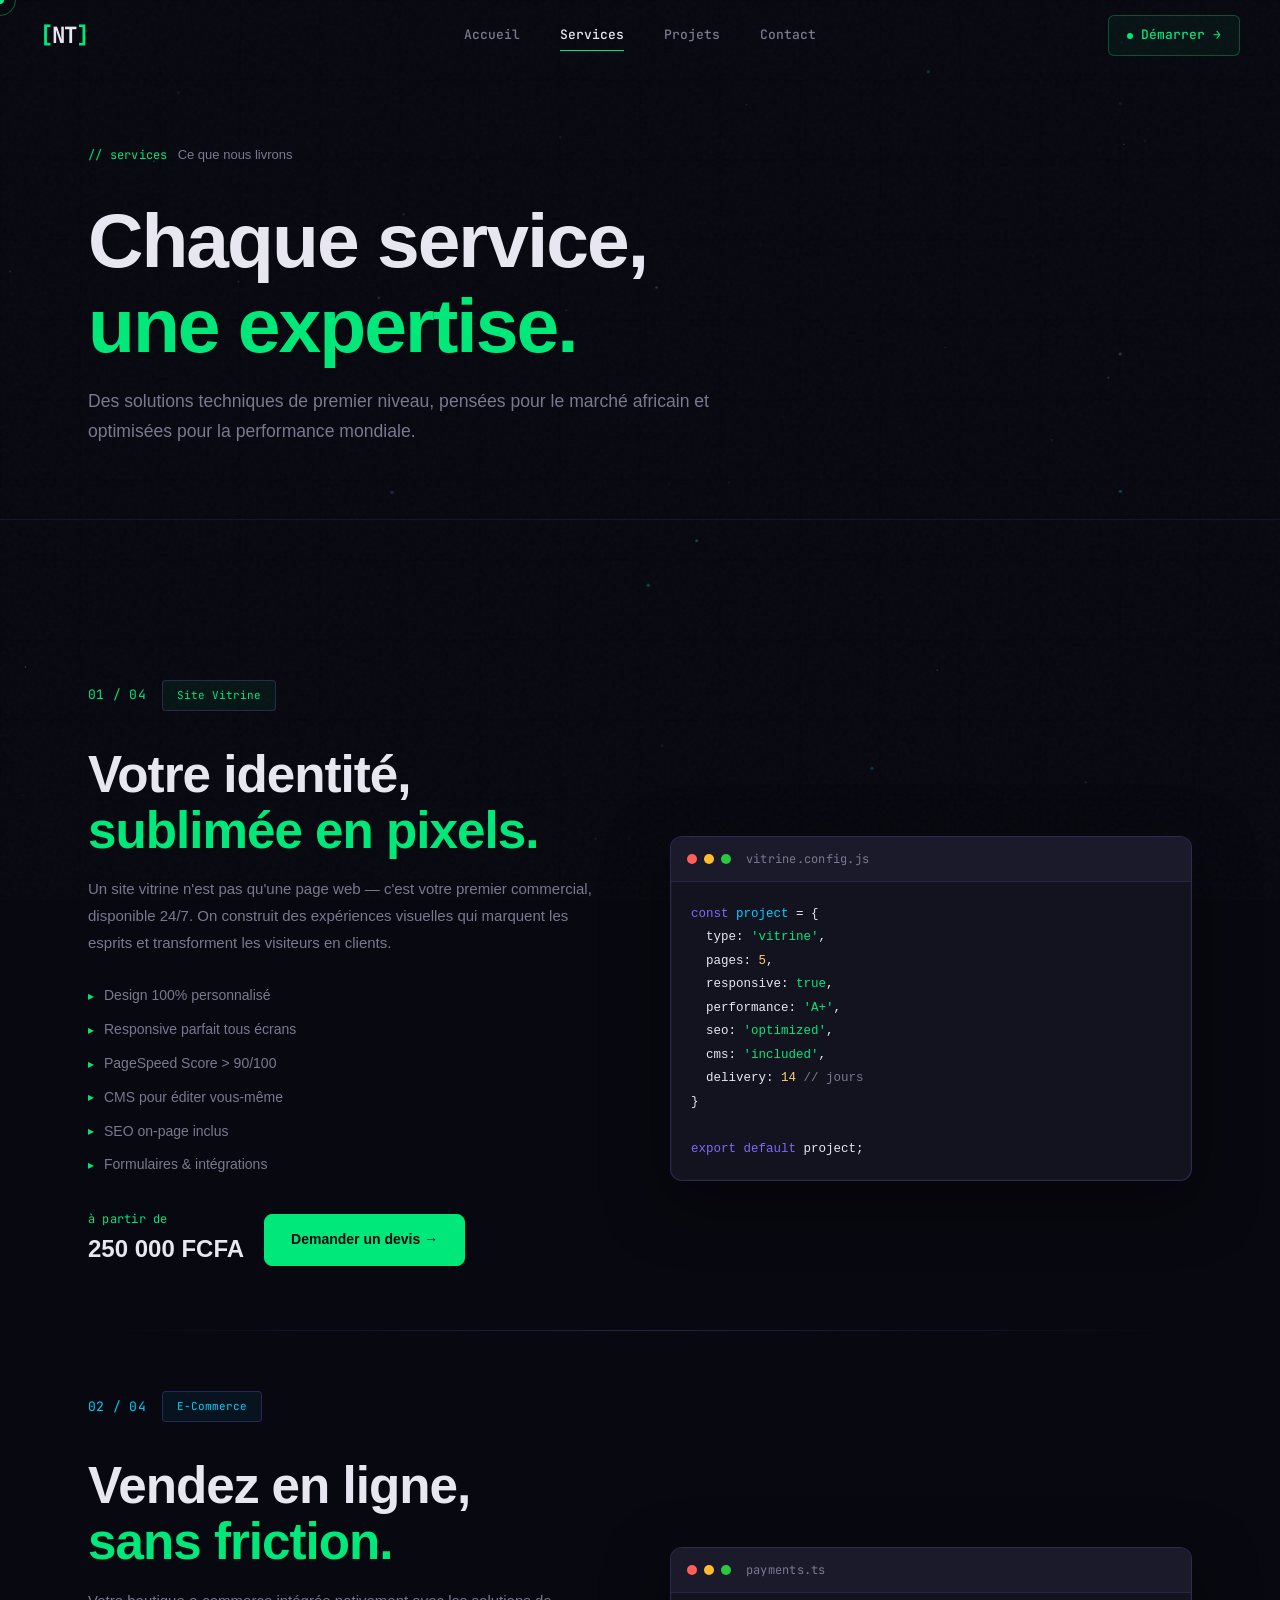
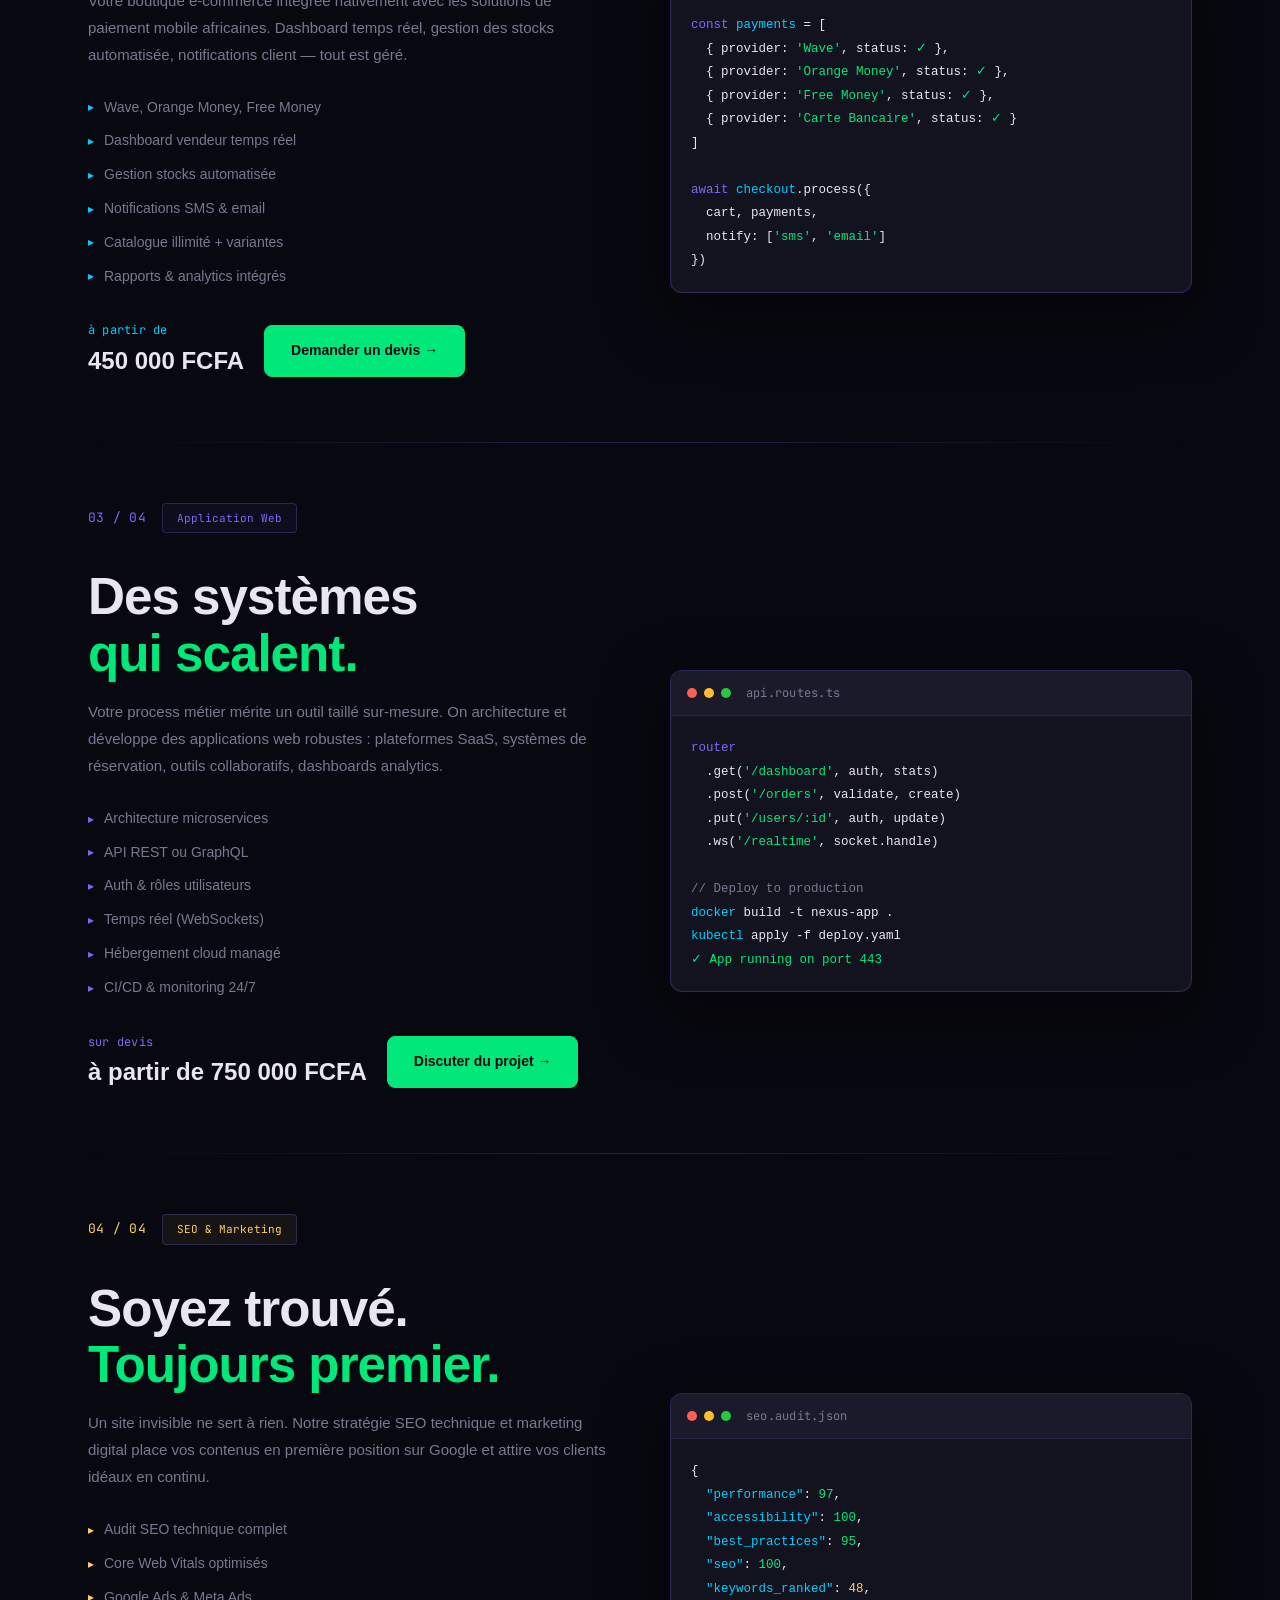
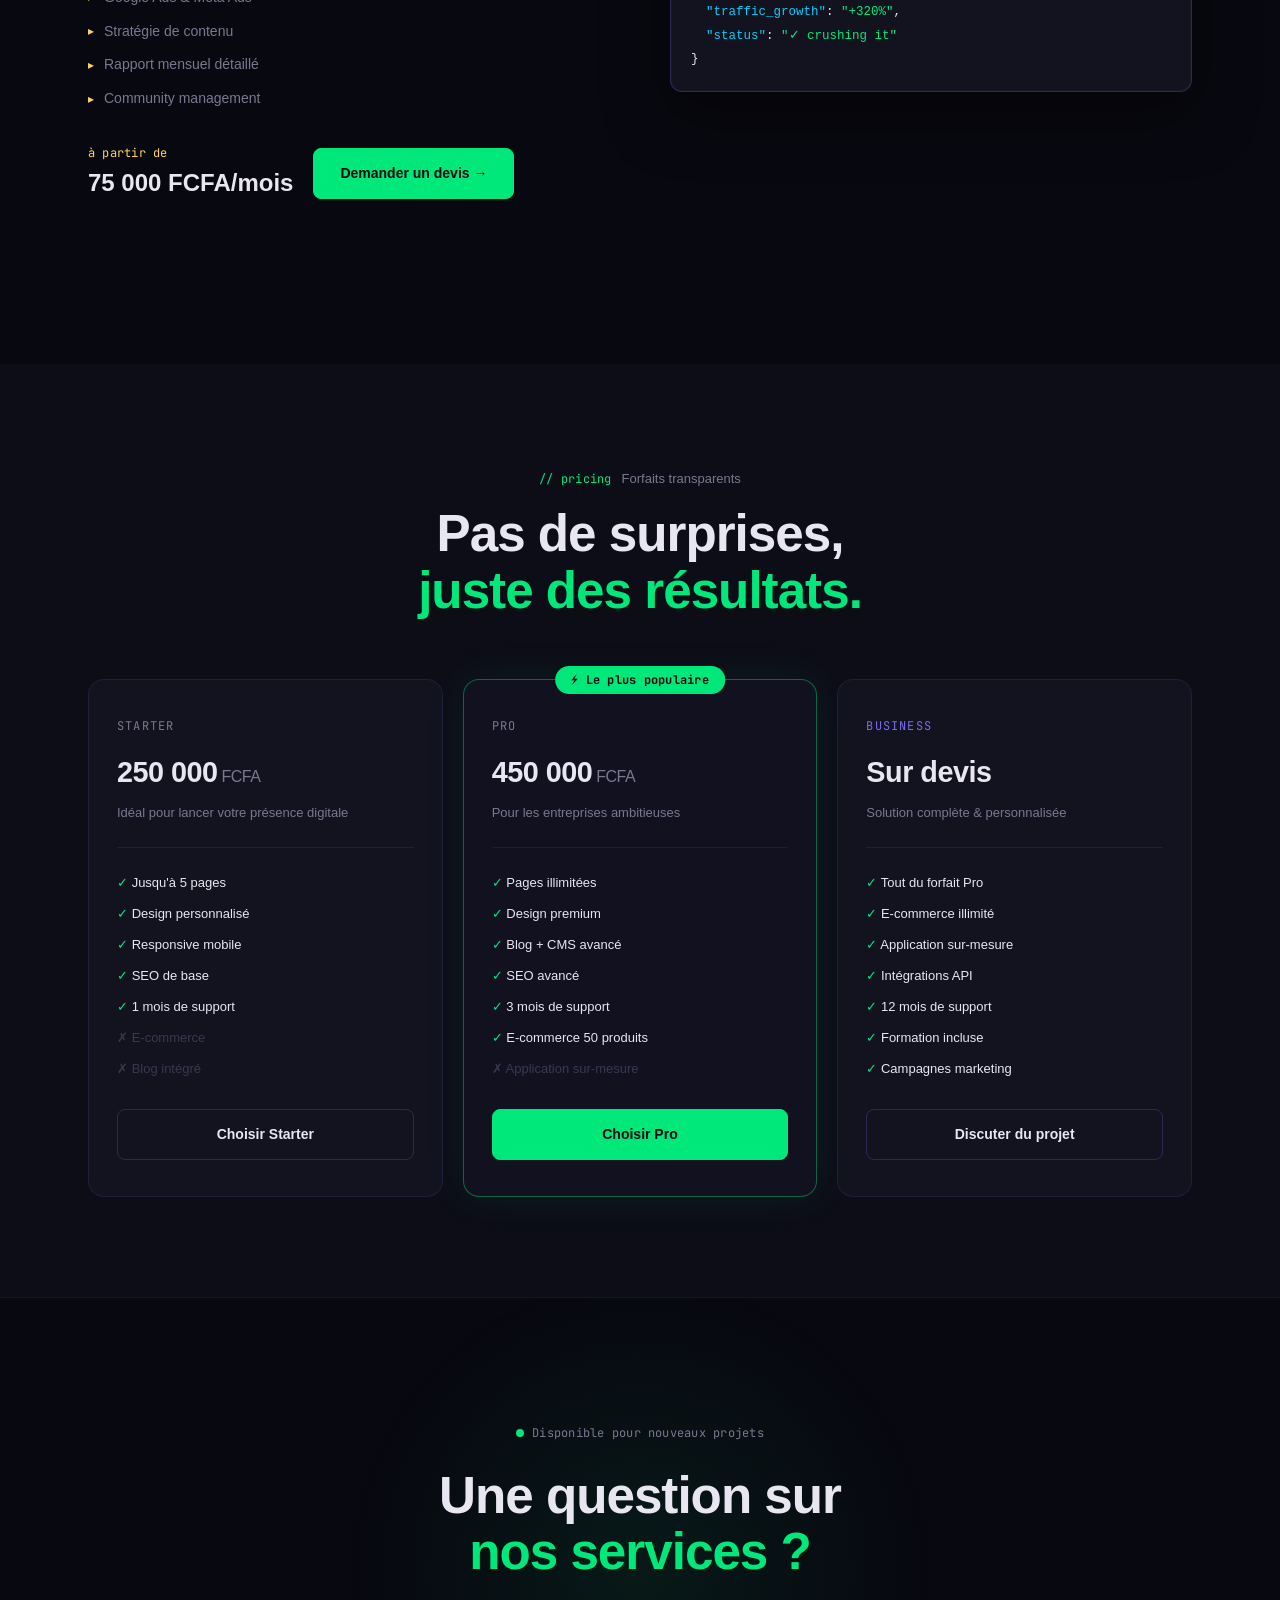
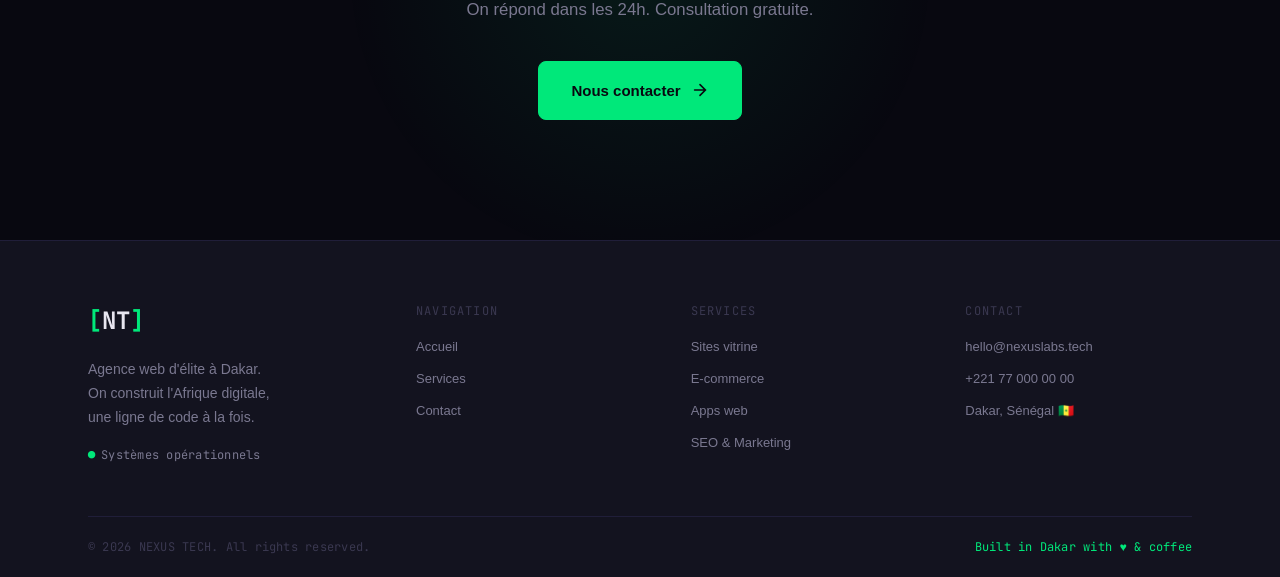
<file: services.html>
<!DOCTYPE html>
<html lang="fr">
<head>
  <meta charset="UTF-8"/>
  <meta name="viewport" content="width=device-width, initial-scale=1.0"/>
  <link rel="image" href="logo-nt.png"/>
  <title>Services — NEXUS TECH · Agence Web Dakar</title>
  <link rel="icon" type="image/png" href="logo-nt.png">
  <link rel="stylesheet" href="style.css"/>
  <link href="https://api.fontshare.com/v2/css?f[]=clash-display@400,500,600,700&f[]=cabinet-grotesk@300,400,500,700,800&display=swap" rel="stylesheet"/>
  <link href="https://fonts.googleapis.com/css2?family=JetBrains+Mono:wght@300;400;500;700&display=swap" rel="stylesheet"/>
</head>
<body>

<div class="cursor" id="cursor"></div>
<div class="cursor-follower" id="cursorFollower"></div>
<canvas id="bgCanvas"></canvas>
<div class="noise"></div>

<nav class="nav" id="nav">
  <a href="index.html" class="nav-logo">
    <span class="logo-bracket">[</span>NT<span class="logo-bracket">]</span>
  </a>
  <div class="nav-center">
    <a href="index.html" class="nav-link" data-text="Accueil">Accueil</a>
    <a href="services.html" class="nav-link active" data-text="Services">Services</a>
    <a href="projets.html" class="nav-link" data-text="Projets">Projets</a>
    <a href="contact.html" class="nav-link" data-text="Contact">Contact</a>
  </div>
  <a href="contact.html" class="nav-cta">
    <span class="cta-dot"></span>Démarrer →
  </a>
  <button class="burger" id="burger">
    <div class="burger-lines"><span></span><span></span><span></span></div>
  </button>
</nav>

<div class="mobile-menu" id="mobileMenu">
  <div class="mobile-menu-inner">
    <a href="index.html" class="mob-link"><span class="mob-num">01.</span> Accueil</a>
    <a href="services.html" class="mob-link"><span class="mob-num">02.</span> Services</a>
    <a href="projets.html" class="mob-link"><span class="mob-num">03.</span> Projets</a>
    <a href="contact.html" class="mob-link"><span class="mob-num">04.</span> Contact</a>
    <a href="contact.html" class="mob-cta">Démarrer un projet →</a>
    <div class="mob-footer">
      <span class="mono-sm">hello@nexuslabs.tech</span>
    </div>
  </div>
</div>

<!-- PAGE HERO -->
<section class="page-hero">
  <div class="container">
    <div class="ph-content">
      <div class="section-label reveal">
        <span class="mono-sm c-green">// services</span>
        <span>Ce que nous livrons</span>
      </div>
      <h1 class="reveal delay-1">
        Chaque service,<br/><em>une expertise.</em>
      </h1>
      <p class="ph-sub reveal delay-2">
        Des solutions techniques de premier niveau, pensées pour le marché africain et optimisées pour la performance mondiale.
      </p>
    </div>
  </div>
</section>

<!-- SERVICES DÉTAIL -->
<section class="section">
  <div class="container">

    <!-- VITRINE -->
    <div class="srv-detail reveal">
      <div class="srv-detail-header">
        <div class="srv-detail-num mono-sm c-green">01 / 04</div>
        <span class="srv-badge">Site Vitrine</span>
      </div>
      <div class="srv-detail-body">
        <div class="srv-detail-left">
          <h2>Votre identité,<br/><em>sublimée en pixels.</em></h2>
          <p>Un site vitrine n'est pas qu'une page web — c'est votre premier commercial, disponible 24/7. On construit des expériences visuelles qui marquent les esprits et transforment les visiteurs en clients.</p>
          <div class="srv-features">
            <div class="srv-feat"><span class="feat-icon c-green">▸</span> Design 100% personnalisé</div>
            <div class="srv-feat"><span class="feat-icon c-green">▸</span> Responsive parfait tous écrans</div>
            <div class="srv-feat"><span class="feat-icon c-green">▸</span> PageSpeed Score &gt; 90/100</div>
            <div class="srv-feat"><span class="feat-icon c-green">▸</span> CMS pour éditer vous-même</div>
            <div class="srv-feat"><span class="feat-icon c-green">▸</span> SEO on-page inclus</div>
            <div class="srv-feat"><span class="feat-icon c-green">▸</span> Formulaires & intégrations</div>
          </div>
          <div class="srv-price-row">
            <div class="price-tag">
              <span class="mono-sm c-green">à partir de</span>
              <strong>250 000 FCFA</strong>
            </div>
            <a href="contact.html" class="btn btn-primary">Demander un devis →</a>
          </div>
        </div>
        <div class="srv-detail-right">
          <div class="code-block">
            <div class="code-header">
              <span class="cb-dot red"></span>
              <span class="cb-dot yellow"></span>
              <span class="cb-dot green"></span>
              <span class="mono-sm">vitrine.config.js</span>
            </div>
            <pre class="code-content"><code><span class="c-violet">const</span> <span class="c-cyan">project</span> = {
  type: <span class="c-green">'vitrine'</span>,
  pages: <span class="c-yellow">5</span>,
  responsive: <span class="c-green">true</span>,
  performance: <span class="c-green">'A+'</span>,
  seo: <span class="c-green">'optimized'</span>,
  cms: <span class="c-green">'included'</span>,
  delivery: <span class="c-yellow">14</span> <span class="c-text2">// jours</span>
}

<span class="c-violet">export default</span> project;</code></pre>
          </div>
        </div>
      </div>
    </div>

    <div class="srv-divider"></div>

    <!-- ECOMMERCE -->
    <div class="srv-detail reveal">
      <div class="srv-detail-header">
        <div class="srv-detail-num mono-sm c-cyan">02 / 04</div>
        <span class="srv-badge" style="--badge-color:var(--cyan)">E-Commerce</span>
      </div>
      <div class="srv-detail-body reverse">
        <div class="srv-detail-right">
          <div class="code-block">
            <div class="code-header">
              <span class="cb-dot red"></span><span class="cb-dot yellow"></span><span class="cb-dot green"></span>
              <span class="mono-sm">payments.ts</span>
            </div>
            <pre class="code-content"><code><span class="c-violet">const</span> <span class="c-cyan">payments</span> = [
  { provider: <span class="c-green">'Wave'</span>, status: <span class="c-green">✓</span> },
  { provider: <span class="c-green">'Orange Money'</span>, status: <span class="c-green">✓</span> },
  { provider: <span class="c-green">'Free Money'</span>, status: <span class="c-green">✓</span> },
  { provider: <span class="c-green">'Carte Bancaire'</span>, status: <span class="c-green">✓</span> }
]

<span class="c-violet">await</span> <span class="c-cyan">checkout</span>.process({
  cart, payments,
  notify: [<span class="c-green">'sms'</span>, <span class="c-green">'email'</span>]
})</code></pre>
          </div>
        </div>
        <div class="srv-detail-left">
          <h2>Vendez en ligne,<br/><em>sans friction.</em></h2>
          <p>Votre boutique e-commerce intégrée nativement avec les solutions de paiement mobile africaines. Dashboard temps réel, gestion des stocks automatisée, notifications client — tout est géré.</p>
          <div class="srv-features">
            <div class="srv-feat"><span class="feat-icon c-cyan">▸</span> Wave, Orange Money, Free Money</div>
            <div class="srv-feat"><span class="feat-icon c-cyan">▸</span> Dashboard vendeur temps réel</div>
            <div class="srv-feat"><span class="feat-icon c-cyan">▸</span> Gestion stocks automatisée</div>
            <div class="srv-feat"><span class="feat-icon c-cyan">▸</span> Notifications SMS & email</div>
            <div class="srv-feat"><span class="feat-icon c-cyan">▸</span> Catalogue illimité + variantes</div>
            <div class="srv-feat"><span class="feat-icon c-cyan">▸</span> Rapports & analytics intégrés</div>
          </div>
          <div class="srv-price-row">
            <div class="price-tag">
              <span class="mono-sm c-cyan">à partir de</span>
              <strong>450 000 FCFA</strong>
            </div>
            <a href="contact.html" class="btn btn-primary">Demander un devis →</a>
          </div>
        </div>
      </div>
    </div>

    <div class="srv-divider"></div>

    <!-- APP WEB -->
    <div class="srv-detail reveal">
      <div class="srv-detail-header">
        <div class="srv-detail-num mono-sm c-violet">03 / 04</div>
        <span class="srv-badge" style="--badge-color:var(--violet)">Application Web</span>
      </div>
      <div class="srv-detail-body">
        <div class="srv-detail-left">
          <h2>Des systèmes<br/><em>qui scalent.</em></h2>
          <p>Votre process métier mérite un outil taillé sur-mesure. On architecture et développe des applications web robustes : plateformes SaaS, systèmes de réservation, outils collaboratifs, dashboards analytics.</p>
          <div class="srv-features">
            <div class="srv-feat"><span class="feat-icon c-violet">▸</span> Architecture microservices</div>
            <div class="srv-feat"><span class="feat-icon c-violet">▸</span> API REST ou GraphQL</div>
            <div class="srv-feat"><span class="feat-icon c-violet">▸</span> Auth & rôles utilisateurs</div>
            <div class="srv-feat"><span class="feat-icon c-violet">▸</span> Temps réel (WebSockets)</div>
            <div class="srv-feat"><span class="feat-icon c-violet">▸</span> Hébergement cloud managé</div>
            <div class="srv-feat"><span class="feat-icon c-violet">▸</span> CI/CD & monitoring 24/7</div>
          </div>
          <div class="srv-price-row">
            <div class="price-tag">
              <span class="mono-sm c-violet">sur devis</span>
              <strong>à partir de 750 000 FCFA</strong>
            </div>
            <a href="contact.html" class="btn btn-primary">Discuter du projet →</a>
          </div>
        </div>
        <div class="srv-detail-right">
          <div class="code-block">
            <div class="code-header">
              <span class="cb-dot red"></span><span class="cb-dot yellow"></span><span class="cb-dot green"></span>
              <span class="mono-sm">api.routes.ts</span>
            </div>
            <pre class="code-content"><code><span class="c-violet">router</span>
  .get(<span class="c-green">'/dashboard'</span>, auth, stats)
  .post(<span class="c-green">'/orders'</span>, validate, create)
  .put(<span class="c-green">'/users/:id'</span>, auth, update)
  .ws(<span class="c-green">'/realtime'</span>, socket.handle)

<span class="c-text2">// Deploy to production</span>
<span class="c-cyan">docker</span> build -t nexus-app .
<span class="c-cyan">kubectl</span> apply -f deploy.yaml
<span class="c-green">✓ App running on port 443</span></code></pre>
          </div>
        </div>
      </div>
    </div>

    <div class="srv-divider"></div>

    <!-- SEO -->
    <div class="srv-detail reveal">
      <div class="srv-detail-header">
        <div class="srv-detail-num mono-sm" style="color:var(--yellow)">04 / 04</div>
        <span class="srv-badge" style="--badge-color:var(--yellow)">SEO & Marketing</span>
      </div>
      <div class="srv-detail-body reverse">
        <div class="srv-detail-right">
          <div class="code-block">
            <div class="code-header">
              <span class="cb-dot red"></span><span class="cb-dot yellow"></span><span class="cb-dot green"></span>
              <span class="mono-sm">seo.audit.json</span>
            </div>
            <pre class="code-content"><code>{
  <span class="c-cyan">"performance"</span>: <span class="c-green">97</span>,
  <span class="c-cyan">"accessibility"</span>: <span class="c-green">100</span>,
  <span class="c-cyan">"best_practices"</span>: <span class="c-green">95</span>,
  <span class="c-cyan">"seo"</span>: <span class="c-green">100</span>,
  <span class="c-cyan">"keywords_ranked"</span>: <span class="c-yellow">48</span>,
  <span class="c-cyan">"traffic_growth"</span>: <span class="c-green">"+320%"</span>,
  <span class="c-cyan">"status"</span>: <span class="c-green">"✓ crushing it"</span>
}</code></pre>
          </div>
        </div>
        <div class="srv-detail-left">
          <h2>Soyez trouvé.<br/><em>Toujours premier.</em></h2>
          <p>Un site invisible ne sert à rien. Notre stratégie SEO technique et marketing digital place vos contenus en première position sur Google et attire vos clients idéaux en continu.</p>
          <div class="srv-features">
            <div class="srv-feat"><span class="feat-icon" style="color:var(--yellow)">▸</span> Audit SEO technique complet</div>
            <div class="srv-feat"><span class="feat-icon" style="color:var(--yellow)">▸</span> Core Web Vitals optimisés</div>
            <div class="srv-feat"><span class="feat-icon" style="color:var(--yellow)">▸</span> Google Ads & Meta Ads</div>
            <div class="srv-feat"><span class="feat-icon" style="color:var(--yellow)">▸</span> Stratégie de contenu</div>
            <div class="srv-feat"><span class="feat-icon" style="color:var(--yellow)">▸</span> Rapport mensuel détaillé</div>
            <div class="srv-feat"><span class="feat-icon" style="color:var(--yellow)">▸</span> Community management</div>
          </div>
          <div class="srv-price-row">
            <div class="price-tag">
              <span class="mono-sm" style="color:var(--yellow)">à partir de</span>
              <strong>75 000 FCFA/mois</strong>
            </div>
            <a href="contact.html" class="btn btn-primary">Demander un devis →</a>
          </div>
        </div>
      </div>
    </div>
  </div>
</section>

<!-- FORFAITS -->
<section class="section plans-section">
  <div class="container">
    <div class="section-head center">
      <div class="section-label reveal">
        <span class="mono-sm c-green">// pricing</span>
        <span>Forfaits transparents</span>
      </div>
      <h2 class="section-title reveal delay-1">Pas de surprises,<br/><em>juste des résultats.</em></h2>
    </div>

    <div class="plans-grid">
      <div class="plan-card reveal">
        <div class="plan-tier mono-sm">Starter</div>
        <div class="plan-amount">250 000<span> FCFA</span></div>
        <p class="plan-desc">Idéal pour lancer votre présence digitale</p>
        <ul class="plan-list">
          <li class="ok">Jusqu'à 5 pages</li>
          <li class="ok">Design personnalisé</li>
          <li class="ok">Responsive mobile</li>
          <li class="ok">SEO de base</li>
          <li class="ok">1 mois de support</li>
          <li class="no">E-commerce</li>
          <li class="no">Blog intégré</li>
        </ul>
        <a href="contact.html" class="btn btn-outline btn-full">Choisir Starter</a>
      </div>

      <div class="plan-card plan-hot reveal delay-1">
        <div class="plan-badge-top mono-sm">⚡ Le plus populaire</div>
        <div class="plan-tier mono-sm c-green">Pro</div>
        <div class="plan-amount">450 000<span> FCFA</span></div>
        <p class="plan-desc">Pour les entreprises ambitieuses</p>
        <ul class="plan-list">
          <li class="ok">Pages illimitées</li>
          <li class="ok">Design premium</li>
          <li class="ok">Blog + CMS avancé</li>
          <li class="ok">SEO avancé</li>
          <li class="ok">3 mois de support</li>
          <li class="ok">E-commerce 50 produits</li>
          <li class="no">Application sur-mesure</li>
        </ul>
        <a href="contact.html" class="btn btn-primary btn-full">Choisir Pro</a>
      </div>

      <div class="plan-card reveal delay-2">
        <div class="plan-tier mono-sm" style="color:var(--violet)">Business</div>
        <div class="plan-amount">Sur devis</div>
        <p class="plan-desc">Solution complète & personnalisée</p>
        <ul class="plan-list">
          <li class="ok">Tout du forfait Pro</li>
          <li class="ok">E-commerce illimité</li>
          <li class="ok">Application sur-mesure</li>
          <li class="ok">Intégrations API</li>
          <li class="ok">12 mois de support</li>
          <li class="ok">Formation incluse</li>
          <li class="ok">Campagnes marketing</li>
        </ul>
        <a href="contact.html" class="btn btn-outline btn-full">Discuter du projet</a>
      </div>
    </div>
  </div>
</section>

<section class="cta-section">
  <div class="cta-glow"></div>
  <div class="container">
    <div class="cta-inner reveal">
      <div class="cta-tag mono-sm"><span class="cta-dot pulsing"></span> Disponible pour nouveaux projets</div>
      <h2>Une question sur<br/><em>nos services ?</em></h2>
      <p>On répond dans les 24h. Consultation gratuite.</p>
      <div class="cta-actions">
        <a href="contact.html" class="btn btn-primary btn-lg">Nous contacter <svg viewBox="0 0 20 20" fill="none"><path d="M4 10h12M10 4l6 6-6 6" stroke="currentColor" stroke-width="1.8" stroke-linecap="round"/></svg></a>
      </div>
    </div>
  </div>
</section>

<footer class="footer">
  <div class="container">
    <div class="footer-grid">
      <div class="footer-brand">
        <div class="foot-logo"><span class="logo-bracket">[</span>NT<span class="logo-bracket">]</span></div>
        <p>Agence web d'élite à Dakar.<br/>On construit l'Afrique digitale,<br/>une ligne de code à la fois.</p>
        <div class="foot-badge mono-sm"><span class="c-green">●</span> Systèmes opérationnels</div>
      </div>
      <div class="footer-col">
        <div class="foot-label mono-sm">Navigation</div>
        <a href="index.html">Accueil</a>
        <a href="services.html">Services</a>
        <a href="contact.html">Contact</a>
      </div>
      <div class="footer-col">
        <div class="foot-label mono-sm">Services</div>
        <a href="services.html">Sites vitrine</a>
        <a href="services.html">E-commerce</a>
        <a href="services.html">Apps web</a>
        <a href="services.html">SEO & Marketing</a>
      </div>
      <div class="footer-col">
        <div class="foot-label mono-sm">Contact</div>
        <a href="mailto:hello@nexuslabs.tech">hello@nexuslabs.tech</a>
        <a href="tel:+221770000000">+221 77 000 00 00</a>
        <span>Dakar, Sénégal 🇸🇳</span>
      </div>
    </div>
    <div class="footer-bottom">
      <span class="mono-sm">© 2026 NEXUS TECH. All rights reserved.</span>
      <span class="mono-sm c-green">Built in Dakar with ♥ &amp; coffee</span>
    </div>
  </div>
</footer>

<script src="main.js"></script>
</body>
</html>
</file>
<file: style.css>
/* =====================================================
   NEXUS LABS — style.css
   Aesthetic: Cyber-noir · Dev Studio Elite · Dakar
   Fonts: Clash Display + Cabinet Grotesk + JetBrains Mono
   ===================================================== */

:root {
  --bg:       #080810;
  --bg2:      #0d0d18;
  --bg3:      #111120;
  --surface:  #13131f;
  --surface2: #1a1a2a;
  --surface3: #20202e;
  --green:    #00e87a;
  --green2:   #00ff88;
  --cyan:     #00cfff;
  --violet:   #7c6af7;
  --violet2:  #a594ff;
  --yellow:   #ffd166;
  --red:      #ff4e6a;
  --text:     #e8e6f0;
  --text2:    #7a7890;
  --text3:    #3a3850;
  --border:   rgba(124,106,247,0.12);
  --border2:  rgba(124,106,247,0.25);
  --glow-g:   rgba(0,232,122,0.15);
  --glow-v:   rgba(124,106,247,0.15);
  --glow-c:   rgba(0,207,255,0.15);
}

*, *::before, *::after { box-sizing: border-box; margin: 0; padding: 0; }
html { scroll-behavior: smooth; }

body {
  background: var(--bg);
  color: var(--text);
  font-family: 'Cabinet Grotesk', 'DM Sans', sans-serif;
  font-size: 16px;
  line-height: 1.7;
  overflow-x: hidden;
  cursor: none;
}

@media (max-width: 768px) { body { cursor: auto; } }

a { color: inherit; text-decoration: none; }
img { max-width: 100%; }
pre { font-family: 'JetBrains Mono', monospace; }

/* TYPOGRAPHY */
h1, h2, h3, h4 {
  font-family: 'Clash Display', 'Cabinet Grotesk', sans-serif;
  line-height: 1.1;
  color: var(--text);
}
h1 { font-size: clamp(2.6rem, 6vw, 5rem); font-weight: 700; letter-spacing: -2px; }
h2 { font-size: clamp(2rem, 4vw, 3.2rem); font-weight: 600; letter-spacing: -1px; }
h3 { font-size: 1.4rem; font-weight: 600; }
h4 { font-size: 1.1rem; font-weight: 600; }
em { font-style: normal; color: var(--green); }

.mono-sm { font-family: 'JetBrains Mono', monospace; font-size: 12px; letter-spacing: 0.02em; }
.c-green  { color: var(--green); }
.c-cyan   { color: var(--cyan); }
.c-violet { color: var(--violet); }
.c-yellow { color: var(--yellow); }
.c-text2  { color: var(--text2); }

/* ============ CUSTOM CURSOR ============ */
.cursor {
  width: 8px; height: 8px;
  background: var(--green);
  border-radius: 50%;
  position: fixed;
  pointer-events: none;
  z-index: 9999;
  transform: translate(-50%, -50%);
  transition: transform 0.1s, background 0.2s, width 0.2s, height 0.2s;
  mix-blend-mode: screen;
}
.cursor-follower {
  width: 32px; height: 32px;
  border: 1px solid rgba(0,232,122,0.4);
  border-radius: 50%;
  position: fixed;
  pointer-events: none;
  z-index: 9998;
  transform: translate(-50%, -50%);
  transition: transform 0.15s ease-out, border-color 0.2s;
}
body:has(a:hover) .cursor { background: var(--cyan); width: 12px; height: 12px; }
body:has(a:hover) .cursor-follower { border-color: rgba(0,207,255,0.5); width: 44px; height: 44px; }
body:has(.btn:hover) .cursor { background: var(--violet); }

/* ============ CANVAS ============ */
#bgCanvas {
  position: fixed;
  inset: 0;
  z-index: 0;
  pointer-events: none;
  opacity: 0.6;
}

/* ============ NOISE ============ */
.noise {
  position: fixed;
  inset: 0;
  z-index: 1;
  pointer-events: none;
  opacity: 0.025;
  background-image: url("data:image/svg+xml,%3Csvg viewBox='0 0 256 256' xmlns='http://www.w3.org/2000/svg'%3E%3Cfilter id='n'%3E%3CfeTurbulence type='fractalNoise' baseFrequency='0.9' numOctaves='4' stitchTiles='stitch'/%3E%3C/filter%3E%3Crect width='100%25' height='100%25' filter='url(%23n)'/%3E%3C/svg%3E");
}

/* ============ CONTAINER ============ */
.container {
  max-width: 1160px;
  margin: 0 auto;
  padding: 0 28px;
  position: relative;
  z-index: 2;
}

/* ============ NAV ============ */
.nav {
  position: fixed;
  top: 0; left: 0; right: 0;
  z-index: 200;
  display: flex;
  align-items: center;
  height: 72px;
  padding: 0 40px;
  background: rgba(8,8,16,0);
  border-bottom: 1px solid transparent;
  transition: all 0.4s ease;
}

.nav.scrolled {
  background: rgba(8,8,16,0.92);
  border-bottom-color: var(--border);
  backdrop-filter: blur(20px);
}

.nav-logo {
  font-family: 'JetBrains Mono', monospace;
  font-size: 1.4rem;
  font-weight: 700;
  color: var(--text);
  letter-spacing: -1px;
  margin-right: auto;
}
.logo-bracket { color: var(--green); }

.nav-center {
  position: absolute;
  left: 50%;
  transform: translateX(-50%);
  display: flex;
  gap: 40px;
}

.nav-link {
  font-size: 13px;
  font-weight: 500;
  color: var(--text2);
  position: relative;
  transition: color 0.2s;
  font-family: 'JetBrains Mono', monospace;
}
.nav-link::after {
  content: '';
  position: absolute;
  bottom: -4px; left: 0;
  width: 0; height: 1px;
  background: var(--green);
  transition: width 0.25s;
}
.nav-link:hover, .nav-link.active { color: var(--text); }
.nav-link.active::after, .nav-link:hover::after { width: 100%; }

.nav-cta {
  display: flex;
  align-items: center;
  gap: 8px;
  font-size: 13px;
  font-weight: 500;
  font-family: 'JetBrains Mono', monospace;
  color: var(--green);
  border: 1px solid rgba(0,232,122,0.3);
  padding: 8px 18px;
  border-radius: 6px;
  transition: all 0.2s;
  background: rgba(0,232,122,0.05);
}
.nav-cta:hover {
  background: rgba(0,232,122,0.12);
  border-color: var(--green);
  box-shadow: 0 0 20px rgba(0,232,122,0.15);
}
.cta-dot {
  width: 6px; height: 6px;
  background: var(--green);
  border-radius: 50%;
  animation: pulse-dot 2s ease-in-out infinite;
}
@keyframes pulse-dot {
  0%, 100% { opacity: 1; box-shadow: 0 0 4px var(--green); }
  50% { opacity: 0.5; box-shadow: none; }
}

.burger {
  display: none;
  background: none;
  border: 1px solid var(--border2);
  border-radius: 6px;
  padding: 8px;
  cursor: none;
  margin-left: 16px;
}
.burger-lines { display: flex; flex-direction: column; gap: 4px; }
.burger span { display: block; width: 18px; height: 1.5px; background: var(--text); transition: transform 0.25s, opacity 0.25s; }
.burger.open span:nth-child(1) { transform: translateY(5.5px) rotate(45deg); }
.burger.open span:nth-child(2) { opacity: 0; }
.burger.open span:nth-child(3) { transform: translateY(-5.5px) rotate(-45deg); }

/* MOBILE MENU */
.mobile-menu {
  position: fixed;
  top: 72px; left: 0; right: 0; bottom: 0;
  background: var(--bg2);
  z-index: 190;
  transform: translateX(100%);
  transition: transform 0.35s cubic-bezier(0.4,0,0.2,1);
  border-top: 1px solid var(--border);
}
.mobile-menu.open { transform: translateX(0); }
.mobile-menu-inner {
  padding: 32px 28px;
  display: flex;
  flex-direction: column;
  gap: 4px;
  height: 100%;
}
.mob-link {
  display: flex;
  align-items: center;
  gap: 16px;
  padding: 16px 0;
  font-size: 1.6rem;
  font-family: 'Clash Display', sans-serif;
  font-weight: 600;
  color: var(--text2);
  border-bottom: 1px solid var(--border);
  transition: color 0.2s;
}
.mob-link:hover { color: var(--text); }
.mob-num { font-family: 'JetBrains Mono', monospace; font-size: 13px; color: var(--green); }
.mob-cta {
  display: inline-block;
  margin-top: 24px;
  color: var(--green);
  font-size: 1rem;
  font-weight: 600;
  font-family: 'JetBrains Mono', monospace;
}
.mob-footer {
  margin-top: auto;
  padding-top: 24px;
  color: var(--text2);
  display: flex;
  flex-direction: column;
  gap: 6px;
}

/* ============ HERO ============ */
.hero {
  position: relative;
  min-height: 100vh;
  display: flex;
  flex-direction: column;
  justify-content: center;
  padding: 100px 28px 60px;
  overflow: hidden;
  z-index: 2;
}

.hero-code-bg {
  position: absolute;
  inset: 0;
  overflow: hidden;
  pointer-events: none;
  opacity: 0.04;
  font-family: 'JetBrains Mono', monospace;
  font-size: 12px;
  color: var(--green);
  line-height: 1.8;
  white-space: pre;
  padding: 80px 20px;
  background: none;
}

.hero-content {
  max-width: 760px;
  position: relative;
  z-index: 3;
}

.hero-tag {
  display: inline-flex;
  align-items: center;
  gap: 10px;
  background: var(--surface);
  border: 1px solid var(--border2);
  border-radius: 100px;
  padding: 7px 16px 7px 12px;
  margin-bottom: 32px;
}
.tag-dot { width: 7px; height: 7px; background: var(--green); border-radius: 50%; box-shadow: 0 0 8px var(--green); }
.tag-status { font-family: 'JetBrains Mono', monospace; font-size: 11px; color: var(--green); margin-left: 4px; }

/* GLITCH */
.glitch-wrapper { margin-bottom: 24px; }

.hero-title {
  font-size: clamp(3rem, 7vw, 5.5rem);
  font-weight: 700;
  line-height: 1.06;
  letter-spacing: -2.5px;
  position: relative;
  display: block;
}

.accent-line {
  -webkit-text-stroke: 1.5px var(--green);
  color: transparent;
  transition: color 0.3s;
}
.accent-line:hover {
  color: var(--green);
  -webkit-text-stroke: 0px;
}

.hero-title[data-text]:hover::before,
.hero-title[data-text]:hover::after {
  content: attr(data-text);
  position: absolute;
  top: 0; left: 0;
  width: 100%; height: 100%;
}
.hero-title:hover::before {
  color: var(--cyan);
  animation: glitch1 0.3s infinite;
  clip-path: polygon(0 0, 100% 0, 100% 45%, 0 45%);
}
.hero-title:hover::after {
  color: var(--violet);
  animation: glitch2 0.3s infinite;
  clip-path: polygon(0 55%, 100% 55%, 100% 100%, 0 100%);
}

@keyframes glitch1 {
  0% { transform: translate(0); }
  25% { transform: translate(-3px, 1px); }
  50% { transform: translate(2px, -1px); }
  75% { transform: translate(-1px, 2px); }
  100% { transform: translate(0); }
}
@keyframes glitch2 {
  0% { transform: translate(0); }
  25% { transform: translate(3px, -1px); }
  50% { transform: translate(-2px, 1px); }
  75% { transform: translate(1px, -2px); }
  100% { transform: translate(0); }
}

.hero-sub {
  font-size: 1.1rem;
  color: var(--text2);
  font-weight: 300;
  margin-bottom: 40px;
  line-height: 1.8;
}

.typed-text {
  color: var(--green);
  font-size: 13px;
}

.hero-actions {
  display: flex;
  gap: 14px;
  flex-wrap: wrap;
  margin-bottom: 60px;
}

/* TERMINAL */
.hero-terminal {
  position: absolute;
  right: 40px;
  top: 50%;
  transform: translateY(-50%);
  width: 380px;
  z-index: 3;
}

.terminal {
  background: var(--surface);
  border: 1px solid var(--border2);
  border-radius: 12px;
  overflow: hidden;
  box-shadow: 0 24px 80px rgba(0,0,0,0.6), 0 0 40px rgba(0,232,122,0.06);
}

.term-bar {
  background: var(--surface2);
  border-bottom: 1px solid var(--border);
  padding: 12px 16px;
  display: flex;
  align-items: center;
  gap: 8px;
}
.term-dot { width: 10px; height: 10px; border-radius: 50%; }
.term-dot.red { background: #ff5f57; }
.term-dot.yellow { background: #febc2e; }
.term-dot.green { background: #28c840; }
.term-title { margin-left: 8px; color: var(--text2); }

.term-body { padding: 16px 18px; display: flex; flex-direction: column; gap: 8px; }
.term-line { font-family: 'JetBrains Mono', monospace; font-size: 12px; display: flex; gap: 8px; align-items: center; }
.term-prompt { color: var(--green); flex-shrink: 0; }
.term-cmd { color: var(--text); }
.term-line.out { padding-left: 16px; }
.c-yellow { color: var(--yellow); }
.term-blink { animation: blink 1s step-end infinite; }
@keyframes blink { 0%,100%{opacity:1} 50%{opacity:0} }
.blink-line { animation: fadeIn 0.5s ease 2s both; }
@keyframes fadeIn { from{opacity:0;transform:translateY(4px)} to{opacity:1;transform:none} }

/* HERO METRICS */
.hero-metrics {
  display: flex;
  align-items: center;
  gap: 28px;
  flex-wrap: wrap;
}

.metric-pill { display: flex; flex-direction: column; }
.mpill-n { font-family: 'Clash Display', sans-serif; font-size: 1.8rem; font-weight: 700; line-height: 1; }
.mpill-l { font-size: 11px; color: var(--text2); margin-top: 4px; text-transform: uppercase; letter-spacing: 0.08em; font-family: 'JetBrains Mono', monospace; }
.metric-sep { font-size: 1.5rem; color: var(--text3); }

/* SCROLL HINT */
.scroll-hint {
  position: absolute;
  bottom: 32px;
  left: 28px;
  display: flex;
  align-items: center;
  gap: 12px;
  color: var(--text2);
  font-size: 11px;
  font-family: 'JetBrains Mono', monospace;
  letter-spacing: 0.1em;
}
.scroll-line {
  width: 40px; height: 1px;
  background: linear-gradient(90deg, var(--green), transparent);
  animation: scroll-pulse 2s ease-in-out infinite;
}
@keyframes scroll-pulse {
  0%, 100% { width: 40px; opacity: 1; }
  50% { width: 60px; opacity: 0.5; }
}

/* ============ MARQUEE ============ */
.marquee-wrap {
  overflow: hidden;
  border-top: 1px solid var(--border);
  border-bottom: 1px solid var(--border);
  background: var(--surface);
  padding: 14px 0;
  position: relative;
  z-index: 2;
}
.marquee-track {
  display: flex;
  gap: 40px;
  width: max-content;
  animation: marquee 30s linear infinite;
  font-family: 'JetBrains Mono', monospace;
  font-size: 12px;
  text-transform: uppercase;
  letter-spacing: 0.1em;
  color: var(--text2);
  align-items: center;
}
.marquee-track .sep { color: var(--green); font-size: 8px; }
@keyframes marquee { 0%{transform:translateX(0)} 100%{transform:translateX(-50%)} }
.marquee-wrap:hover .marquee-track { animation-play-state: paused; }

/* ============ SECTIONS ============ */
.section { padding: 100px 0; position: relative; z-index: 2; }

.section-head { margin-bottom: 60px; }
.section-head.center { text-align: center; }

.section-label {
  display: inline-flex;
  align-items: center;
  gap: 10px;
  margin-bottom: 16px;
  font-size: 13px;
  color: var(--text2);
}

.section-title {
  font-size: clamp(2rem, 4vw, 3.2rem);
  font-weight: 600;
  letter-spacing: -1px;
}

/* ============ SERVICE CARDS ============ */
.srv-grid {
  display: grid;
  grid-template-columns: repeat(2, 1fr);
  gap: 1px;
  background: var(--border);
  border: 1px solid var(--border);
  border-radius: 16px;
  overflow: hidden;
}

.srv-card {
  background: var(--surface);
  padding: 40px 36px;
  position: relative;
  transition: background 0.3s;
  overflow: hidden;
}
.srv-card::before {
  content: attr(data-index);
  position: absolute;
  top: -10px; right: 20px;
  font-family: 'Clash Display', sans-serif;
  font-size: 8rem;
  font-weight: 800;
  color: rgba(124,106,247,0.04);
  line-height: 1;
  pointer-events: none;
  transition: color 0.3s;
}
.srv-card:hover { background: var(--surface2); }
.srv-card:hover::before { color: rgba(124,106,247,0.08); }

.srv-top {
  display: flex;
  justify-content: space-between;
  align-items: flex-start;
  margin-bottom: 20px;
}
.srv-icon { width: 48px; height: 48px; color: var(--green); }
.srv-icon svg { width: 100%; height: 100%; }
.srv-num { color: var(--text3); }

.srv-card h3 { font-size: 1.25rem; margin-bottom: 12px; }
.srv-card p { font-size: 14px; color: var(--text2); line-height: 1.7; margin-bottom: 20px; }

.srv-tags { display: flex; gap: 6px; flex-wrap: wrap; margin-bottom: 20px; }
.srv-tags span {
  font-family: 'JetBrains Mono', monospace;
  font-size: 10px;
  padding: 4px 10px;
  border: 1px solid var(--border2);
  border-radius: 4px;
  color: var(--text2);
  background: var(--surface2);
}

.srv-link {
  font-family: 'JetBrains Mono', monospace;
  font-size: 12px;
  color: var(--green);
  display: inline-flex;
  gap: 4px;
  transition: gap 0.2s;
}
.srv-link:hover { gap: 8px; }

/* ============ STATS BAND ============ */
.stats-band {
  background: var(--surface);
  border-top: 1px solid var(--border);
  border-bottom: 1px solid var(--border);
  padding: 60px 0;
  position: relative;
  z-index: 2;
}
.stats-row {
  display: flex;
  align-items: center;
  justify-content: space-between;
  flex-wrap: wrap;
  gap: 32px;
}
.stat-block { text-align: center; }
.stat-num {
  font-family: 'Clash Display', sans-serif;
  font-size: clamp(2.5rem, 5vw, 4rem);
  font-weight: 700;
  color: var(--green);
  line-height: 1;
  letter-spacing: -2px;
}
.stat-lbl { font-size: 13px; color: var(--text2); margin-top: 6px; }
.stat-divider { width: 1px; height: 50px; background: var(--border2); }

/* ============ PROCESS ============ */
.process { background: var(--bg2); }

.process-timeline {
  display: grid;
  grid-template-columns: repeat(4, 1fr);
  gap: 0;
  position: relative;
}

.process-line {
  position: absolute;
  top: 24px;
  left: 8%;
  right: 8%;
  height: 1px;
  background: linear-gradient(90deg, var(--green), var(--cyan), var(--violet), var(--yellow));
  opacity: 0.3;
  z-index: 0;
}

.proc-step {
  display: flex;
  flex-direction: column;
  align-items: center;
  position: relative;
  z-index: 1;
  padding: 0 12px;
}

.proc-num {
  width: 48px; height: 48px;
  border: 1px solid var(--border2);
  border-radius: 50%;
  background: var(--bg);
  display: flex;
  align-items: center;
  justify-content: center;
  font-family: 'JetBrains Mono', monospace;
  font-size: 13px;
  color: var(--green);
  margin-bottom: 24px;
  flex-shrink: 0;
  box-shadow: 0 0 20px rgba(0,232,122,0.1);
}

.proc-card {
  background: var(--surface);
  border: 1px solid var(--border);
  border-radius: 12px;
  padding: 24px 20px;
  width: 100%;
  text-align: center;
  transition: border-color 0.3s, box-shadow 0.3s;
}
.proc-card:hover {
  border-color: var(--border2);
  box-shadow: 0 8px 40px rgba(0,0,0,0.4);
}

.proc-tag {
  color: var(--text3);
  display: block;
  margin-bottom: 8px;
}

.proc-card h4 { font-size: 1rem; margin-bottom: 10px; }
.proc-card p { font-size: 13px; color: var(--text2); line-height: 1.6; }

/* ============ TESTIMONIALS ============ */
.testi-grid {
  display: grid;
  grid-template-columns: repeat(3, 1fr);
  gap: 20px;
}

.testi-card {
  background: var(--surface);
  border: 1px solid var(--border);
  border-radius: 16px;
  padding: 32px;
  position: relative;
  transition: border-color 0.3s, transform 0.3s;
}
.testi-card:hover {
  border-color: var(--border2);
  transform: translateY(-4px);
}

.testi-quote {
  font-size: 5rem;
  font-family: 'Clash Display', sans-serif;
  color: var(--green);
  opacity: 0.15;
  line-height: 0.6;
  margin-bottom: 16px;
}

.testi-card p {
  font-size: 14px;
  color: var(--text2);
  line-height: 1.8;
  margin-bottom: 24px;
  font-style: italic;
}

.testi-meta {
  display: flex;
  align-items: center;
  gap: 12px;
}
.testi-av {
  width: 40px; height: 40px;
  border-radius: 50%;
  background: color-mix(in srgb, var(--av-color) 15%, transparent);
  border: 1px solid color-mix(in srgb, var(--av-color) 40%, transparent);
  display: flex;
  align-items: center;
  justify-content: center;
  font-size: 12px;
  font-weight: 700;
  color: var(--av-color);
  flex-shrink: 0;
}
.testi-meta strong { display: block; font-size: 13px; }
.testi-meta span { font-size: 11px; color: var(--text2); font-family: 'JetBrains Mono', monospace; }
.stars { margin-left: auto; color: var(--yellow); font-size: 11px; letter-spacing: 1px; }

/* ============ TECH SECTION ============ */
.tech-grid {
  display: flex;
  flex-wrap: wrap;
  gap: 10px;
  justify-content: center;
}

.tech-item {
  font-family: 'JetBrains Mono', monospace;
  font-size: 13px;
  padding: 10px 20px;
  border: 1px solid var(--border);
  border-radius: 6px;
  color: var(--text2);
  background: var(--surface);
  transition: all 0.2s;
  cursor: default;
}
.tech-item:hover {
  border-color: var(--green);
  color: var(--green);
  background: rgba(0,232,122,0.05);
  box-shadow: 0 0 14px rgba(0,232,122,0.1);
}

/* ============ BUTTONS ============ */
.btn {
  display: inline-flex;
  align-items: center;
  gap: 10px;
  font-family: 'Cabinet Grotesk', sans-serif;
  font-size: 14px;
  font-weight: 600;
  padding: 13px 26px;
  border-radius: 8px;
  border: 1px solid transparent;
  cursor: none;
  transition: all 0.2s;
  white-space: nowrap;
}
.btn svg { width: 18px; height: 18px; }
@media(max-width:768px) { .btn { cursor: pointer; } }

.btn-primary {
  background: var(--green);
  color: var(--bg);
  border-color: var(--green);
  font-weight: 700;
}
.btn-primary:hover {
  background: var(--green2);
  transform: translateY(-2px);
  box-shadow: 0 8px 30px rgba(0,232,122,0.3);
}

.btn-outline {
  background: transparent;
  color: var(--text);
  border-color: var(--border2);
}
.btn-outline:hover {
  border-color: var(--green);
  color: var(--green);
  background: rgba(0,232,122,0.05);
  transform: translateY(-2px);
}

.btn-lg { padding: 16px 32px; font-size: 15px; }
.btn-full { width: 100%; justify-content: center; }

/* ============ CTA SECTION ============ */
.cta-section {
  position: relative;
  padding: 120px 0;
  overflow: hidden;
  z-index: 2;
  border-top: 1px solid var(--border);
}
.cta-glow {
  position: absolute;
  width: 600px; height: 600px;
  background: radial-gradient(circle, rgba(0,232,122,0.08), transparent 70%);
  top: 50%; left: 50%;
  transform: translate(-50%, -50%);
  pointer-events: none;
}
.cta-inner {
  text-align: center;
  max-width: 640px;
  margin: 0 auto;
  position: relative;
  z-index: 2;
}
.cta-tag {
  display: inline-flex;
  align-items: center;
  gap: 8px;
  color: var(--text2);
  margin-bottom: 24px;
}
.pulsing {
  width: 8px; height: 8px;
  background: var(--green);
  border-radius: 50%;
  box-shadow: 0 0 0 0 rgba(0,232,122,0.5);
  animation: pulse-ring 2s ease-in-out infinite;
}
@keyframes pulse-ring {
  0% { box-shadow: 0 0 0 0 rgba(0,232,122,0.5); }
  70% { box-shadow: 0 0 0 10px rgba(0,232,122,0); }
  100% { box-shadow: 0 0 0 0 rgba(0,232,122,0); }
}
.cta-inner h2 { margin-bottom: 16px; }
.cta-inner p { color: var(--text2); margin-bottom: 36px; font-size: 1.05rem; }
.cta-actions { display: flex; gap: 14px; justify-content: center; flex-wrap: wrap; }

/* ============ FOOTER ============ */
.footer {
  background: var(--surface);
  border-top: 1px solid var(--border);
  padding: 60px 0 0;
  position: relative;
  z-index: 2;
}
.footer-grid {
  display: grid;
  grid-template-columns: 280px repeat(3, 1fr);
  gap: 48px;
  padding-bottom: 48px;
  border-bottom: 1px solid var(--border);
}
.footer-brand p { font-size: 14px; color: var(--text2); line-height: 1.7; margin-top: 16px; }
.foot-logo {
  font-family: 'JetBrains Mono', monospace;
  font-size: 1.5rem;
  font-weight: 700;
  color: var(--text);
}
.foot-badge {
  display: inline-flex;
  align-items: center;
  gap: 6px;
  margin-top: 16px;
  color: var(--text2);
}
.footer-col { display: flex; flex-direction: column; gap: 10px; }
.foot-label { color: var(--text3); margin-bottom: 4px; text-transform: uppercase; letter-spacing: 0.1em; }
.footer-col a, .footer-col span { font-size: 13px; color: var(--text2); transition: color 0.2s; }
.footer-col a:hover { color: var(--green); }
.footer-bottom {
  display: flex;
  justify-content: space-between;
  align-items: center;
  padding: 20px 0;
  flex-wrap: wrap;
  gap: 8px;
  color: var(--text3);
}

/* ============ PAGE HERO ============ */
.page-hero {
  position: relative;
  padding: 140px 0 72px;
  z-index: 2;
  border-bottom: 1px solid var(--border);
}
.ph-content { max-width: 700px; }
.ph-content h1 { margin: 16px 0 0; }
.ph-sub {
  font-size: 1.1rem;
  color: var(--text2);
  font-weight: 300;
  margin-top: 20px;
}

/* ============ SERVICE DETAIL ============ */
.srv-detail { padding: 60px 0; }
.srv-detail-header { display: flex; align-items: center; gap: 16px; margin-bottom: 36px; }
.srv-detail-num { font-size: 13px; }
.srv-badge {
  display: inline-block;
  font-family: 'JetBrains Mono', monospace;
  font-size: 11px;
  padding: 5px 14px;
  border: 1px solid var(--border2);
  border-radius: 4px;
  color: var(--green);
  background: rgba(0,232,122,0.06);
}
.srv-badge[style*="--badge-color:var(--cyan)"] { color: var(--cyan); background: rgba(0,207,255,0.06); }
.srv-badge[style*="--badge-color:var(--violet)"] { color: var(--violet); background: rgba(124,106,247,0.06); }
.srv-badge[style*="--badge-color:var(--yellow)"] { color: var(--yellow); background: rgba(255,209,102,0.06); }

.srv-detail-body { display: grid; grid-template-columns: 1fr 1fr; gap: 60px; align-items: center; }
.srv-detail-body.reverse { direction: rtl; }
.srv-detail-body.reverse > * { direction: ltr; }

.srv-detail-left h2 { margin-bottom: 16px; }
.srv-detail-left p { font-size: 15px; color: var(--text2); margin-bottom: 28px; line-height: 1.8; }

.srv-features { display: flex; flex-direction: column; gap: 10px; margin-bottom: 32px; }
.srv-feat {
  display: flex;
  align-items: center;
  gap: 10px;
  font-size: 14px;
  color: var(--text2);
}
.feat-icon { font-size: 12px; flex-shrink: 0; }

.srv-price-row { display: flex; align-items: center; gap: 20px; flex-wrap: wrap; }
.price-tag { display: flex; flex-direction: column; }
.price-tag strong { font-family: 'Clash Display', sans-serif; font-size: 1.5rem; font-weight: 700; color: var(--text); }

/* CODE BLOCK */
.code-block {
  background: var(--surface);
  border: 1px solid var(--border2);
  border-radius: 12px;
  overflow: hidden;
  box-shadow: 0 20px 60px rgba(0,0,0,0.5), 0 0 0 1px rgba(255,255,255,0.02) inset;
}
.code-header {
  background: var(--surface2);
  border-bottom: 1px solid var(--border);
  padding: 12px 16px;
  display: flex;
  align-items: center;
  gap: 7px;
}
.cb-dot { width: 10px; height: 10px; border-radius: 50%; }
.cb-dot.red{background:#ff5f57} .cb-dot.yellow{background:#febc2e} .cb-dot.green{background:#28c840}
.code-header .mono-sm { margin-left: 8px; color: var(--text2); }
.code-content {
  padding: 20px 20px;
  font-family: 'JetBrains Mono', monospace;
  font-size: 12.5px;
  line-height: 1.8;
  color: var(--text);
  overflow-x: auto;
}
.code-content code { color: var(--text); }

.srv-divider {
  height: 1px;
  background: linear-gradient(90deg, transparent, var(--border2), transparent);
}

/* ============ PLANS ============ */
.plans-section { background: var(--bg2); }
.plans-grid {
  display: grid;
  grid-template-columns: repeat(3, 1fr);
  gap: 20px;
  align-items: start;
}
.plan-card {
  background: var(--surface);
  border: 1px solid var(--border);
  border-radius: 16px;
  padding: 36px 28px;
  position: relative;
  transition: all 0.3s;
}
.plan-card:hover { transform: translateY(-4px); box-shadow: 0 20px 60px rgba(0,0,0,0.4); }
.plan-hot {
  border-color: rgba(0,232,122,0.4);
  background: var(--bg3);
  transform: translateY(-8px);
  box-shadow: 0 0 40px rgba(0,232,122,0.08);
}
.plan-hot:hover { transform: translateY(-12px); }
.plan-badge-top {
  position: absolute;
  top: -14px;
  left: 50%;
  transform: translateX(-50%);
  background: var(--green);
  color: var(--bg);
  padding: 4px 16px;
  border-radius: 100px;
  white-space: nowrap;
  font-weight: 700;
}
.plan-tier { color: var(--text2); text-transform: uppercase; letter-spacing: 0.1em; margin-bottom: 12px; }
.plan-amount {
  font-family: 'Clash Display', sans-serif;
  font-size: 1.8rem;
  font-weight: 700;
  margin-bottom: 6px;
  letter-spacing: -0.5px;
}
.plan-amount span { font-size: 1rem; font-weight: 400; color: var(--text2); }
.plan-desc { font-size: 13px; color: var(--text2); margin-bottom: 24px; padding-bottom: 24px; border-bottom: 1px solid var(--border); line-height: 1.5; }
.plan-list { list-style: none; display: flex; flex-direction: column; gap: 9px; margin-bottom: 28px; }
.plan-list li { font-size: 13px; color: var(--text2); }
.plan-list li.ok { color: var(--text); }
.plan-list li.ok::before { content: '✓ '; color: var(--green); }
.plan-list li.no { color: var(--text3); }
.plan-list li.no::before { content: '✗ '; color: var(--text3); }

/* ============ CONTACT ============ */
.contact-layout {
  display: grid;
  grid-template-columns: 1fr 360px;
  gap: 60px;
  align-items: start;
}

.contact-form-box {
  background: var(--surface);
  border: 1px solid var(--border);
  border-radius: 16px;
  padding: 40px;
}
.form-header { margin-bottom: 32px; }
.form-header h3 { margin-top: 8px; }
.contact-form { display: flex; flex-direction: column; gap: 16px; }
.field-row { display: grid; grid-template-columns: 1fr 1fr; gap: 16px; }
.field-group { display: flex; flex-direction: column; gap: 8px; }
.field-label { display: flex; gap: 4px; align-items: center; }
.req { font-family: 'JetBrains Mono', monospace; font-size: 14px; }

.field-group input,
.field-group select,
.field-group textarea {
  background: var(--bg);
  border: 1px solid var(--border2);
  border-radius: 8px;
  color: var(--text);
  font-family: 'Cabinet Grotesk', sans-serif;
  font-size: 14px;
  padding: 13px 16px;
  outline: none;
  transition: border-color 0.2s, box-shadow 0.2s;
  -webkit-appearance: none;
  appearance: none;
}
.field-group select {
  background-image: url("data:image/svg+xml,%3Csvg viewBox='0 0 10 6' xmlns='http://www.w3.org/2000/svg'%3E%3Cpath d='M1 1l4 4 4-4' stroke='%237a7890' stroke-width='1.5' fill='none' stroke-linecap='round'/%3E%3C/svg%3E");
  background-repeat: no-repeat;
  background-position: right 14px center;
  background-size: 10px;
  cursor: pointer;
}
.field-group select option { background: var(--bg2); }
.field-group textarea { resize: vertical; min-height: 120px; }
.field-group input:focus,
.field-group select:focus,
.field-group textarea:focus {
  border-color: var(--green);
  box-shadow: 0 0 0 3px rgba(0,232,122,0.08);
}
.field-group input::placeholder,
.field-group textarea::placeholder { color: var(--text3); }

.form-success {
  display: none;
  text-align: center;
  padding: 60px 24px;
}
.success-ring { width: 80px; height: 80px; margin: 0 auto 24px; }
.form-success h3 { font-size: 1.5rem; margin-bottom: 10px; }
.form-success p { color: var(--text2); }

.contact-sidebar { display: flex; flex-direction: column; gap: 14px; padding-top: 8px; }

.contact-info-block {
  display: flex;
  gap: 14px;
  padding: 20px;
  background: var(--surface);
  border: 1px solid var(--border);
  border-radius: 12px;
}
.cib-icon { width: 36px; height: 36px; color: var(--green); flex-shrink: 0; margin-top: 2px; }
.cib-icon svg { width: 100%; height: 100%; }
.contact-info-block strong { display: block; font-size: 14px; margin-bottom: 4px; }
.contact-info-block p { font-size: 13px; color: var(--text2); line-height: 1.6; }

.contact-channels { display: flex; flex-direction: column; gap: 8px; }
.channel-btn {
  display: flex;
  align-items: center;
  gap: 12px;
  padding: 14px 16px;
  background: var(--surface);
  border: 1px solid var(--border);
  border-radius: 10px;
  transition: all 0.2s;
}
.channel-btn:hover {
  border-color: var(--green);
  background: rgba(0,232,122,0.04);
}
.channel-icon { width: 34px; height: 34px; background: var(--surface2); border-radius: 8px; display: flex; align-items: center; justify-content: center; color: var(--green); flex-shrink: 0; }
.channel-icon svg { width: 18px; height: 18px; }
.channel-btn strong { display: block; font-size: 13px; }
.channel-btn span.mono-sm { color: var(--text2); font-size: 11px; }
.channel-arrow { margin-left: auto; color: var(--text2); font-size: 13px; transition: transform 0.2s; }
.channel-btn:hover .channel-arrow { transform: translateX(4px); color: var(--green); }

.availability-card {
  background: var(--surface);
  border: 1px solid var(--border);
  border-radius: 12px;
  overflow: hidden;
}
.avail-header { padding: 12px 16px; background: var(--surface2); border-bottom: 1px solid var(--border); display: flex; align-items: center; gap: 8px; }
.avail-body { padding: 12px 16px; display: flex; flex-direction: column; gap: 8px; }
.avail-row { display: flex; justify-content: space-between; font-size: 13px; color: var(--text2); }
.avail-note { padding: 10px 16px; border-top: 1px solid var(--border); color: var(--text2); font-size: 11px; }

.location-card {
  background: var(--surface);
  border: 1px solid var(--border);
  border-radius: 12px;
  padding: 16px;
}
.loc-header { margin-bottom: 10px; }
.loc-body { display: flex; align-items: center; gap: 8px; font-size: 14px; color: var(--text); }

/* ============ FAQ ============ */
.faq-section { background: var(--bg2); }
.faq-grid { display: grid; grid-template-columns: repeat(2, 1fr); gap: 0 40px; max-width: 960px; margin: 0 auto; }
.faq-item { border-bottom: 1px solid var(--border); }
.faq-q {
  width: 100%;
  display: flex;
  justify-content: space-between;
  align-items: center;
  padding: 22px 0;
  background: none;
  border: none;
  color: var(--text);
  font-family: 'Cabinet Grotesk', sans-serif;
  font-size: 15px;
  font-weight: 600;
  cursor: none;
  text-align: left;
  gap: 16px;
  transition: color 0.2s;
}
@media(max-width:768px){.faq-q{cursor:pointer;}}
.faq-q:hover { color: var(--green); }
.faq-ico {
  font-size: 1.4rem;
  color: var(--green);
  flex-shrink: 0;
  transition: transform 0.25s;
  font-weight: 300;
  font-family: 'JetBrains Mono', monospace;
}
.faq-item.open .faq-ico { transform: rotate(45deg); }
.faq-ans { max-height: 0; overflow: hidden; transition: max-height 0.3s ease; }
.faq-item.open .faq-ans { max-height: 200px; padding-bottom: 20px; }
.faq-ans p { font-size: 14px; color: var(--text2); line-height: 1.8; }

/* ============ REVEAL ============ */
.reveal {
  opacity: 0;
  transform: translateY(28px);
  transition: opacity 0.7s cubic-bezier(0.4,0,0.2,1), transform 0.7s cubic-bezier(0.4,0,0.2,1);
}
.reveal.visible { opacity: 1; transform: translateY(0); }
.delay-1 { transition-delay: 0.1s; }
.delay-2 { transition-delay: 0.2s; }
.delay-3 { transition-delay: 0.3s; }
.delay-4 { transition-delay: 0.4s; }
.delay-5 { transition-delay: 0.5s; }

/* ============ RESPONSIVE ============ */
@media (max-width: 1100px) {
  .hero-terminal { width: 320px; right: 20px; }
  .footer-grid { grid-template-columns: 1fr 1fr 1fr; }
  .footer-brand { grid-column: 1 / -1; }
}

@media (max-width: 960px) {
  .nav-center, .nav-cta { display: none; }
  .burger { display: flex; margin-left: auto; }

  .hero-terminal { display: none; }
  .hero { padding-bottom: 40px; }

  .srv-grid { grid-template-columns: 1fr; }
  .process-timeline { grid-template-columns: 1fr 1fr; gap: 32px; }
  .process-line { display: none; }
  .testi-grid { grid-template-columns: 1fr; }
  .plans-grid { grid-template-columns: 1fr; }
  .plan-hot { transform: none; }

  .srv-detail-body,
  .srv-detail-body.reverse { grid-template-columns: 1fr; direction: ltr; gap: 32px; }
  .contact-layout { grid-template-columns: 1fr; }
  .faq-grid { grid-template-columns: 1fr; }
  .footer-grid { grid-template-columns: 1fr 1fr; gap: 32px; }
  .footer-brand { grid-column: 1 / -1; }
  .stats-row { justify-content: center; gap: 24px; }
  .stat-divider { display: none; }
}

@media (max-width: 640px) {
  .nav { padding: 0 20px; }
  h1 { letter-spacing: -1.5px; }
  .hero { padding: 80px 20px 40px; }
  .hero-metrics { flex-wrap: wrap; gap: 20px; }
  .metric-sep { display: none; }
  .contact-form-box { padding: 24px 20px; }
  .field-row { grid-template-columns: 1fr; }
  .footer-grid { grid-template-columns: 1fr; }
  .footer-bottom { flex-direction: column; text-align: center; }
  .section { padding: 64px 0; }
  .process-timeline { grid-template-columns: 1fr; }
  .cta-actions { flex-direction: column; align-items: center; }
}
</file>
